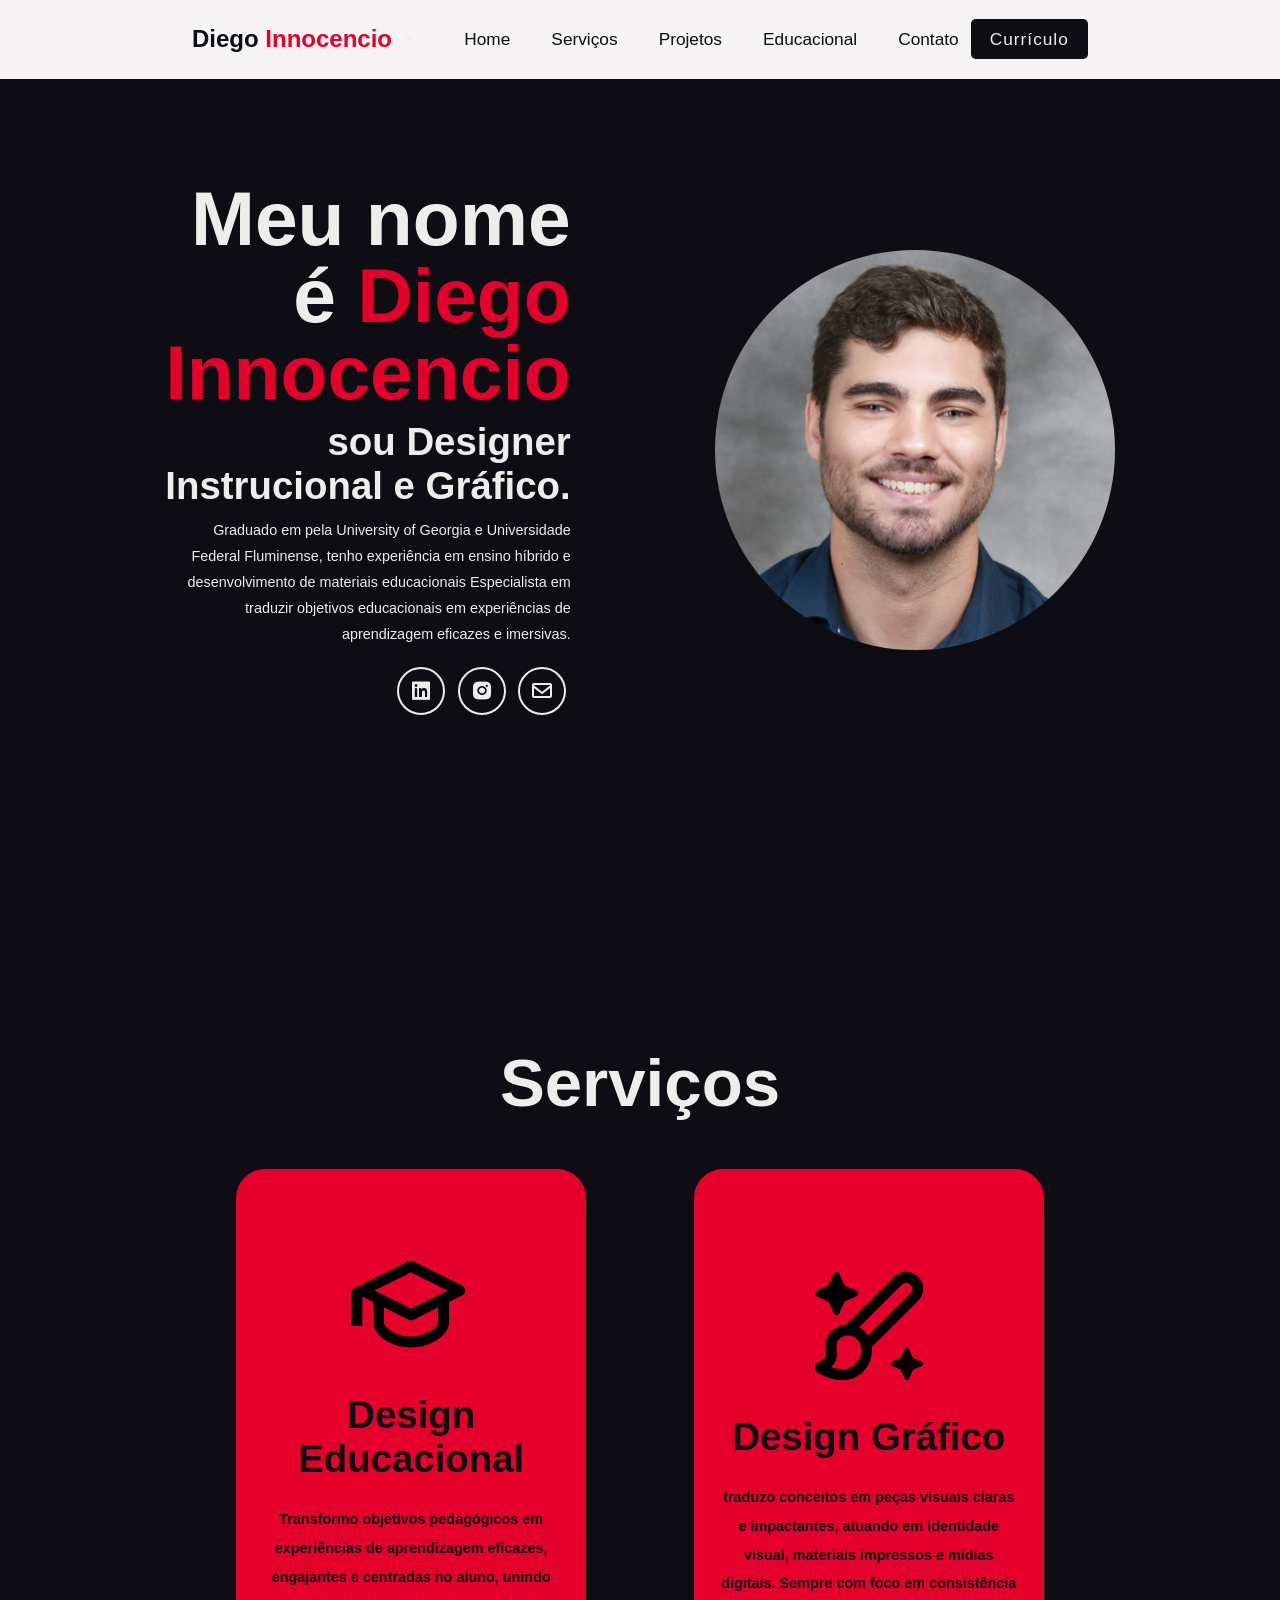
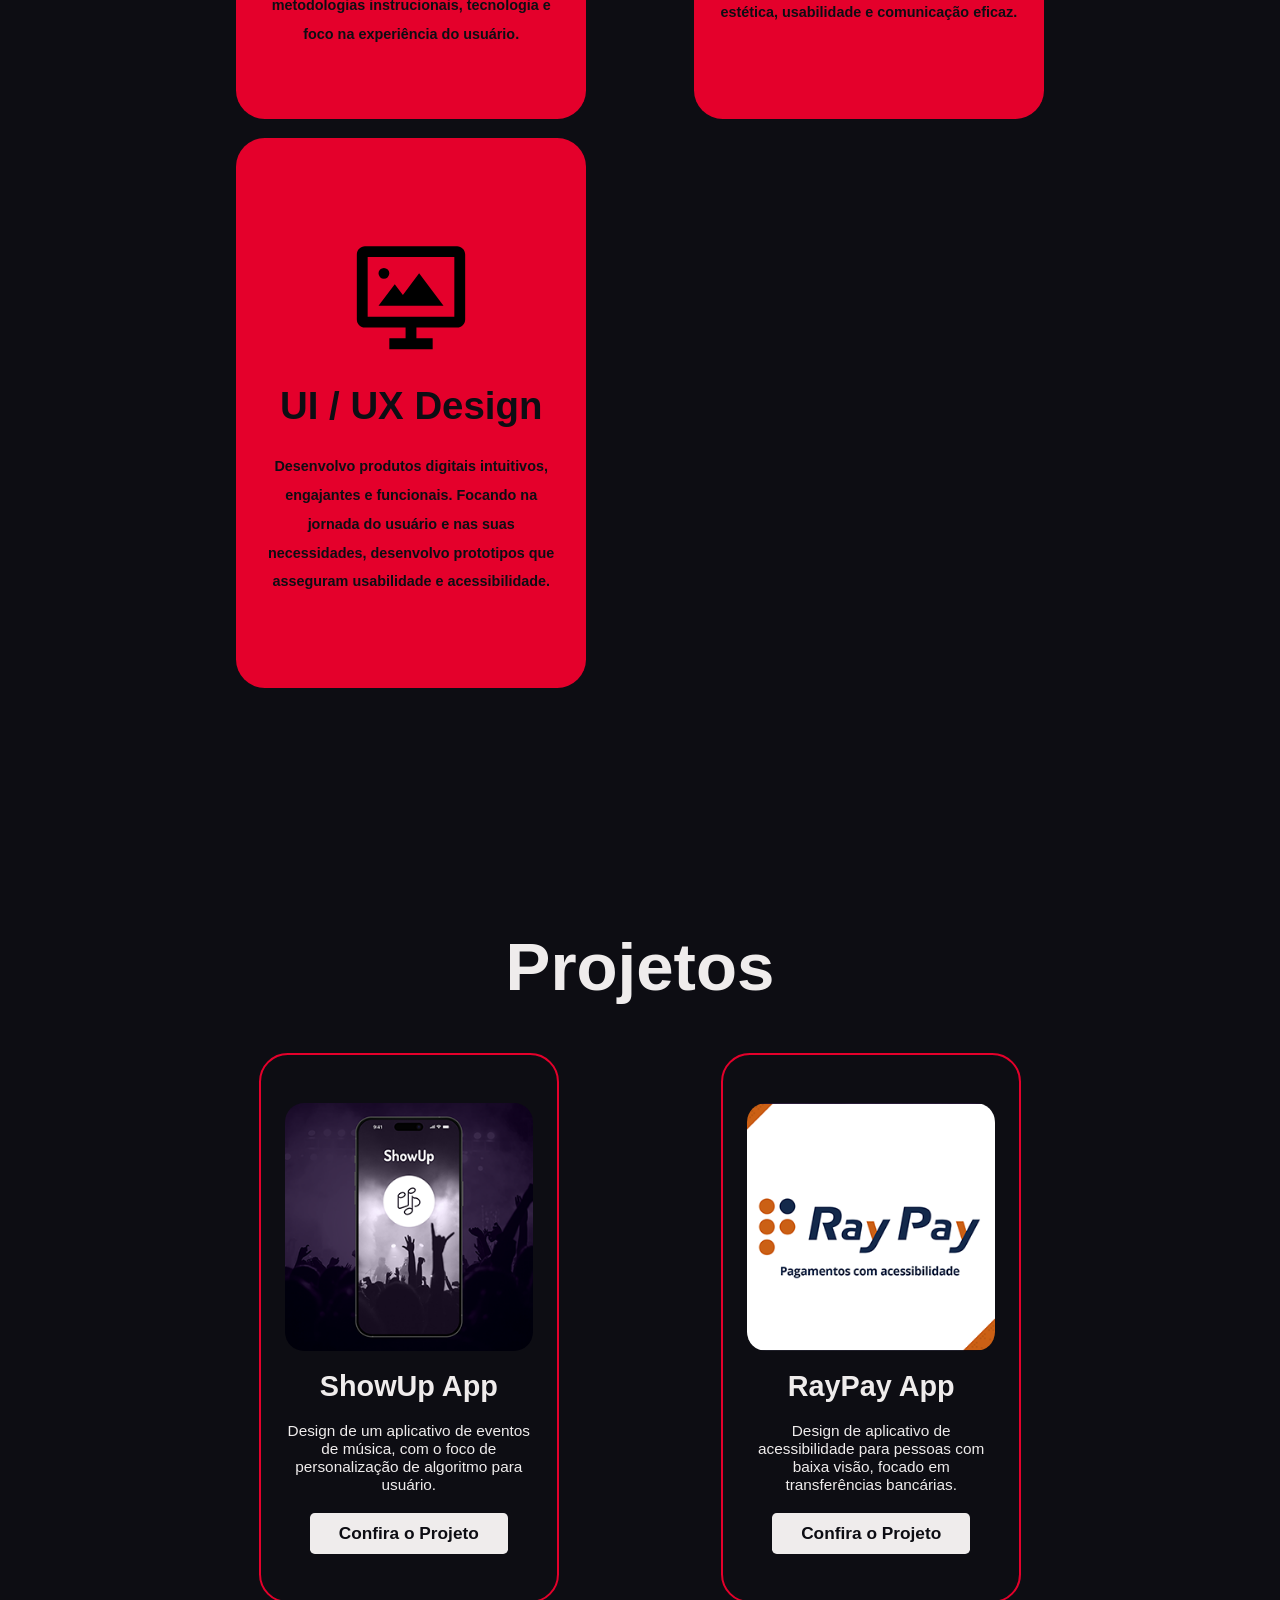
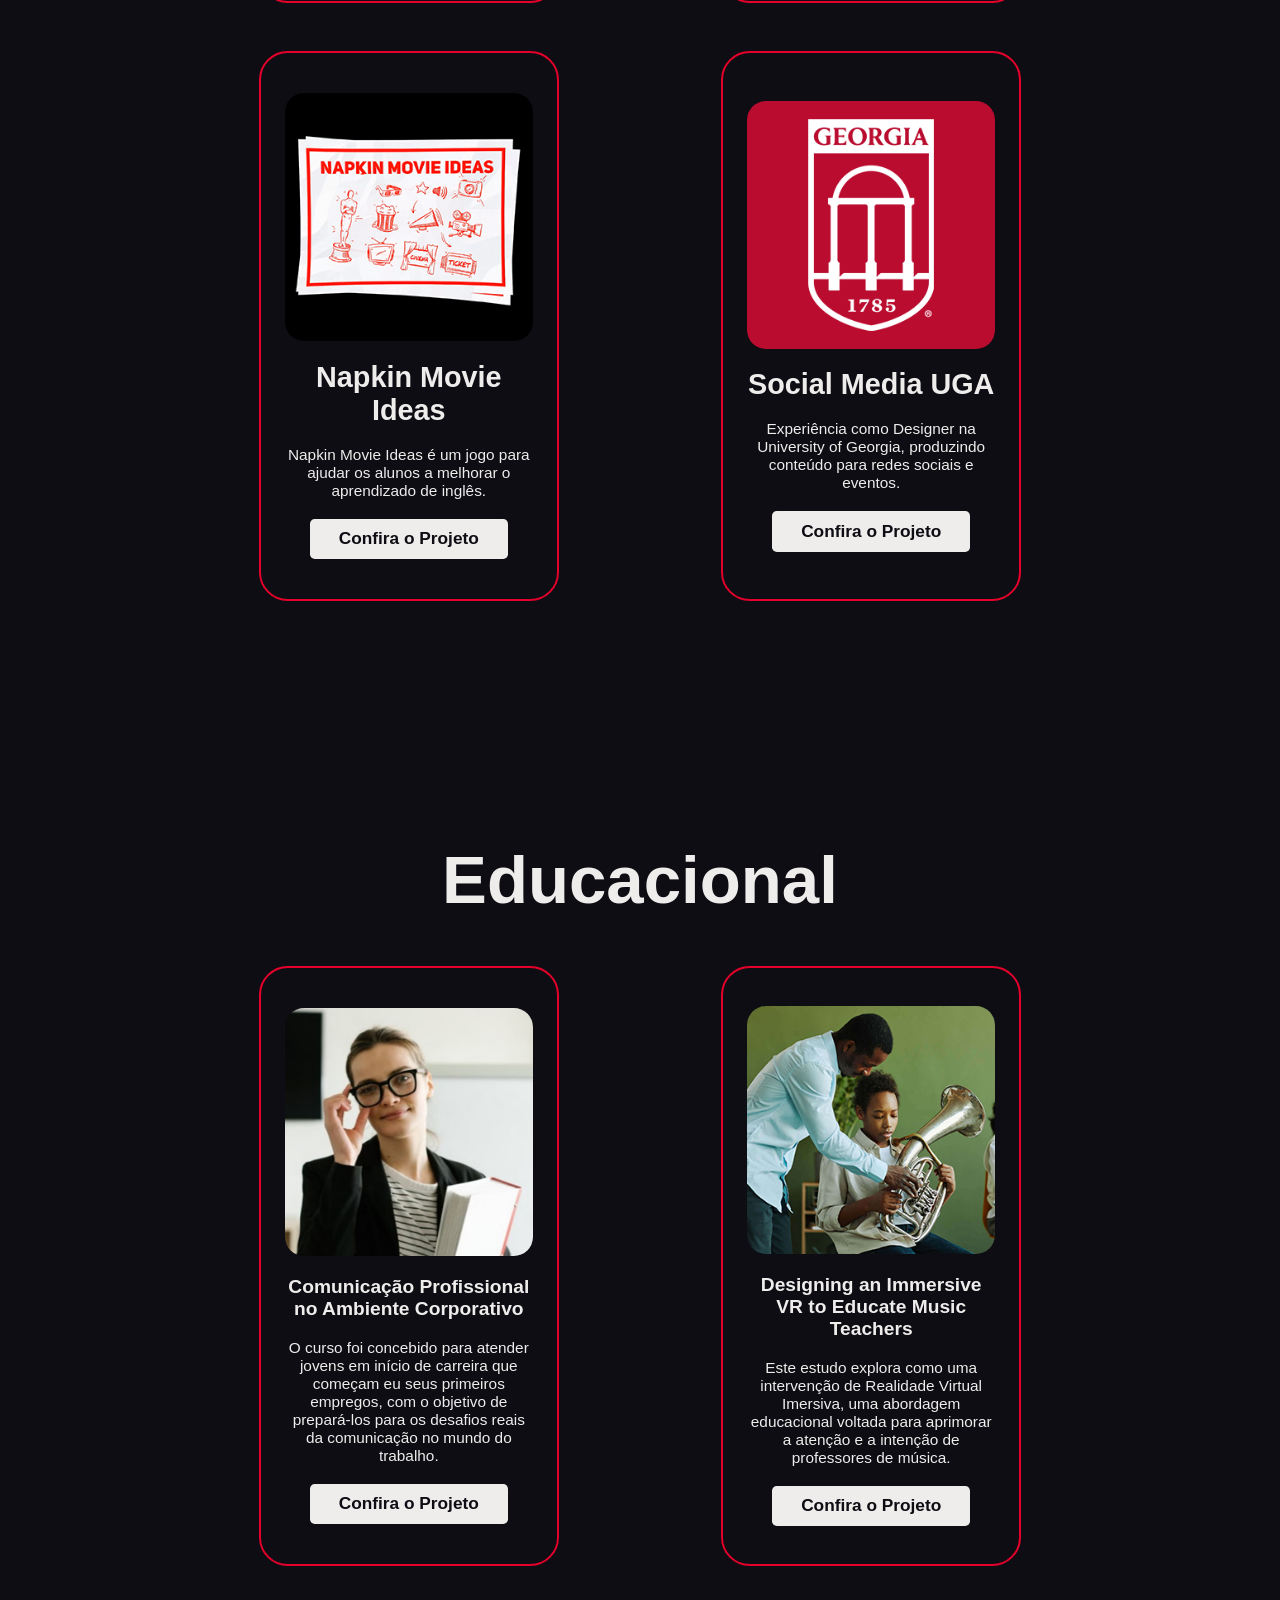
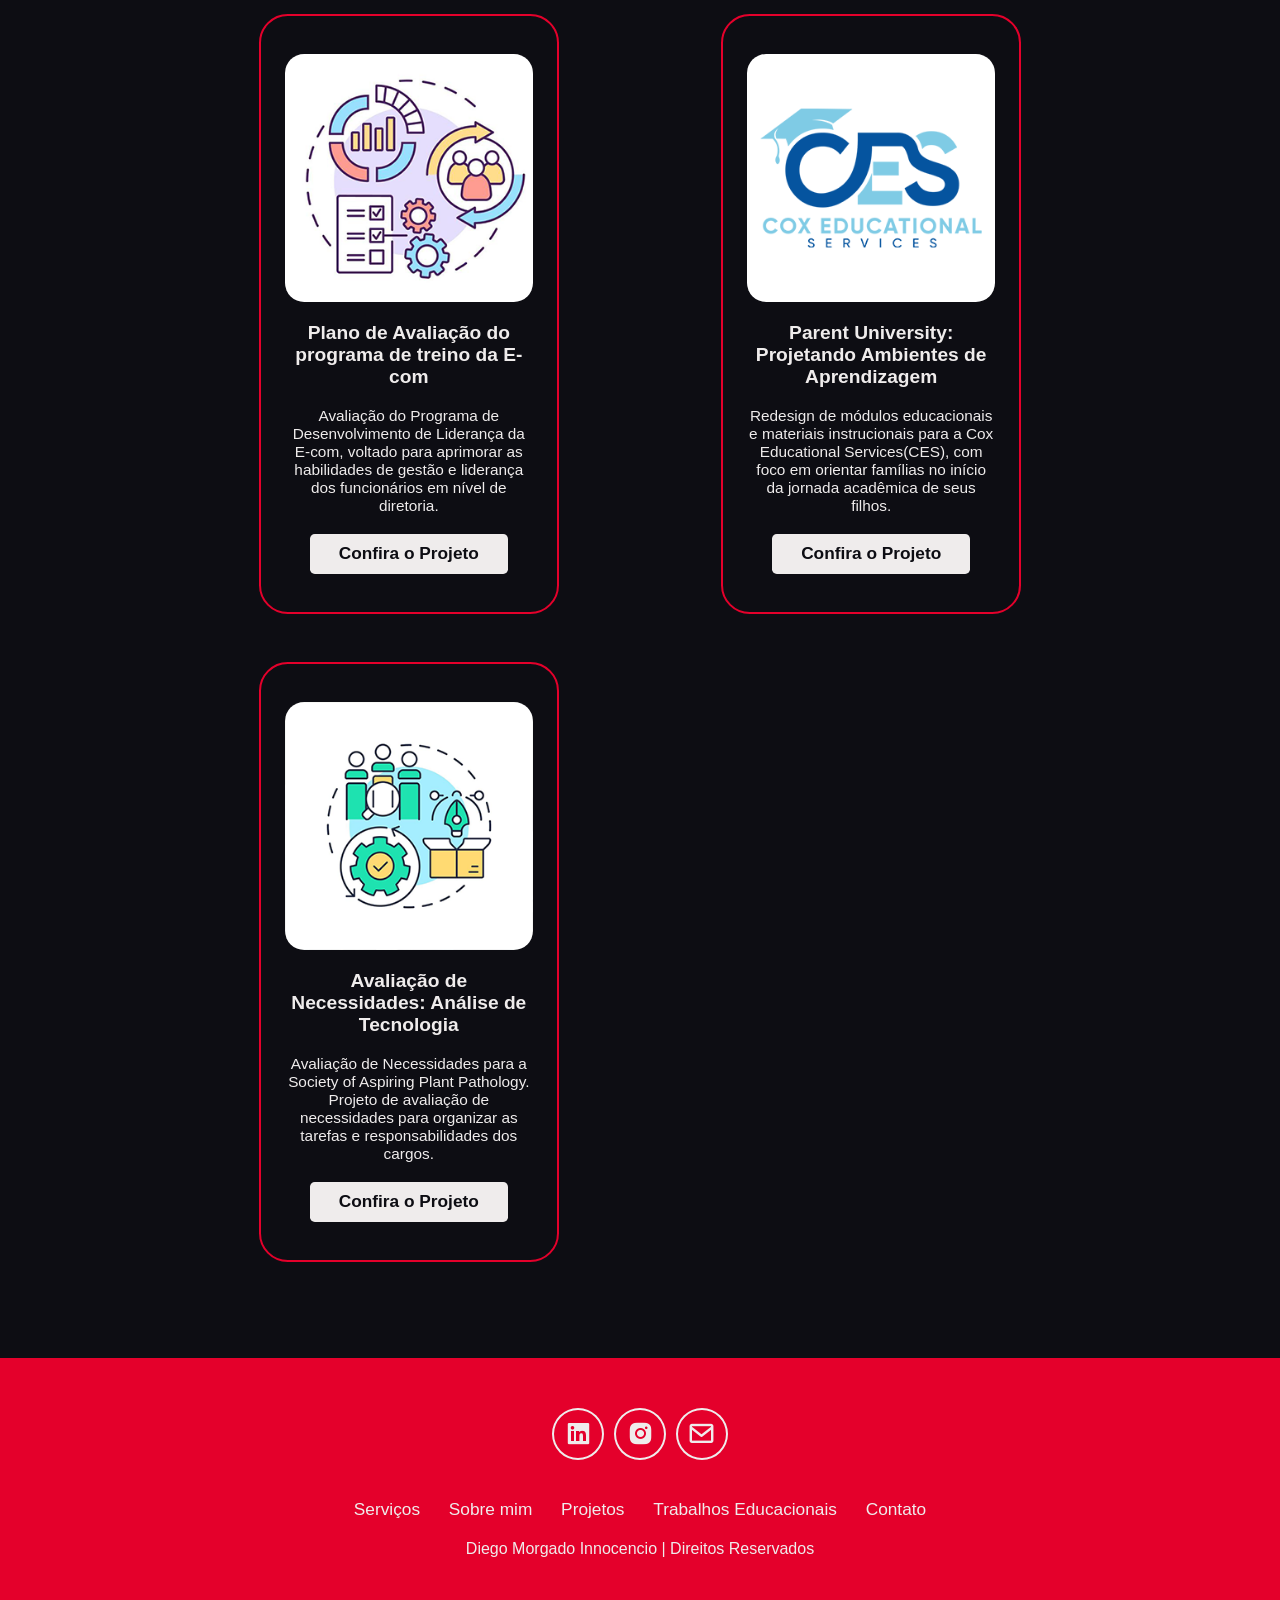
<file: index.html>
<!DOCTYPE html>
<html lang="en">
<head>
    <meta charset="UTF-8">
    <meta name="viewport" content="width=device-width, initial-scale=1.0">
    <title>Website portfolio</title>
    <link rel="stylesheet" href="portfolio stylus.css">
    <link href='https://unpkg.com/boxicons@2.1.4/css/boxicons.min.css' rel='stylesheet'>

</head>

<body>
    <header class="header">
        <a href="index.html" class="Logo">
            Diego <span>Innocencio</span>
        </a>

        <i class="bx bx-menu" id="menu-icon"></i>

        <nav class="navbar">
            <a href="#home">Home</a>
            <a href="#serviços">Serviços</a>
            <a href="#projetos">Projetos</a>
            <a href="#trabalhos-educacionais">Educacional</a>
            <a href="mailto:diinnocencio@gmail.com">Contato</a>
        </nav>

        <a href="Files/Designer educacional Diego Innocencio.pdf"
        class="Gradient-button" target="_blank" rel="noopener noreferrer">Currículo</a>

    </header>
    

    <section class="home" id="home">
        <div class="home-content">
            <div class="home-img"></div>
            <h1>Meu nome é <span>Diego Innocencio</span></h1>
            <h3>sou Designer Instrucional e Gráfico.</h3>
            <p> Graduado em pela University of Georgia e Universidade Federal Fluminense, tenho experiência em ensino híbrido e desenvolvimento de materiais educacionais Especialista em traduzir objetivos educacionais em experiências de aprendizagem eficazes e imersivas.</p>

            <div class="social-icons">

                    <a href="https://www.linkedin.com/in/diegomorgadoinnocencio/"  target="_blank" 
                        rel="noopener noreferrer"
                         aria-label="LinkedIn">
                        <i class="bx bxl-linkedin-square"></i>
                    </a>

                    <a href="https://www.instagram.com/diinnocencio/"  target="_blank" 
                        rel="noopener noreferrer"
                         aria-label="Instagram">
                        <i class="bx bxl-instagram-alt"></i>
                    </a>

                    <a href="mailto:diinnocencio@gmail.com" aria-label="Email">
                        <i class="bx bx-envelope"></i>
                    </a>
                                
            </div>
        </div>

        <div class="home-img">
            <img src="foto portfolio.jpg" alt="Foto Diego Innocencio">
        </div>

    </section>

    <section class="serviços" id="serviços">
        <h2 class="heading">Serviços</h2>
        <div class="serviços-container">

            <div class="serviços-box">
                <div class="serviços-info">
                    <img src="icons/education.svg" alt="">
                    <h4>Design Educacional</h4>
                    <p> Transformo objetivos pedagógicos em experiências de aprendizagem eficazes, engajantes e centradas no aluno, unindo metodologias instrucionais, tecnologia e foco na experiência do usuário.</p>
                </div>
            </div>

            <div class="serviços-box">
                <div class="serviços-info">
                    <img src="icons/brush-sparkles.svg" alt="" class="serviços-info-icon">
                    <h4>Design Gráfico</h4>
                    <p>traduzo conceitos em peças visuais claras e impactantes, atuando em identidade visual, materiais impressos e mídias digitais. Sempre com foco em consistência estética, usabilidade e comunicação eficaz.</p>
                </div>
            </div>

            <div class="serviços-box">
                <div class="serviços-info">
                    <img src="icons/monitor-wallpaper.svg" alt="">
                    <h4>UI / UX Design</h4>
                    <p>Desenvolvo produtos digitais intuitivos, engajantes e funcionais. Focando na jornada do usuário e nas suas necessidades, desenvolvo prototipos que asseguram usabilidade e acessibilidade.</p>
                </div>
            </div>
        </div>
    </section>

    <section class="projetos" id="projetos">
        <h2 class="heading">Projetos</h2>

        <div class="projetos-box">
            <div class="projetos-card">
                <img src="Projeto/projeto_01_showup/icon_Showup.png" alt="">
                <h3>ShowUp App</h3>
                <p> Design de um aplicativo de eventos de música, com o foco de personalização de algoritmo para usuário.</p>
                <a href="Projeto_Showup.html" class="button">Confira o Projeto</a>
            </div>

            <div class="projetos-card">
                <img src="Projeto/projeto_Raypay/icon_Raypay.png" alt="">
                <h3>RayPay App</h3>
                <p> Design de aplicativo de acessibilidade para pessoas com baixa visão, focado em transferências bancárias. </p>
                <a href="Projeto_RayPay.html" class="button">Confira o Projeto</a>
            </div>

            <div class="projetos-card">
                <img src="Projeto/Projeto_NapkinMovieIdeas/icon_Napkin.png" alt="">
                <h3>Napkin Movie Ideas</h3>
                <p>Napkin Movie Ideas é um jogo para ajudar os alunos a melhorar o aprendizado de inglês.</p>
                <a href="Projeto_NapkinMovieIdeas.html" class="button">Confira o Projeto</a>
            </div>

            <div class="projetos-card">
                <img src="Projeto/Projeto_UGA/icon_UGA.png" alt="">
                <h3>Social Media UGA</h3>
                <p> Experiência como Designer na University of Georgia, produzindo conteúdo para redes sociais e eventos.</p>
                <a href="Projeto_UGA.html" class="button">Confira o Projeto</a>
            </div>
            
        </div>
    </section>

    
    <section class="trabalhos-educacionais" id="trabalhos-educacionais">
        <h2 class="heading">Educacional</h2>

        
        <div class="trabalhos-educacionais-box">
            <div class="trabalhos-educacionais-card">
                <img src="trabalhos-educacionais/Trabalho_Moodle/icon_Moodle.png" alt="">
                <h3>Comunicação Profissional no Ambiente Corporativo</h3>
                <p>O curso foi concebido para atender jovens em início de carreira que começam eu seus primeiros empregos, com o objetivo de prepará-los para os desafios reais da comunicação no mundo do trabalho.</p>
                <a href="Trabalho_Moodle.html" class="button">Confira o Projeto</a>
            </div>

            <div class="trabalhos-educacionais-card">
                <img src="trabalhos-educacionais/Trabalho_AERA/icon_AERA.png" alt="">
                <h3>Designing an Immersive VR to Educate Music Teachers</h3>
                <p>Este estudo explora como uma intervenção de Realidade Virtual Imersiva, uma abordagem educacional voltada para aprimorar a atenção e a intenção de professores de música.</p>
                <a href="Trabalho_Aera.html" class="button">Confira o Projeto</a>
            </div>

            <div class="trabalhos-educacionais-card">
                <img src="trabalhos-educacionais/Trabalho_Plano_de_Avaliação/icon_Plano_de_Avaliacao.png" alt="">
                <h3>Plano de Avaliação do programa de treino da E-com</h3>
                <p> Avaliação do Programa de Desenvolvimento de Liderança da E-com, voltado para aprimorar as habilidades de gestão e liderança dos funcionários em nível de diretoria.</p>
                <a href="Trabalho_Plano_de_Avaliacao.html" class="button">Confira o Projeto</a>
            </div>

            <div class="trabalhos-educacionais-card">
                <img src="trabalhos-educacionais/Trabalho_Parent University/icon_Parent_University.png" alt="">
                <h3>Parent University: Projetando Ambientes de Aprendizagem</h3>
                <p> Redesign de módulos educacionais e materiais instrucionais para a Cox Educational Services(CES), com foco em orientar famílias no início da jornada acadêmica de seus filhos.</p>
                <a href="Trabalho_Parent_University.html" class="button">Confira o Projeto</a>
            </div>

            <div class="trabalhos-educacionais-card">
                <img src="trabalhos-educacionais/Trabalho_Avaliação_Necessidades/icon_Avaliacao_Necessidades.png" alt="">
                <h3>Avaliação de Necessidades: Análise de Tecnologia</h3>
                <p> Avaliação de Necessidades para a Society of Aspiring Plant Pathology. Projeto de avaliação de necessidades para organizar as tarefas e responsabilidades dos cargos.</p>
                <a href="Trabalho_Avaliação_Necessidades.html" class="button">Confira o Projeto</a>
            </div>
           
        </div>
    </section>

      
        <footer class="footer">

             <div class="social-icons">

                <div class="social-icons">
                    <a href="https://www.linkedin.com/in/diegomorgadoinnocencio/"  target="_blank" 
                        rel="noopener noreferrer"
                         aria-label="LinkedIn">
                        <i class="bx bxl-linkedin-square"></i>
                    </a>

                    <a href="https://www.instagram.com/diinnocencio/"  target="_blank" 
                        rel="noopener noreferrer"
                         aria-label="Instagram">
                        <i class="bx bxl-instagram-alt"></i>
                    </a>

                    <a href="mailto:diinnocencio@gmail.com" aria-label="Email">
                        <i class="bx bx-envelope"></i>
                    </a>
                 </div> 
            </div> 

            <ul class="list">

                <li>
                    <a href="#serviços">Serviços</a>
                </li>

                <li>
                    <a href="#sobre">Sobre mim</a>
                </li>

                <li>
                    <a href="#projetos">Projetos</a>
                </li>

                <li>
                    <a href="#trabalhos-educacionais">Trabalhos Educacionais</a>
                </li>

                <li>
                    <a href="mailto:diinnocencio@gmail.com">Contato</a>
                </li>
            </ul>

            <p class="copyright">
                Diego Morgado Innocencio | Direitos Reservados
            </p>
            
        </footer>

</body>
</html>
</file>
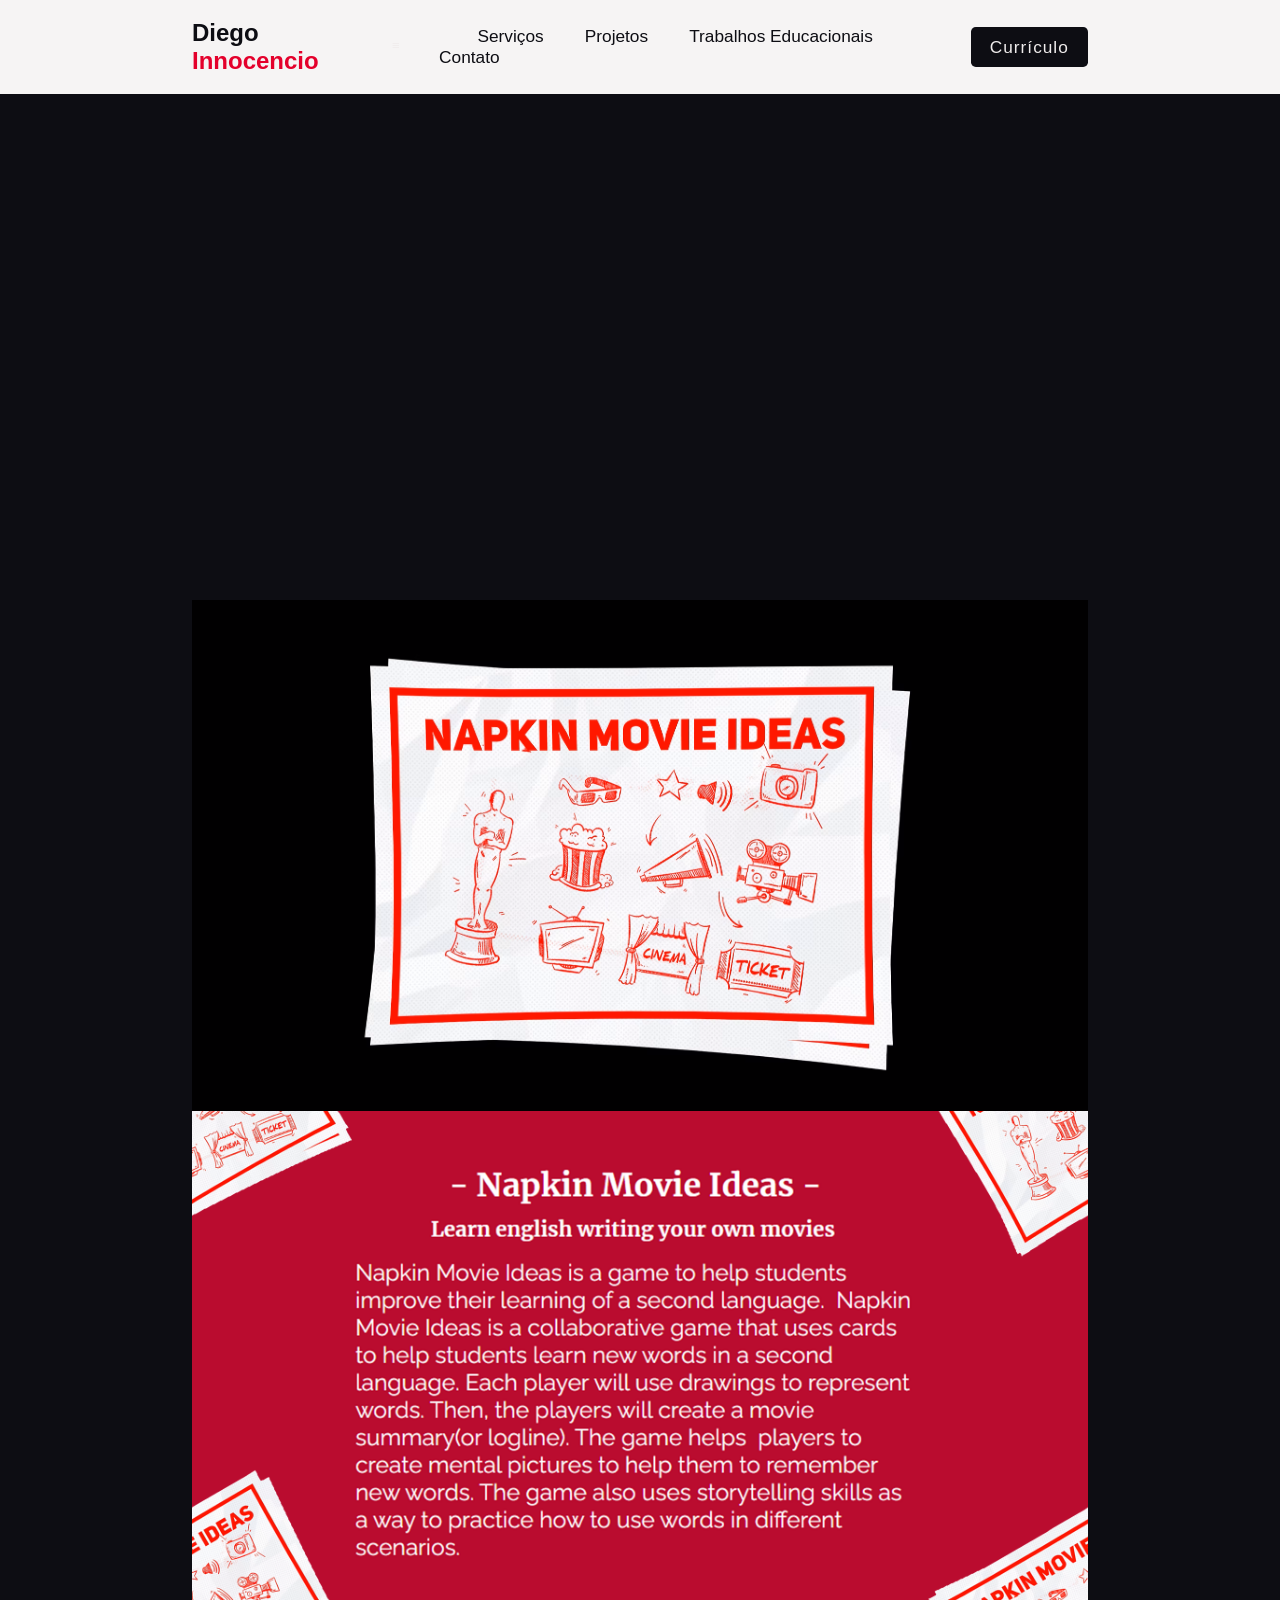
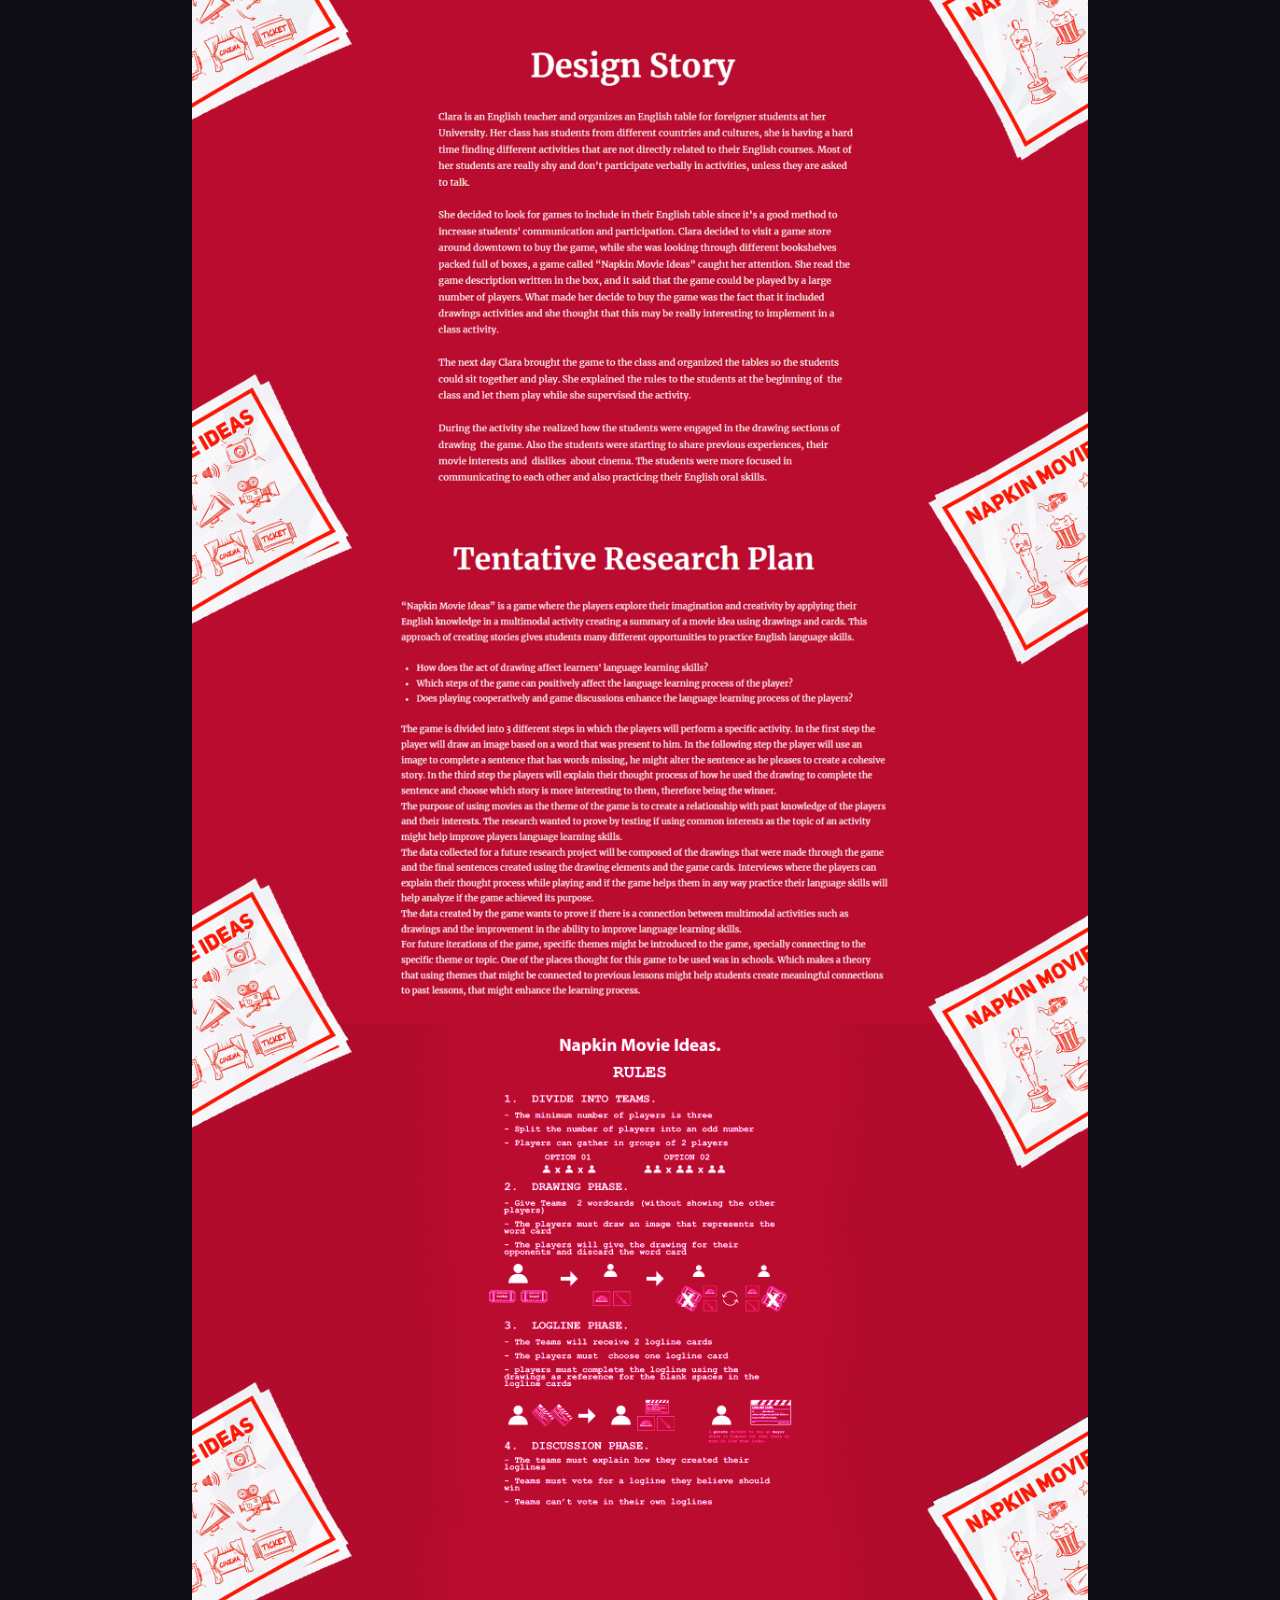
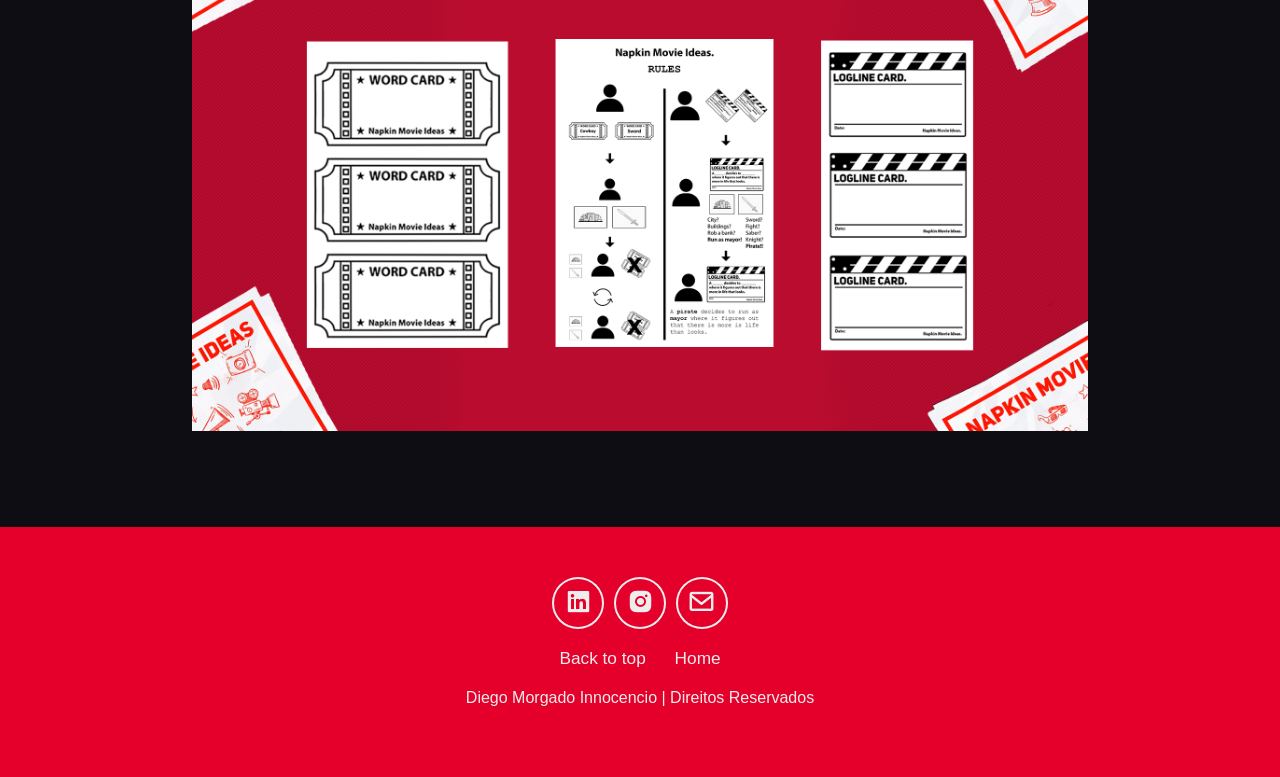
<file: Projeto_NapkinMovieIdeas.html>
<!DOCTYPE html>
<html lang="en">
<head>
    <meta charset="UTF-8">
    <meta name="viewport" content="width=device-width, initial-scale=1.0">
    <title>Projeto_NapkinMovieIdeas</title>
    <link rel="stylesheet" href="portfolio stylus.css">
    <link href='https://unpkg.com/boxicons@2.1.4/css/boxicons.min.css' rel='stylesheet'>

</head>


<body>
        <header class="header">
                <a href="index.html" class="Logo">
                    Diego <span>Innocencio</span> 
                </a>

                <i class="bx bx-menu" id="menu-icon"></i>  

                <Nav class="navbar">
                    <a href="index.html"</a>
                    <a href="index.html#serviços">Serviços</a>
                    <a href="index.html#projetos">Projetos</a>
                    <a href="index.html#trabalhos-educacionais">Trabalhos Educacionais</a>
                    <a href="index.html#contato">Contato</a>
                </Nav>

                <a href="Files/Designer educacional Diego Innocencio.pdf"
                class="Gradient-button" target="_blank"    rel="noopener noreferrer">Currículo</a>
        </header>
        


        <section class="projeto-pagina" id="projeto-pagina">
            <div class="projeto-pagina-content"> 

                <div class="projeto-pagina-video-youtube">
                    <iframe src="https://www.youtube.com/embed/rOT16axRgBo?si=NulOsCW_kMMIWjmb" title="YouTube video player" frameborder="0" allow="accelerometer; autoplay; clipboard-write; encrypted-media; gyroscope; picture-in-picture; web-share" referrerpolicy="strict-origin-when-cross-origin" allowfullscreen></iframe>
                </div>

                <div class="projeto-pagina-img">
                    <img src="Projeto/Projeto_NapkinMovieIdeas/01.png" alt="Foto Diego Innocencio">
                </div>

                <div class="projeto-pagina-img">
                    <img src="Projeto/Projeto_NapkinMovieIdeas/02.png" alt="Foto Diego Innocencio">
                </div>

                <div class="projeto-pagina-img">
                    <img src="Projeto/Projeto_NapkinMovieIdeas/03.png" alt="Foto Diego Innocencio">
                </div>

                <div class="projeto-pagina-img">
                    <img src="Projeto/Projeto_NapkinMovieIdeas/04.png" alt="Foto Diego Innocencio">
                </div>

                <div class="projeto-pagina-img">
                    <img src="Projeto/Projeto_NapkinMovieIdeas/05.png" alt="Foto Diego Innocencio">
                </div>

                <div class="projeto-pagina-img">
                    <img src="Projeto/Projeto_NapkinMovieIdeas/06.png" alt="Foto Diego Innocencio">
                </div>

            </div>
        </section>


            <footer class="footer">

                <div class="social-icons">

                    <a href="http://#">
                        <i class="bx bxl-linkedin-square"></i>
                    </a>

                    <a href="http://#">
                        <i class="bx bxl-instagram-alt"></i>
                    </a>

                    <a href="mailto:diinnocencio@gmail.com" aria-label="Email">
                        <i class="bx bx-envelope"></i>
                    </a>
                </div> 

                <ul class="list">

                    <li>
                        <a href="#projeto-pagina">Back to top</a>
                    </li>

                    <li>
                        <a href="index.html">Home</a>
                    </li>
                </ul>

                <p class="copyright">
                    Diego Morgado Innocencio | Direitos Reservados
                </p> 
            </footer>

    
</body>
</html>
</file>
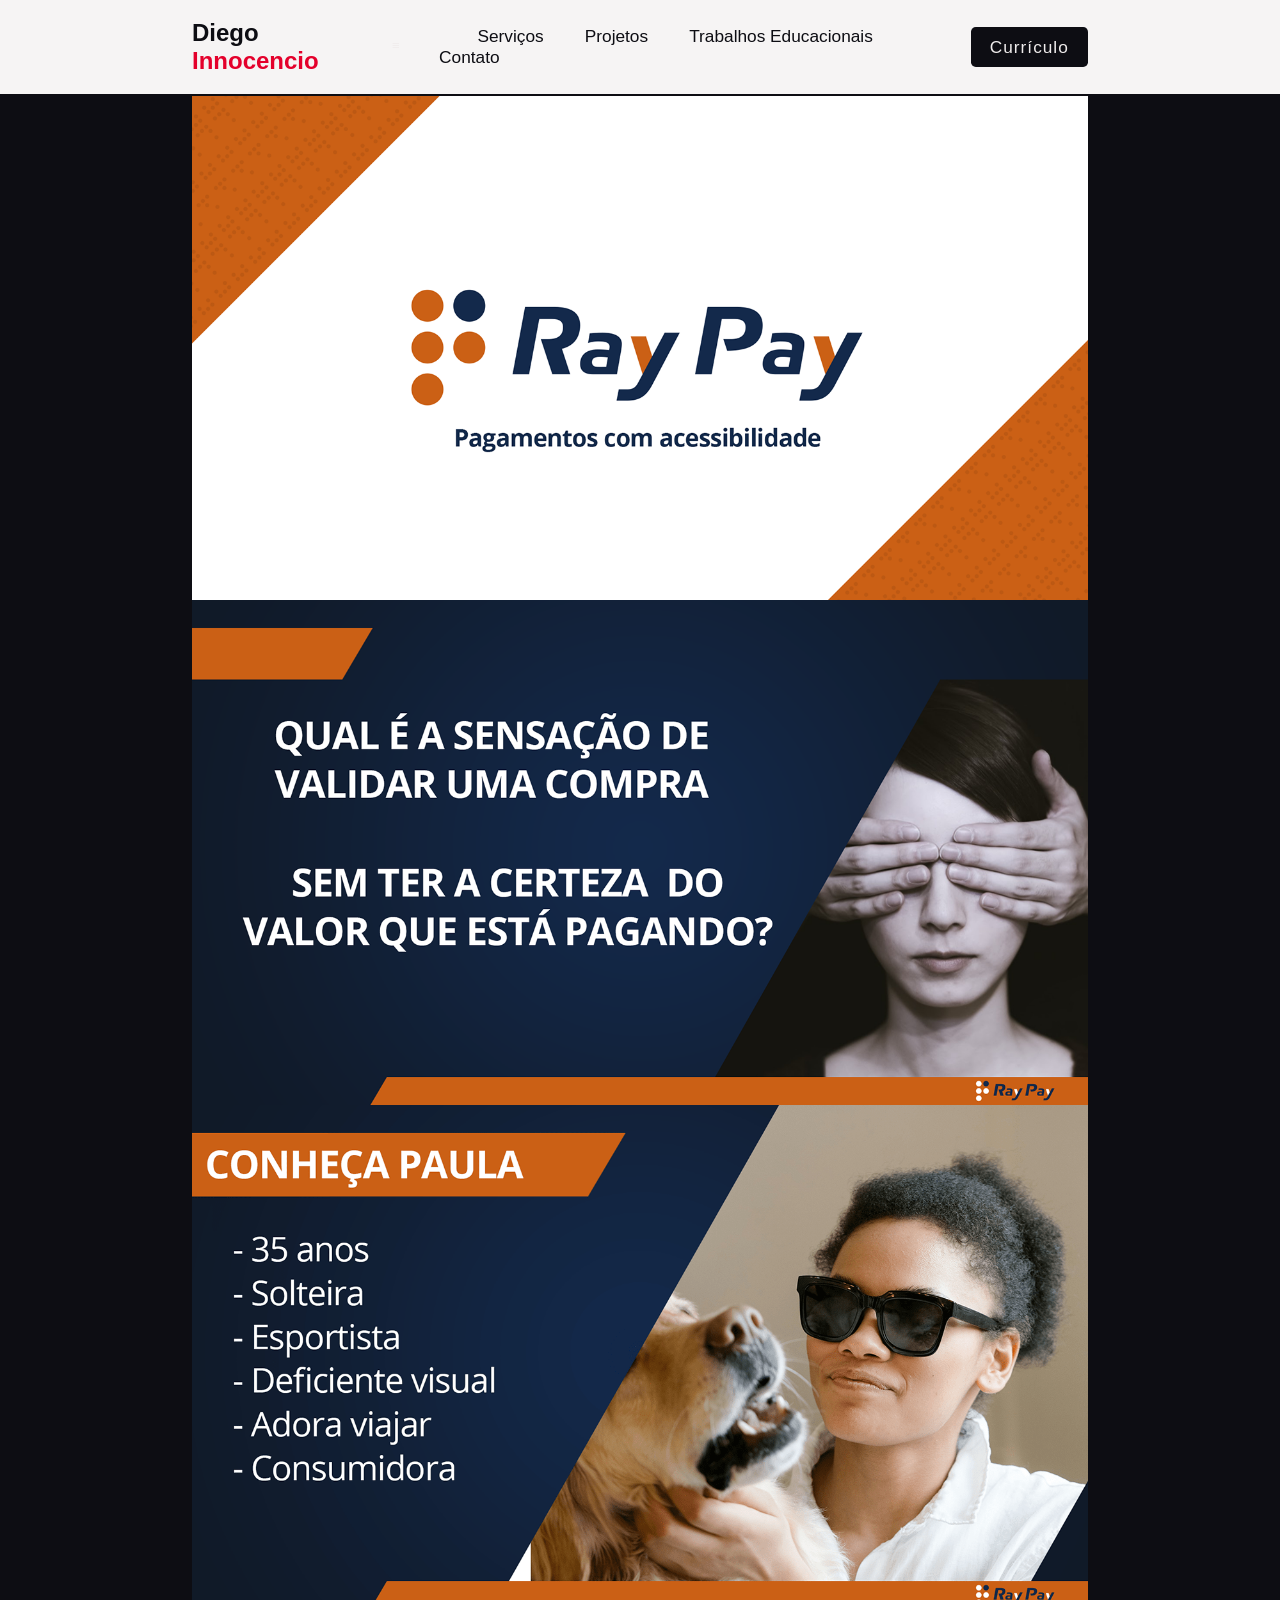
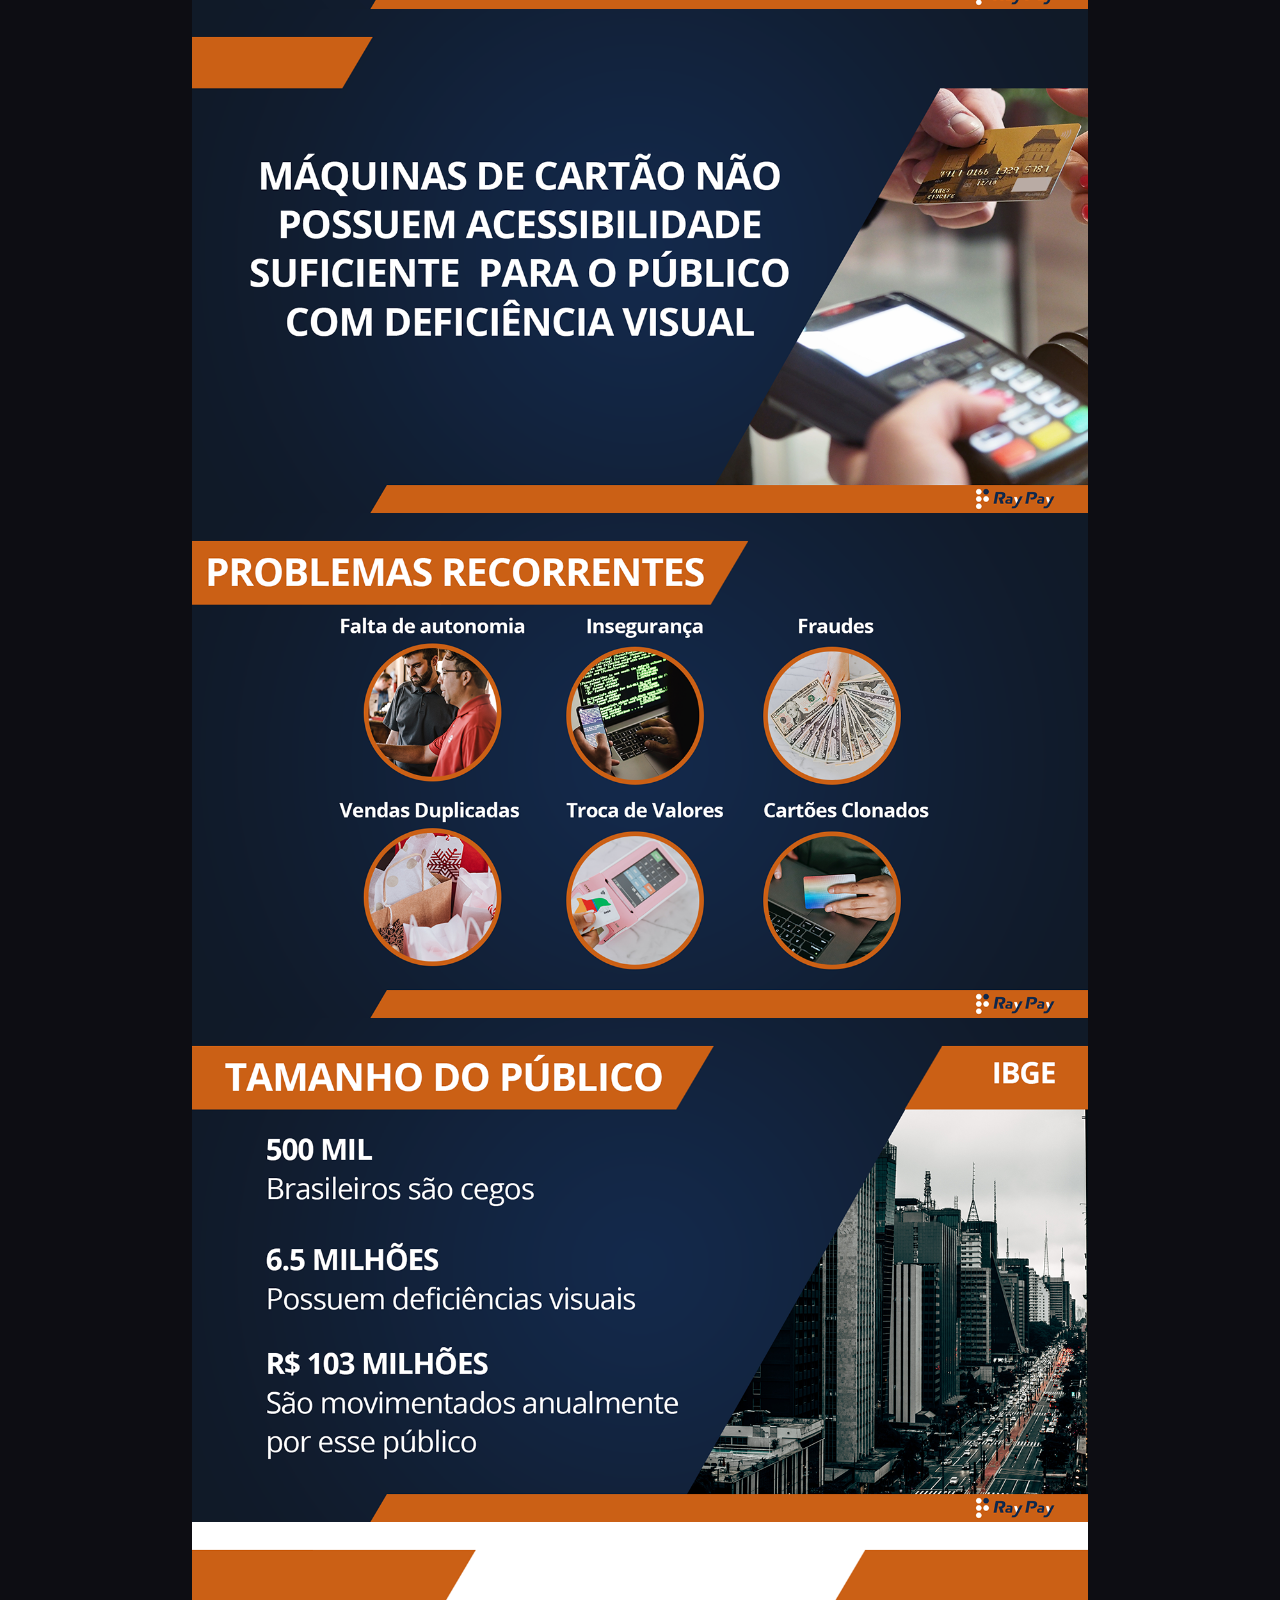
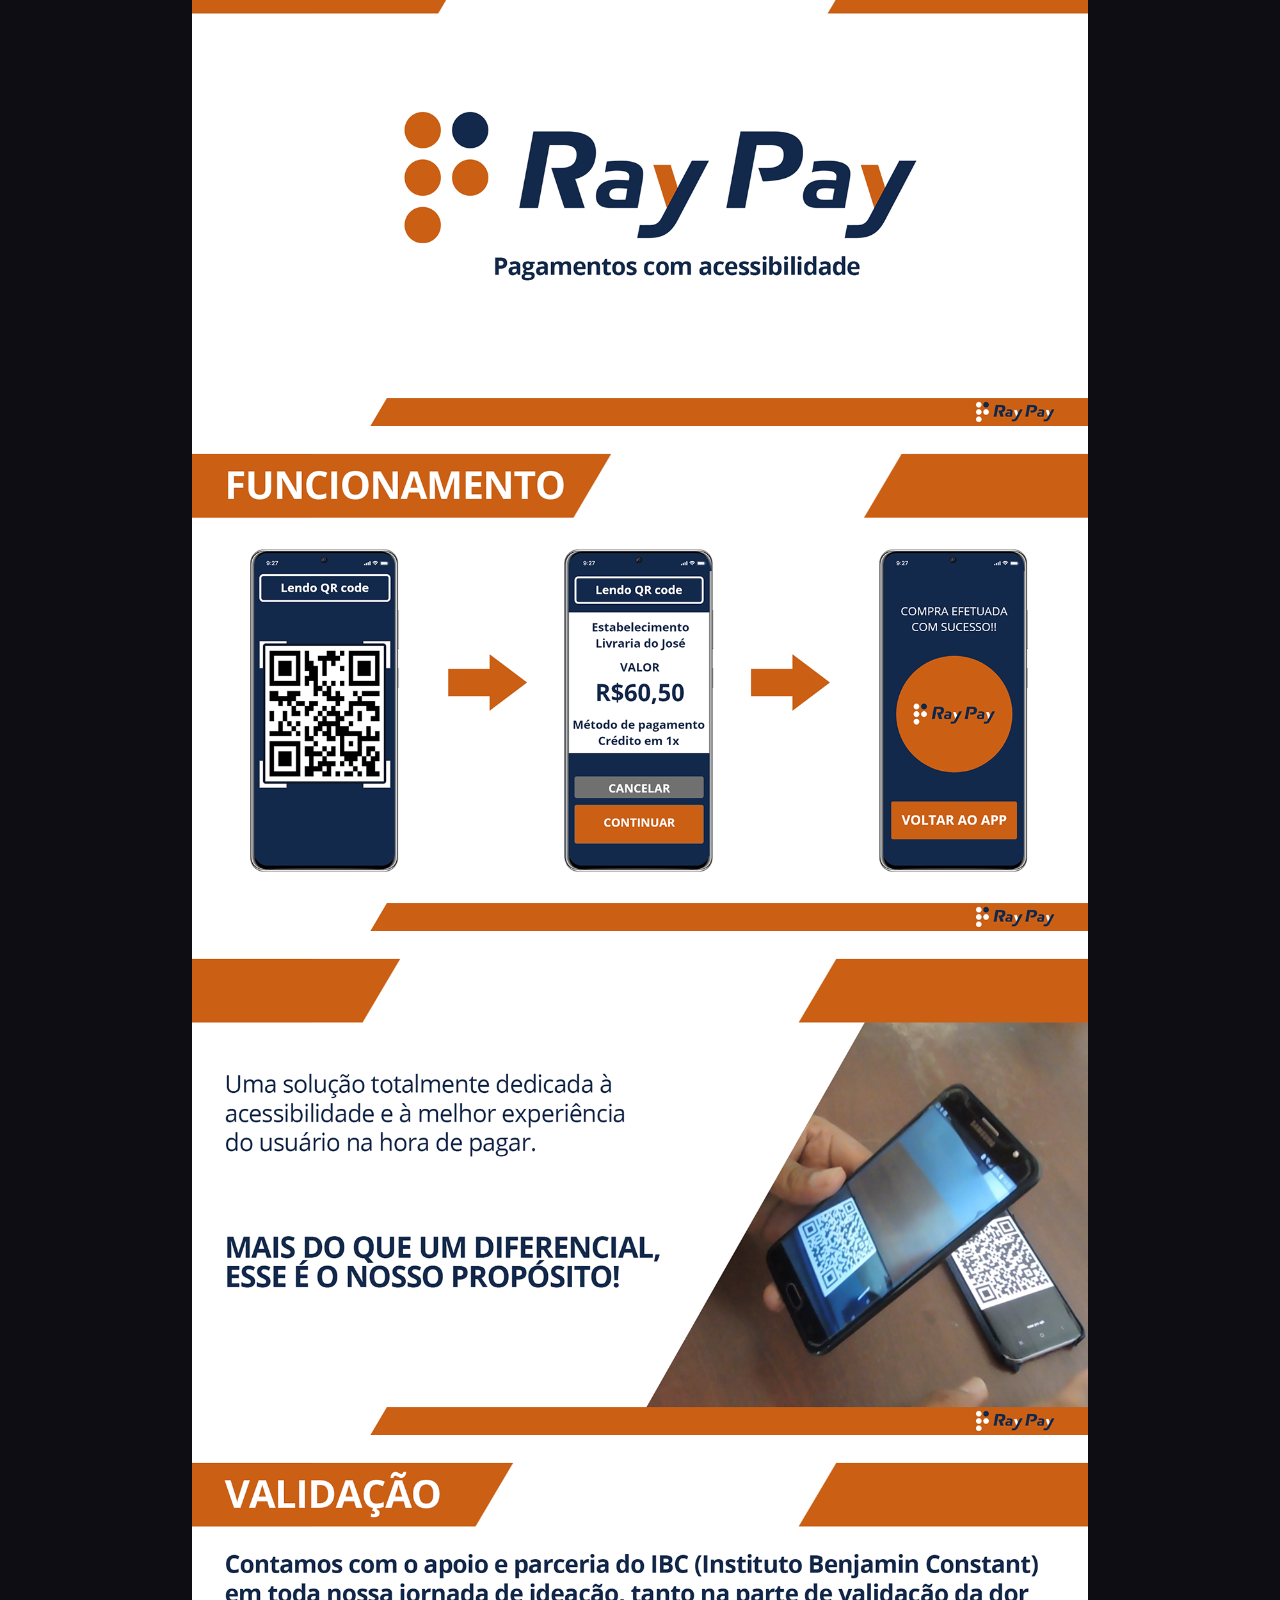
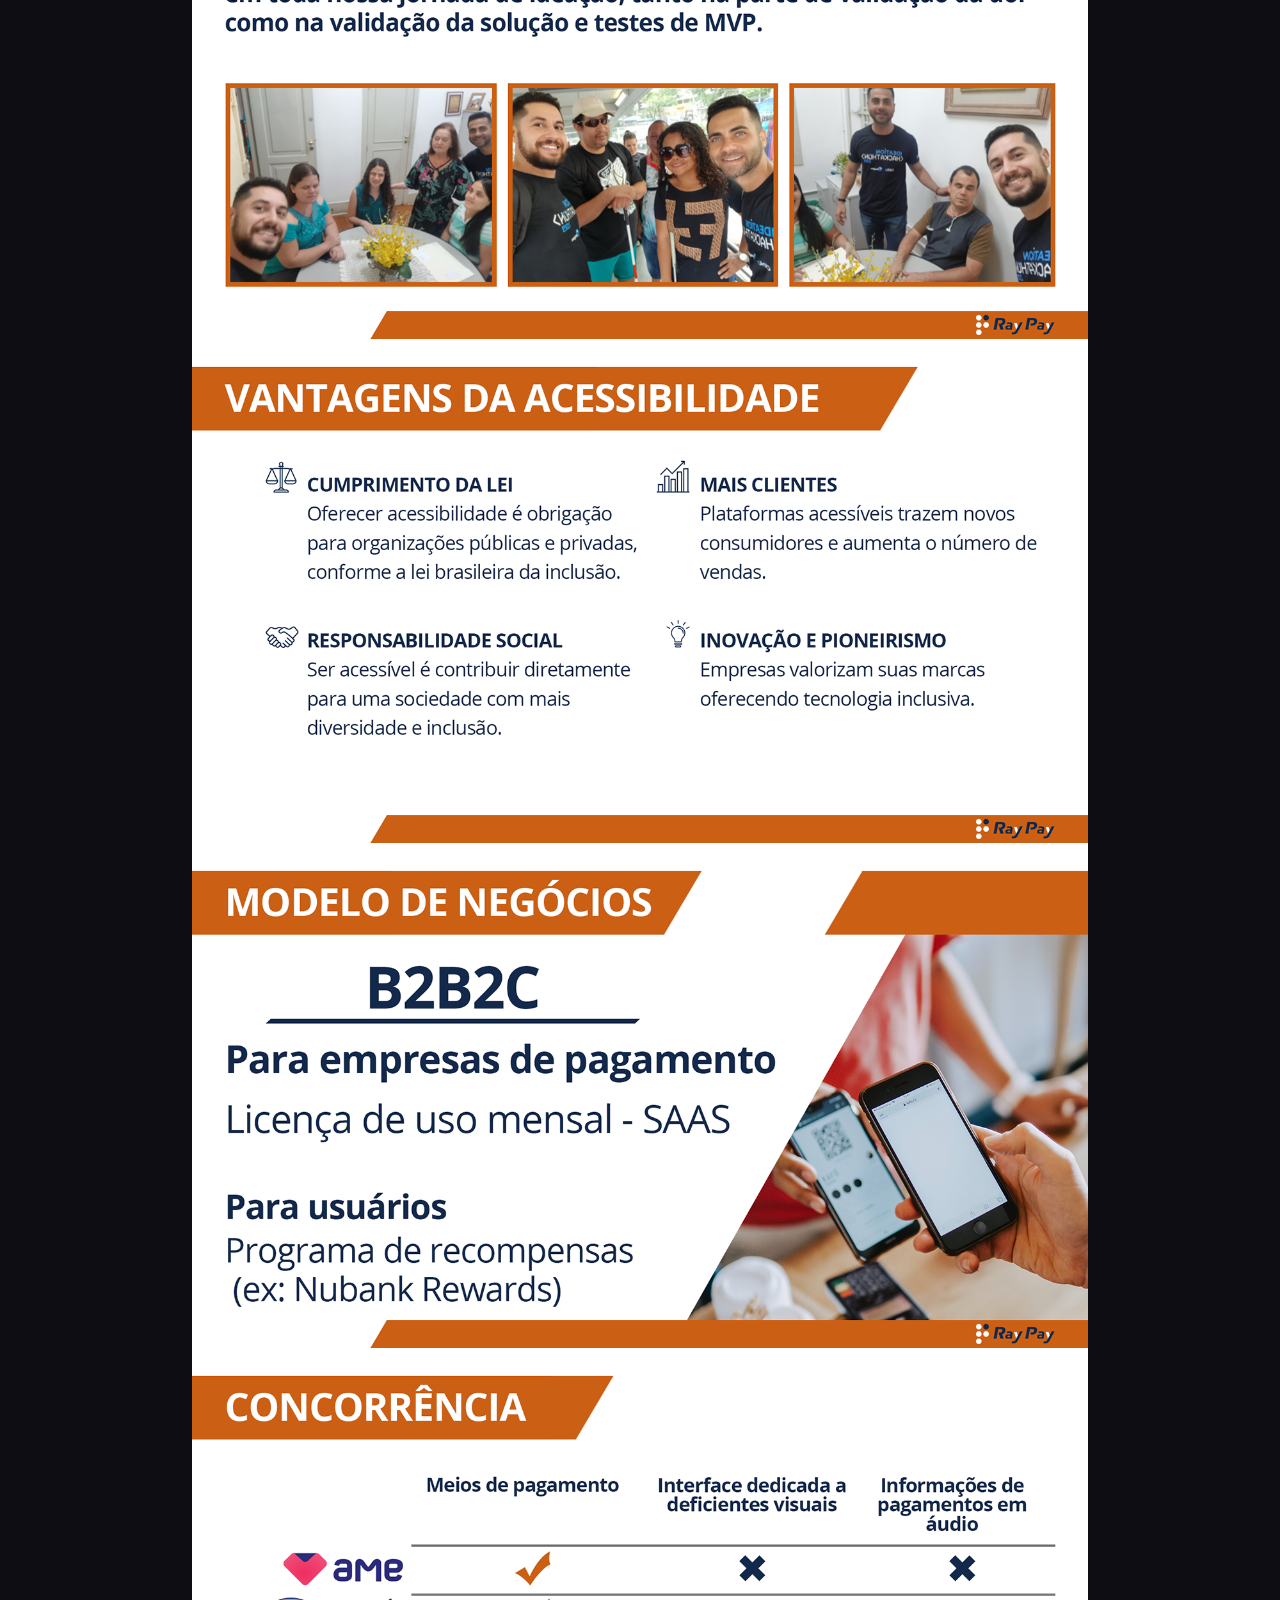
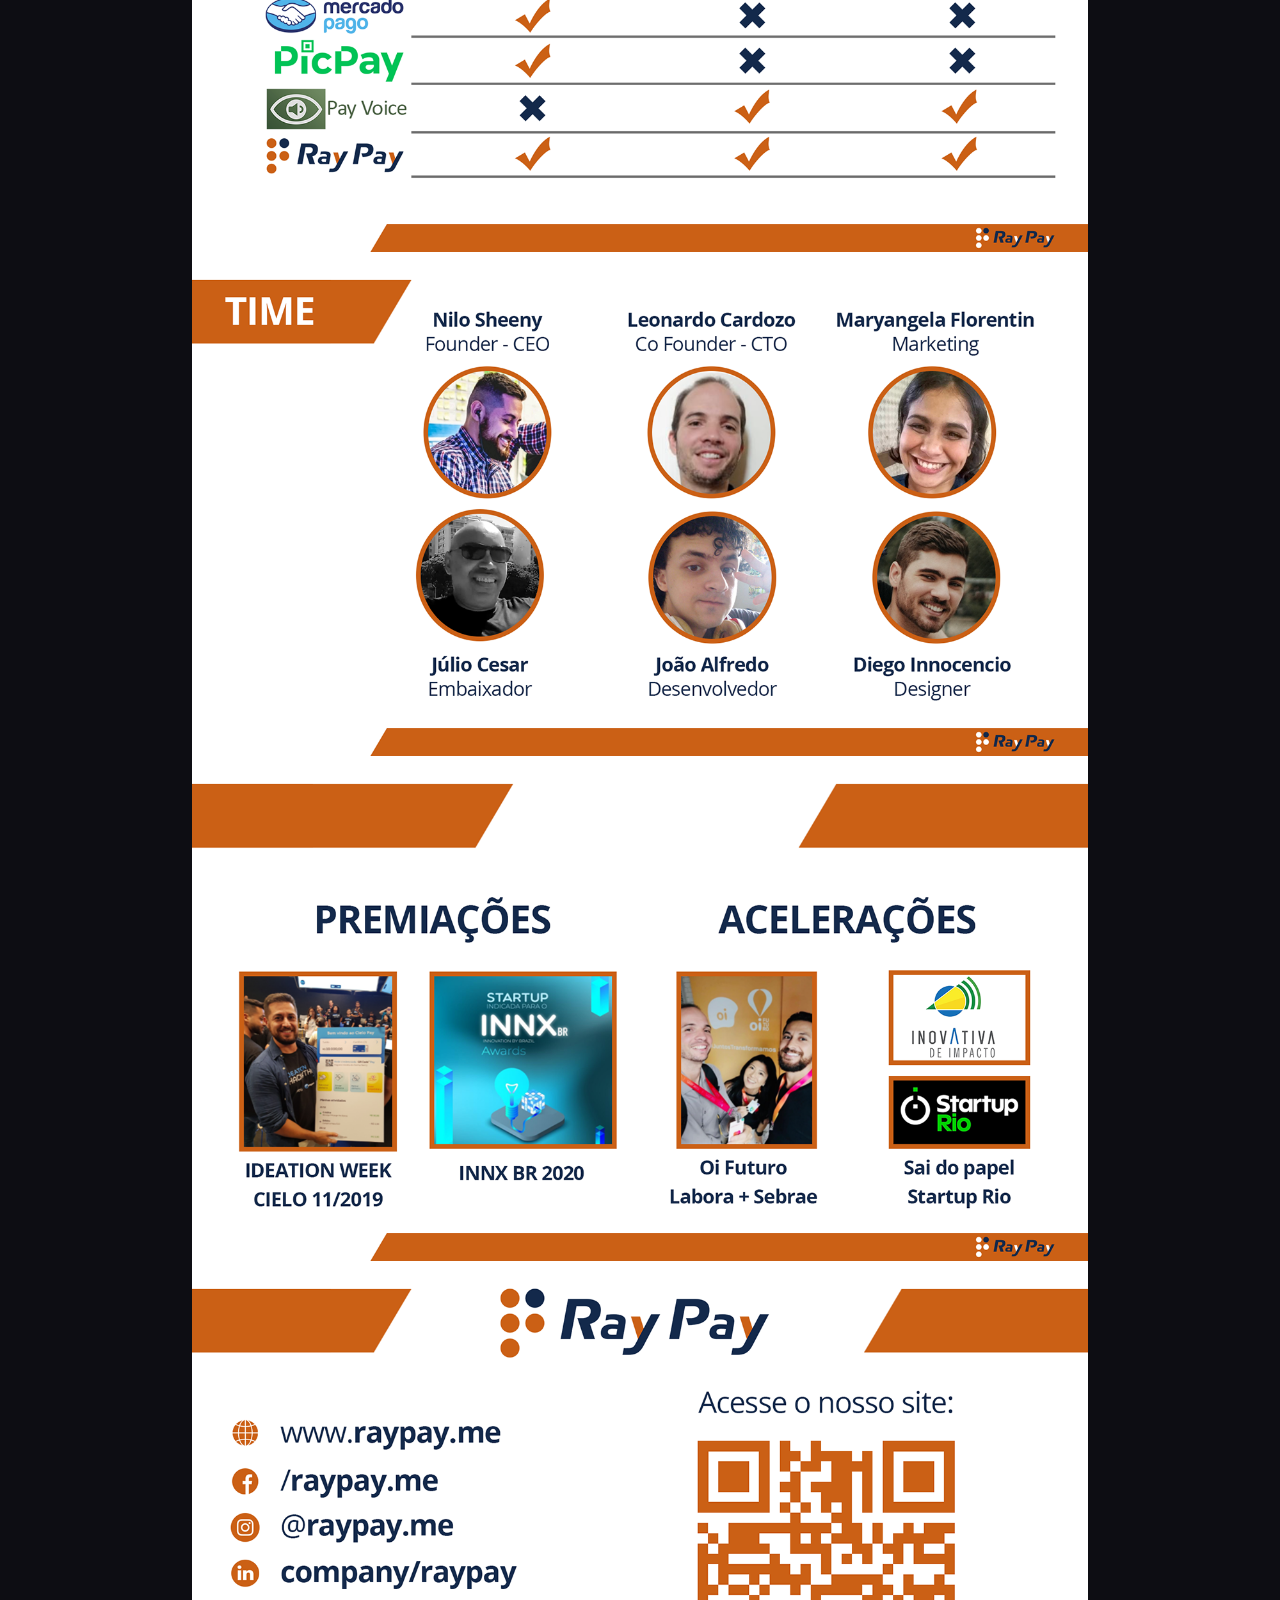
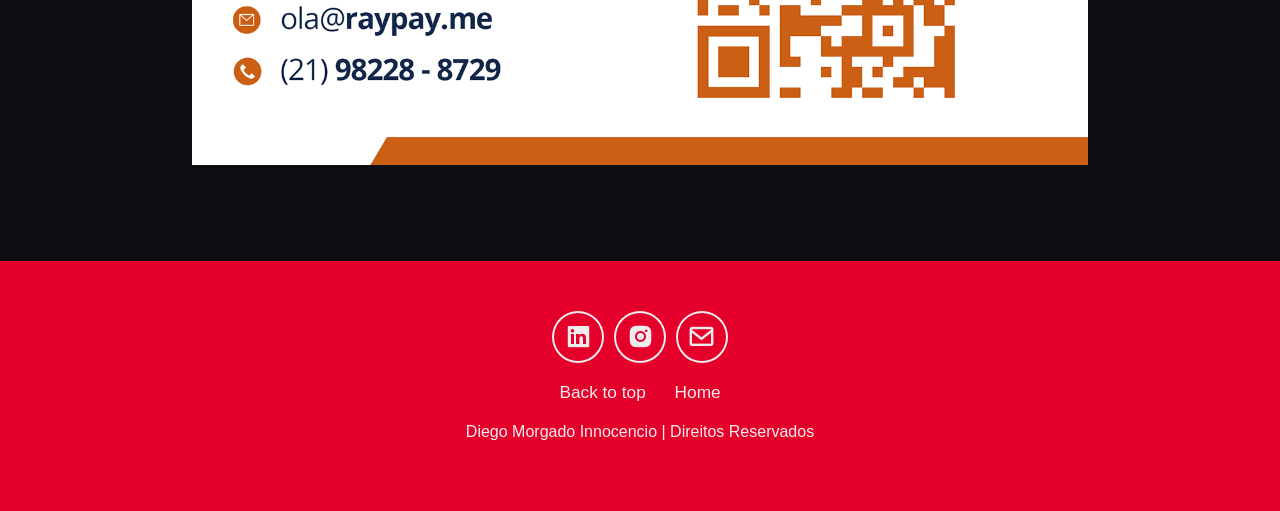
<file: Projeto_RayPay.html>
<!DOCTYPE html>
<html lang="en">
<head>
    <meta charset="UTF-8">
    <meta name="viewport" content="width=device-width, initial-scale=1.0">
    <title>Projeto_Raypay</title>
    <link rel="stylesheet" href="portfolio stylus.css">
    <link href='https://unpkg.com/boxicons@2.1.4/css/boxicons.min.css' rel='stylesheet'>

</head>


<body>
        <header class="header">
                <a href="index.html" class="Logo">
                    Diego <span>Innocencio</span> 
                </a>

                <i class="bx bx-menu" id="menu-icon"></i>    

                <Nav class="navbar">
                    <a href="index.html"</a>
                    <a href="index.html#serviços">Serviços</a>
                    <a href="index.html#projetos">Projetos</a>
                    <a href="index.html#trabalhos-educacionais">Trabalhos Educacionais</a>
                    <a href="index.html#contato">Contato</a>
                </Nav>

                <a href="Files/Designer educacional Diego Innocencio.pdf"
                class="Gradient-button" target="_blank"    rel="noopener noreferrer">Currículo</a>
        </header>
        


        <section class="projeto-pagina" id="projeto-pagina">
            <div class="projeto-pagina-content"> 

                <div class="projeto-pagina-img">
                    <img src="Projeto/projeto_Raypay/01.png" alt="Foto Diego Innocencio">
                </div>

                <div class="projeto-pagina-img">
                    <img src="Projeto/projeto_Raypay/02.png" alt="Foto Diego Innocencio">
                </div>    
                
                <div class="projeto-pagina-img">
                    <img src="Projeto/projeto_Raypay/03.png" alt="Foto Diego Innocencio">
                </div>   

                <div class="projeto-pagina-img">
                    <img src="Projeto/projeto_Raypay/04.png" alt="Foto Diego Innocencio">
                </div>   

                <div class="projeto-pagina-img">
                    <img src="Projeto/projeto_Raypay/05.png" alt="Foto Diego Innocencio">
                </div>   

                <div class="projeto-pagina-img">
                    <img src="Projeto/projeto_Raypay/06.png" alt="Foto Diego Innocencio">
                </div>   

                <div class="projeto-pagina-img">
                    <img src="Projeto/projeto_Raypay/07.png" alt="Foto Diego Innocencio">
                </div>   

                <div class="projeto-pagina-img">
                    <img src="Projeto/projeto_Raypay/08.png" alt="Foto Diego Innocencio">
                </div>   

                <div class="projeto-pagina-img">
                    <img src="Projeto/projeto_Raypay/09.png" alt="Foto Diego Innocencio">
                </div>   

                <div class="projeto-pagina-img">
                    <img src="Projeto/projeto_Raypay/10.png" alt="Foto Diego Innocencio">
                </div>   

                <div class="projeto-pagina-img">
                    <img src="Projeto/projeto_Raypay/11.png" alt="Foto Diego Innocencio">
                </div>   

                <div class="projeto-pagina-img">
                    <img src="Projeto/projeto_Raypay/12.png" alt="Foto Diego Innocencio">
                </div>   

                <div class="projeto-pagina-img">
                    <img src="Projeto/projeto_Raypay/13.png" alt="Foto Diego Innocencio">
                </div>   

                <div class="projeto-pagina-img">
                    <img src="Projeto/projeto_Raypay/14.png" alt="Foto Diego Innocencio">
                </div>   

                <div class="projeto-pagina-img">
                    <img src="Projeto/projeto_Raypay/15.png" alt="Foto Diego Innocencio">
                </div>   

                <div class="projeto-pagina-img">
                    <img src="Projeto/projeto_Raypay/16.png" alt="Foto Diego Innocencio">
                </div>           

            </div>
        </section>


            <footer class="footer">

                <div class="social-icons">

                    <a href="http://#">
                        <i class="bx bxl-linkedin-square"></i>
                    </a>

                    <a href="http://#">
                        <i class="bx bxl-instagram-alt"></i>
                    </a>

                    <a href="mailto:diinnocencio@gmail.com" aria-label="Email">
                        <i class="bx bx-envelope"></i>
                    </a>
                </div> 

                <ul class="list">

                    <li>
                        <a href="#projeto-pagina">Back to top</a>
                    </li>

                    <li>
                        <a href="index.html">Home</a>
                    </li>
                </ul>

                <p class="copyright">
                    Diego Morgado Innocencio | Direitos Reservados
                </p> 
            </footer>

</body>
</html>
</file>
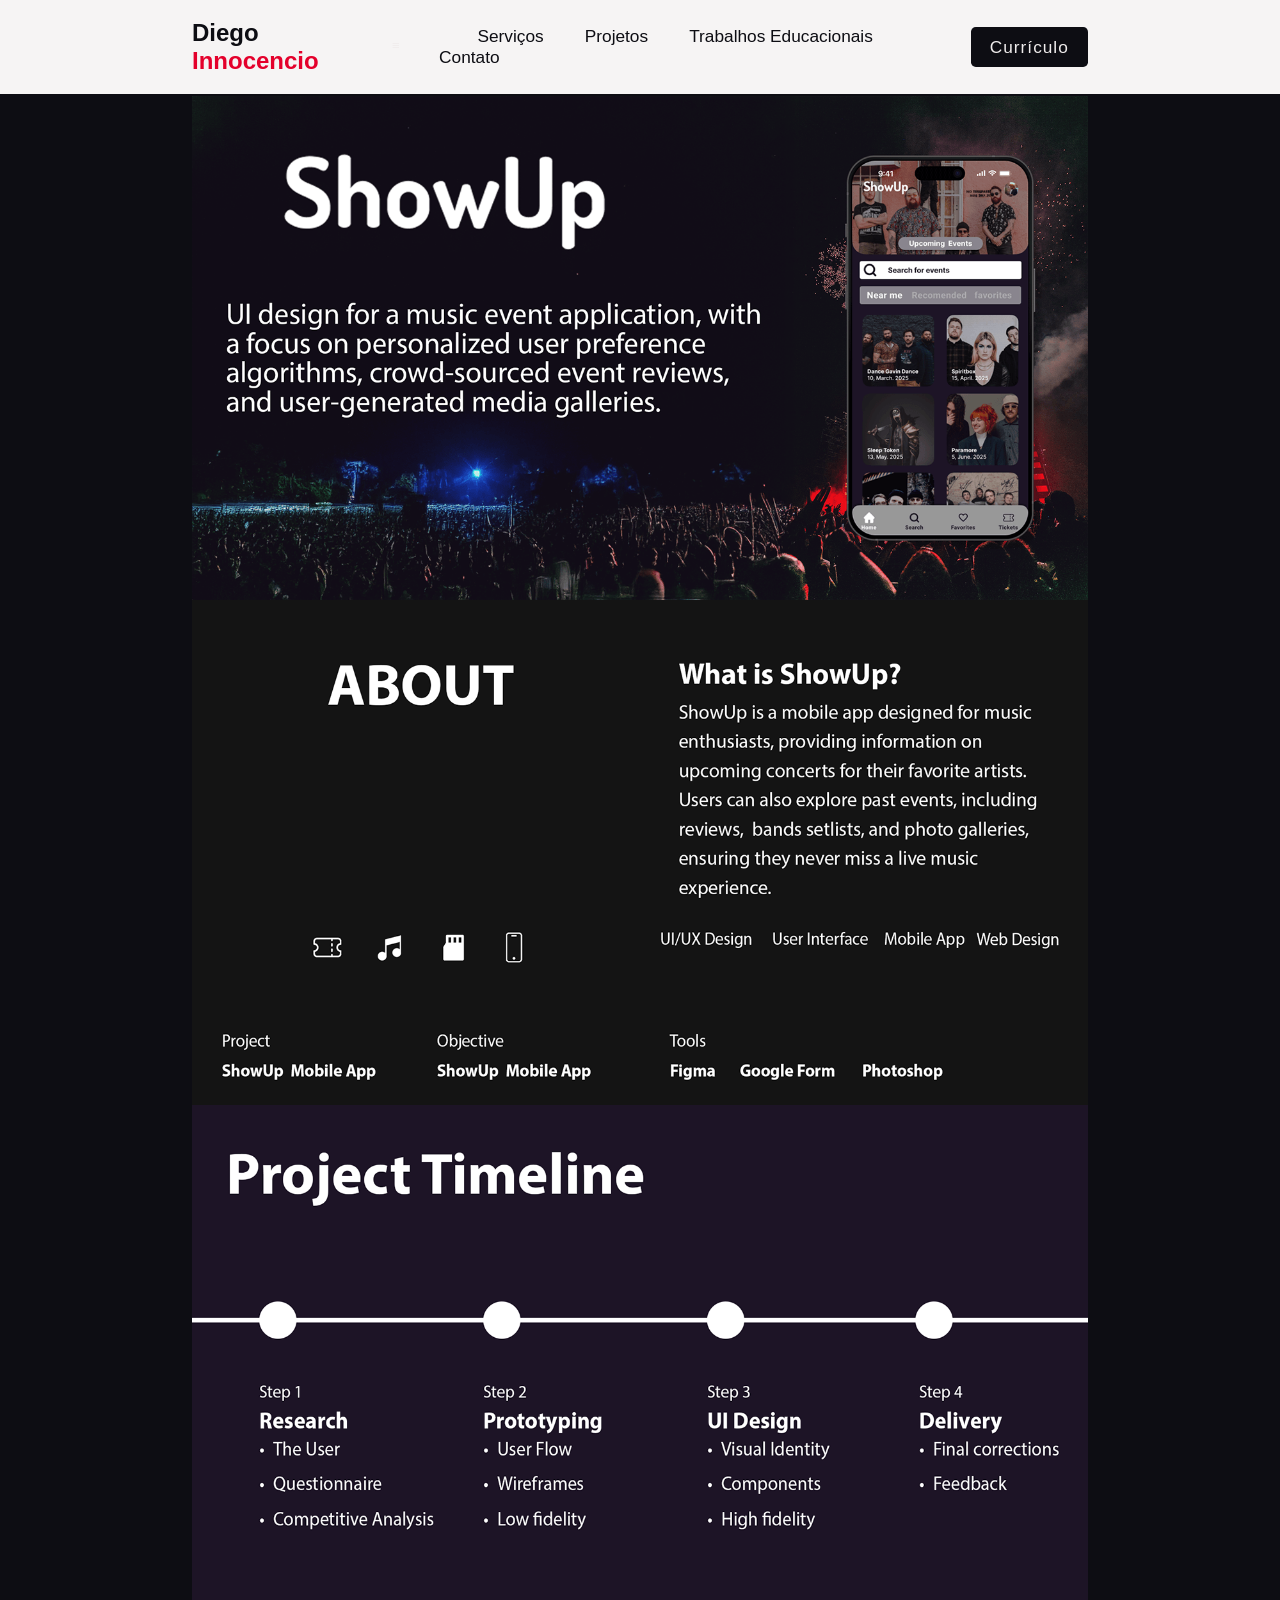
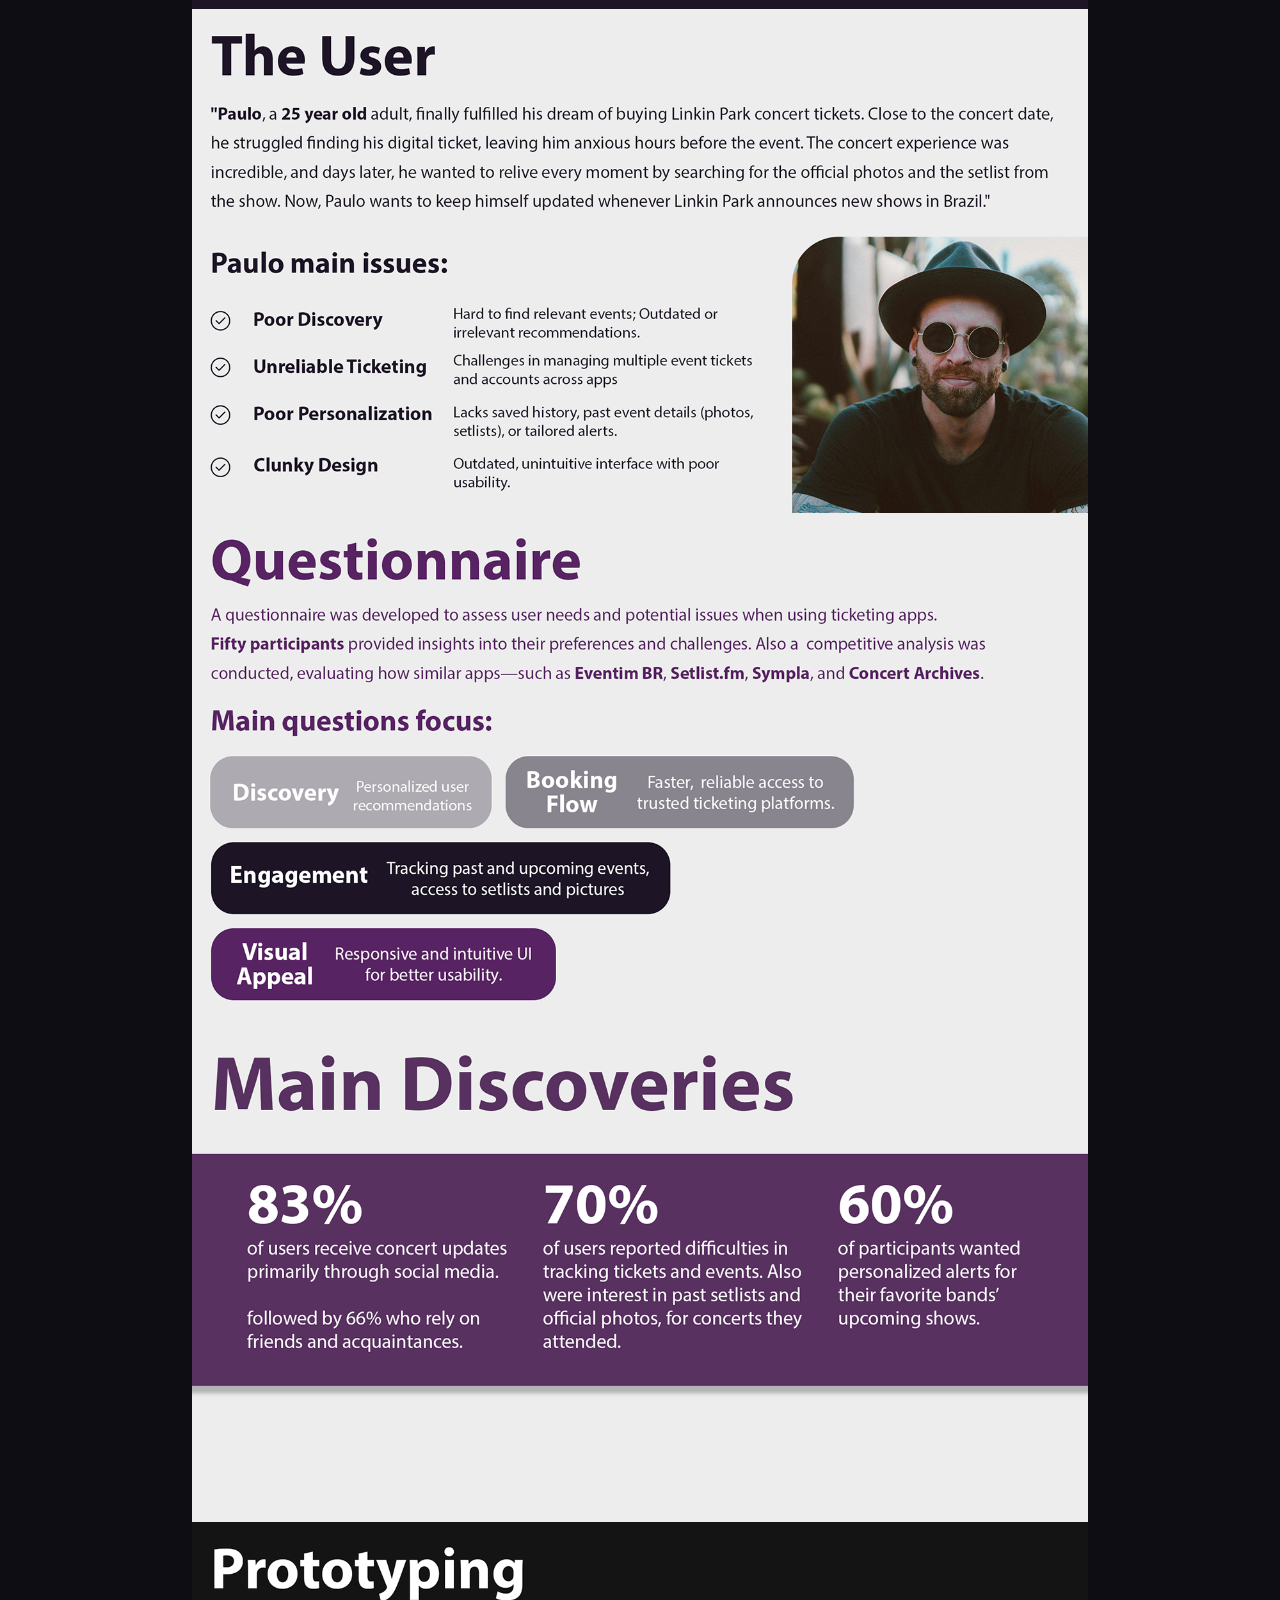
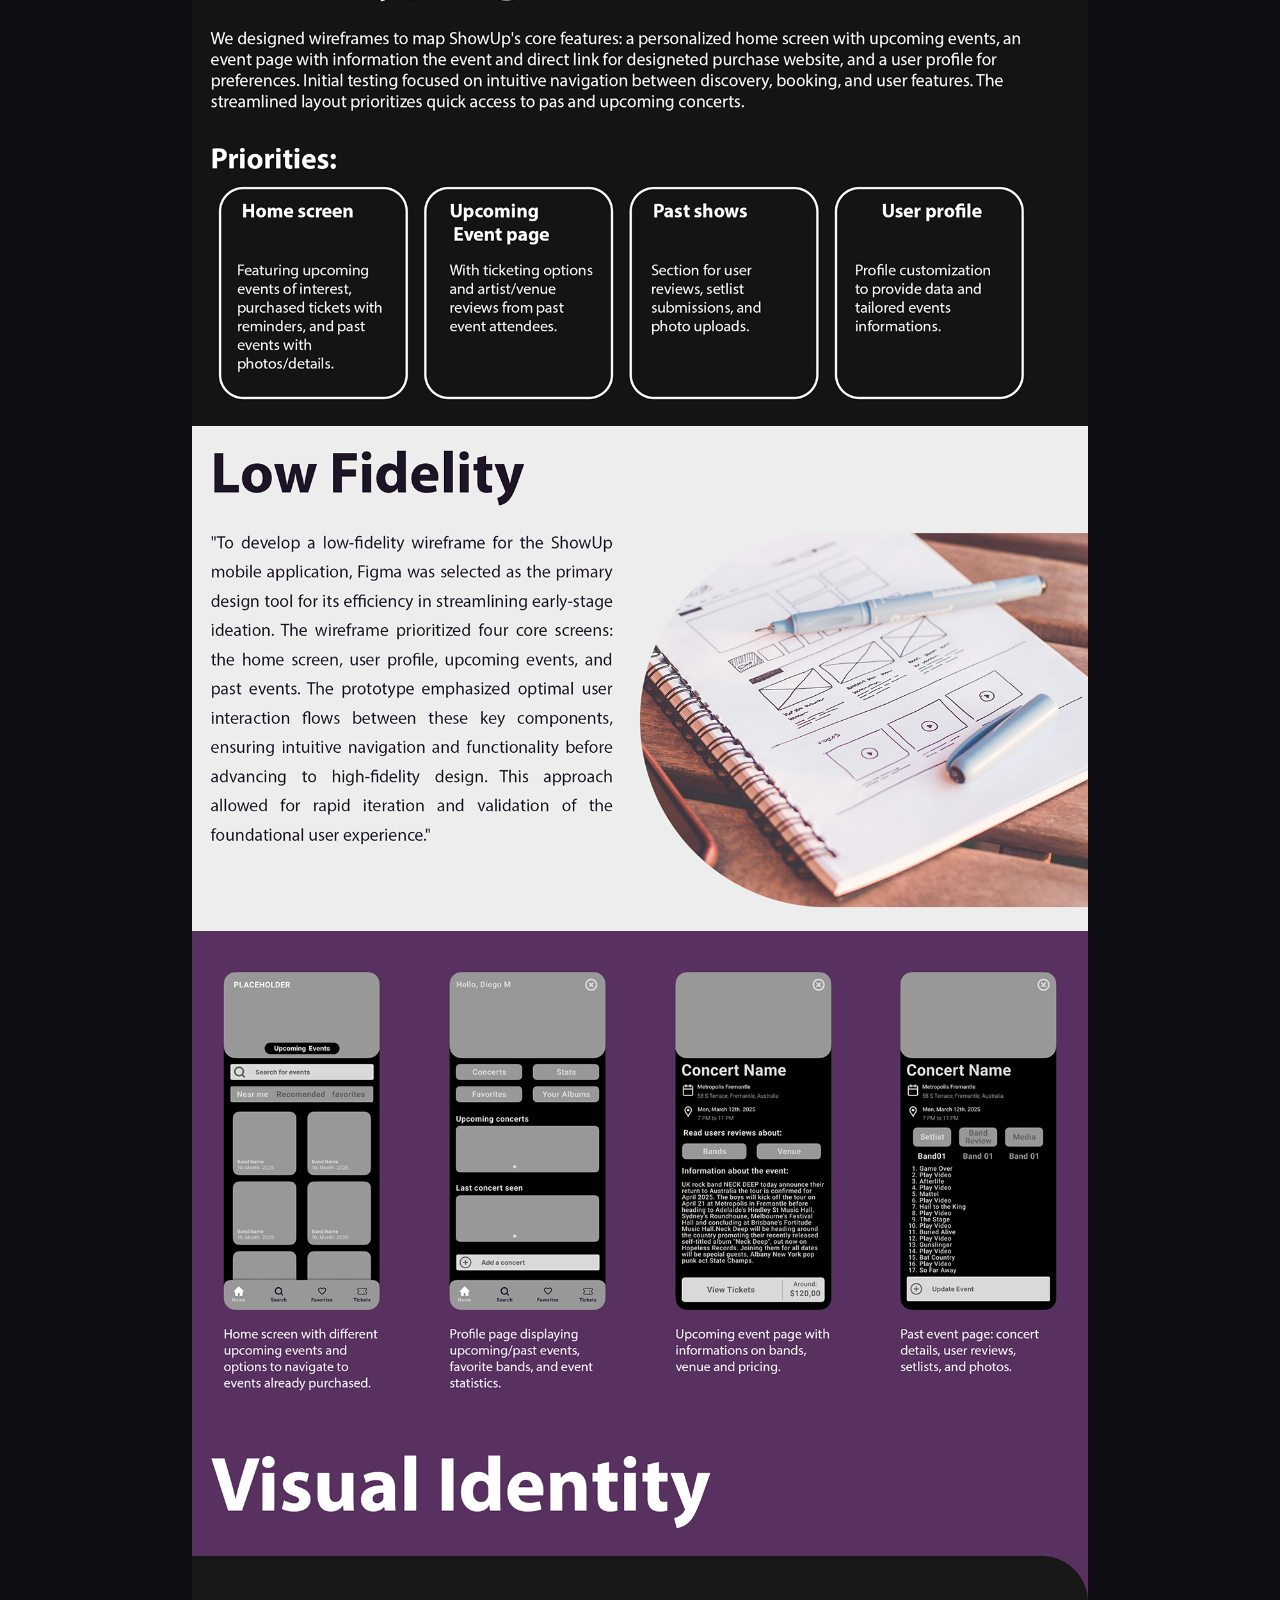
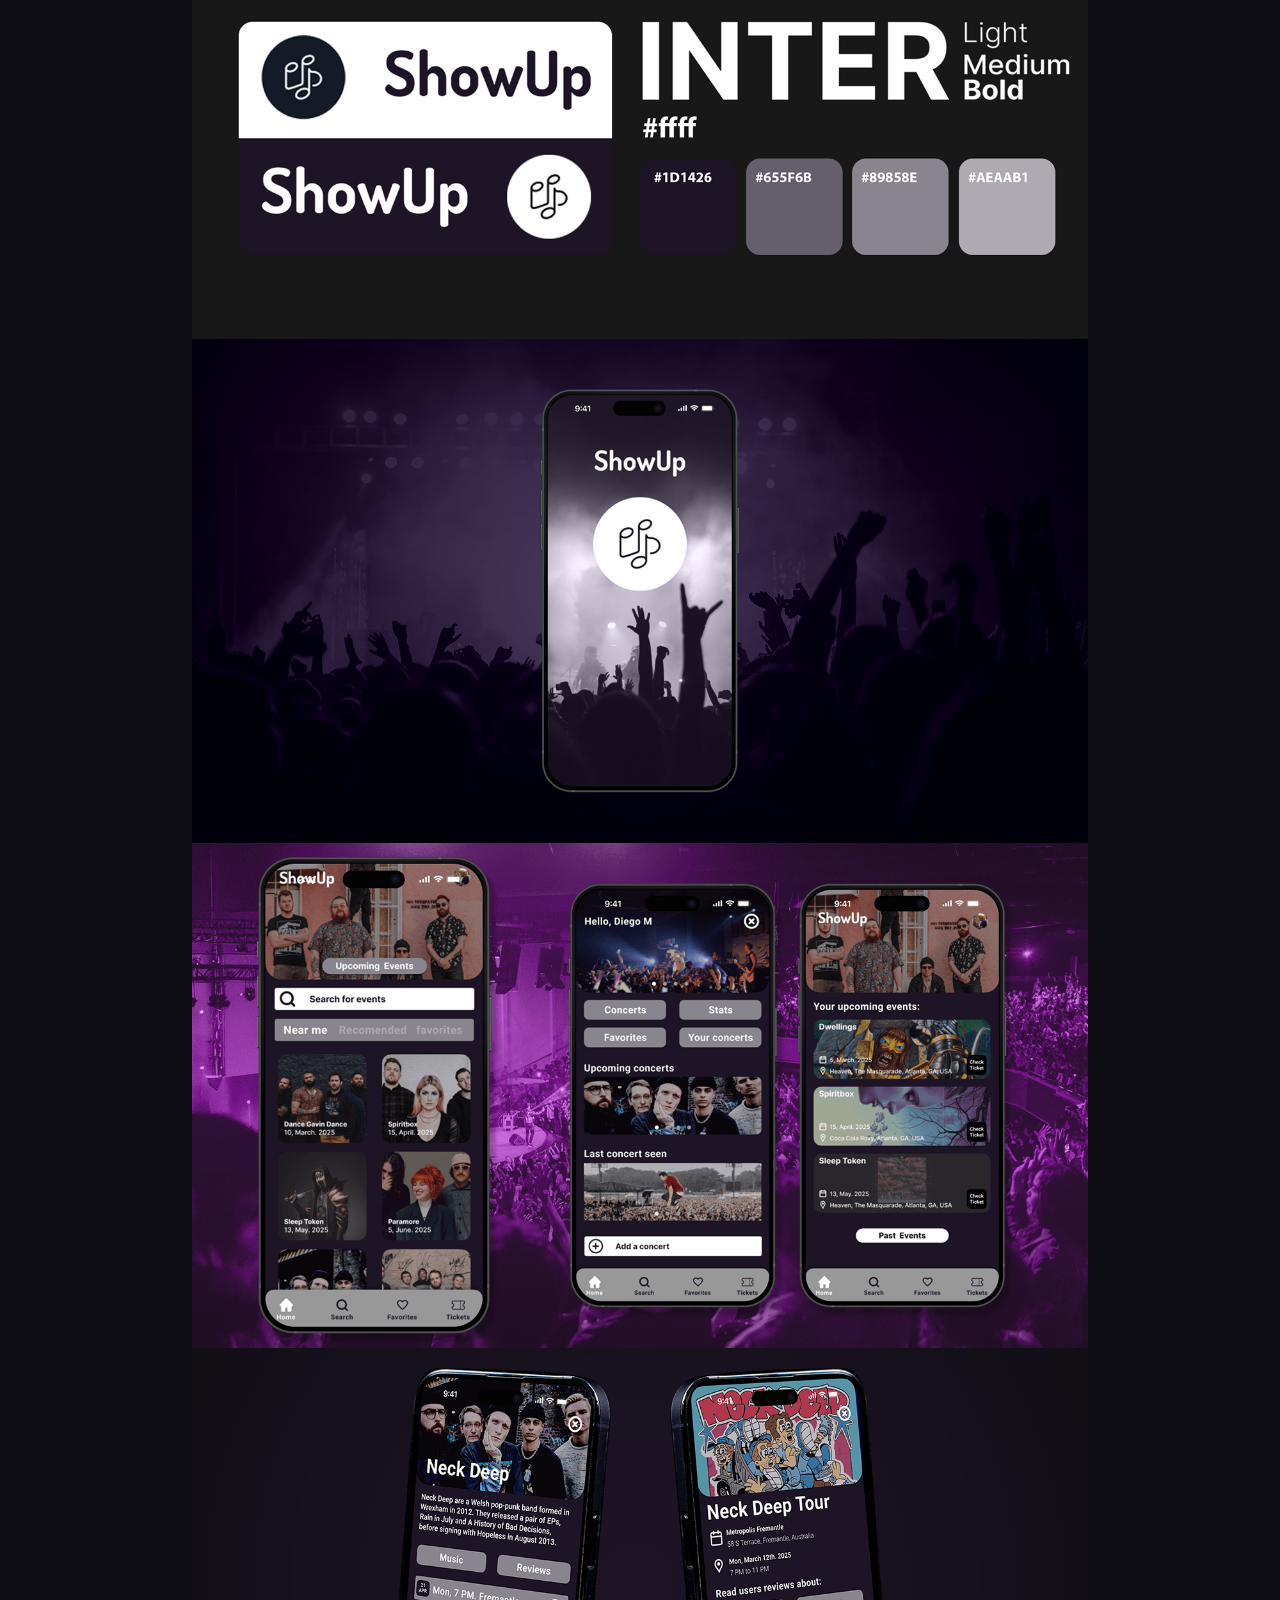
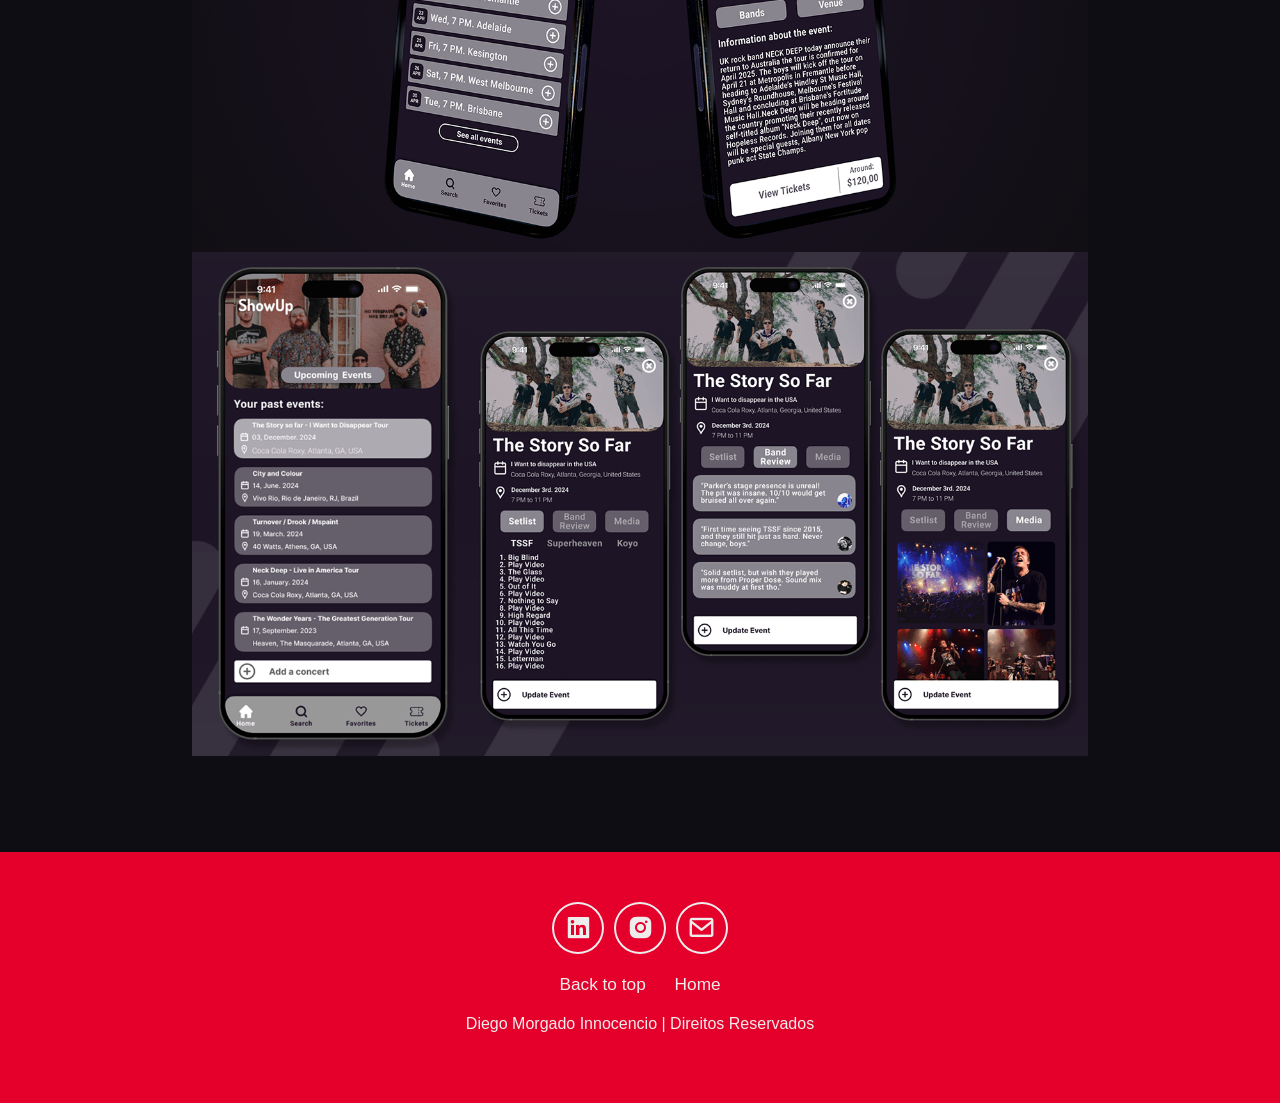
<file: Projeto_Showup.html>
<!DOCTYPE html>
<html lang="en">
<head>
    <meta charset="UTF-8">
    <meta name="viewport" content="width=device-width, initial-scale=1.0">
    <title>Projeto_Showup</title>
    <link rel="stylesheet" href="portfolio stylus.css">
    <link href='https://unpkg.com/boxicons@2.1.4/css/boxicons.min.css' rel='stylesheet'>

</head>


<body>
        <header class="header">
                <a href="index.html" class="Logo">
                    Diego <span>Innocencio</span> 
                </a>

                <i class="bx bx-menu" id="menu-icon"></i>    

                <Nav class="navbar">
                    <a href="index.html"</a>
                    <a href="index.html#serviços">Serviços</a>
                    <a href="index.html#projetos">Projetos</a>
                    <a href="index.html#trabalhos-educacionais">Trabalhos Educacionais</a>
                    <a href="index.html#contato">Contato</a>
                </Nav>

                <a href="Files/Designer educacional Diego Innocencio.pdf"
                class="Gradient-button" target="_blank"    rel="noopener noreferrer">Currículo</a>
        </header>
        


        <section class="projeto-pagina" id="projeto-pagina">
            <div class="projeto-pagina-content"> 

                <div class="projeto-pagina-img">
                    <img src="Projeto/projeto_01_showup/01.png" alt="Foto Diego Innocencio">
                </div>

                <div class="projeto-pagina-img">
                    <img src="Projeto/projeto_01_showup/02.png" alt="Foto Diego Innocencio">
                </div>

                <div class="projeto-pagina-img">
                    <img src="Projeto/projeto_01_showup/03.png" alt="Foto Diego Innocencio">
                </div>

                <div class="projeto-pagina-img">
                    <img src="Projeto/projeto_01_showup/04.png" alt="Foto Diego Innocencio">
                </div>

                <div class="projeto-pagina-img">
                    <img src="Projeto/projeto_01_showup/05.png" alt="Foto Diego Innocencio">
                </div>

                <div class="projeto-pagina-img">
                    <img src="Projeto/projeto_01_showup/06.png" alt="Foto Diego Innocencio">
                </div>

                <div class="projeto-pagina-img">
                    <img src="Projeto/projeto_01_showup/07.png" alt="Foto Diego Innocencio">
                </div>

                <div class="projeto-pagina-img">
                    <img src="Projeto/projeto_01_showup/08.png" alt="Foto Diego Innocencio">
                </div>

                <div class="projeto-pagina-img">
                    <img src="Projeto/projeto_01_showup/09.png" alt="Foto Diego Innocencio">
                </div>

                <div class="projeto-pagina-img">
                    <img src="Projeto/projeto_01_showup/10.png" alt="Foto Diego Innocencio">
                </div>

                <div class="projeto-pagina-img">
                    <img src="Projeto/projeto_01_showup/11.png" alt="Foto Diego Innocencio">
                </div>

                <div class="projeto-pagina-img">
                    <img src="Projeto/projeto_01_showup/12.png" alt="Foto Diego Innocencio">
                </div>

                <div class="projeto-pagina-img">
                    <img src="Projeto/projeto_01_showup/13.png" alt="Foto Diego Innocencio">
                </div>

                <div class="projeto-pagina-img">
                    <img src="Projeto/projeto_01_showup/14.png" alt="Foto Diego Innocencio">
                </div>
            </div>
        </section>

            <footer class="footer">

                <div class="social-icons">

                    <a href="http://#">
                        <i class="bx bxl-linkedin-square"></i>
                    </a>

                    <a href="http://#">
                        <i class="bx bxl-instagram-alt"></i>
                    </a>

                    <a href="mailto:diinnocencio@gmail.com" aria-label="Email">
                        <i class="bx bx-envelope"></i>
                    </a>
                </div> 

                <ul class="list">

                    <li>
                        <a href="#projeto-pagina">Back to top</a>
                    </li>

                    <li>
                        <a href="index.html">Home</a>
                    </li>
                </ul>

                <p class="copyright">
                    Diego Morgado Innocencio | Direitos Reservados
                </p> 
            </footer>

</body>
</html>
</file>
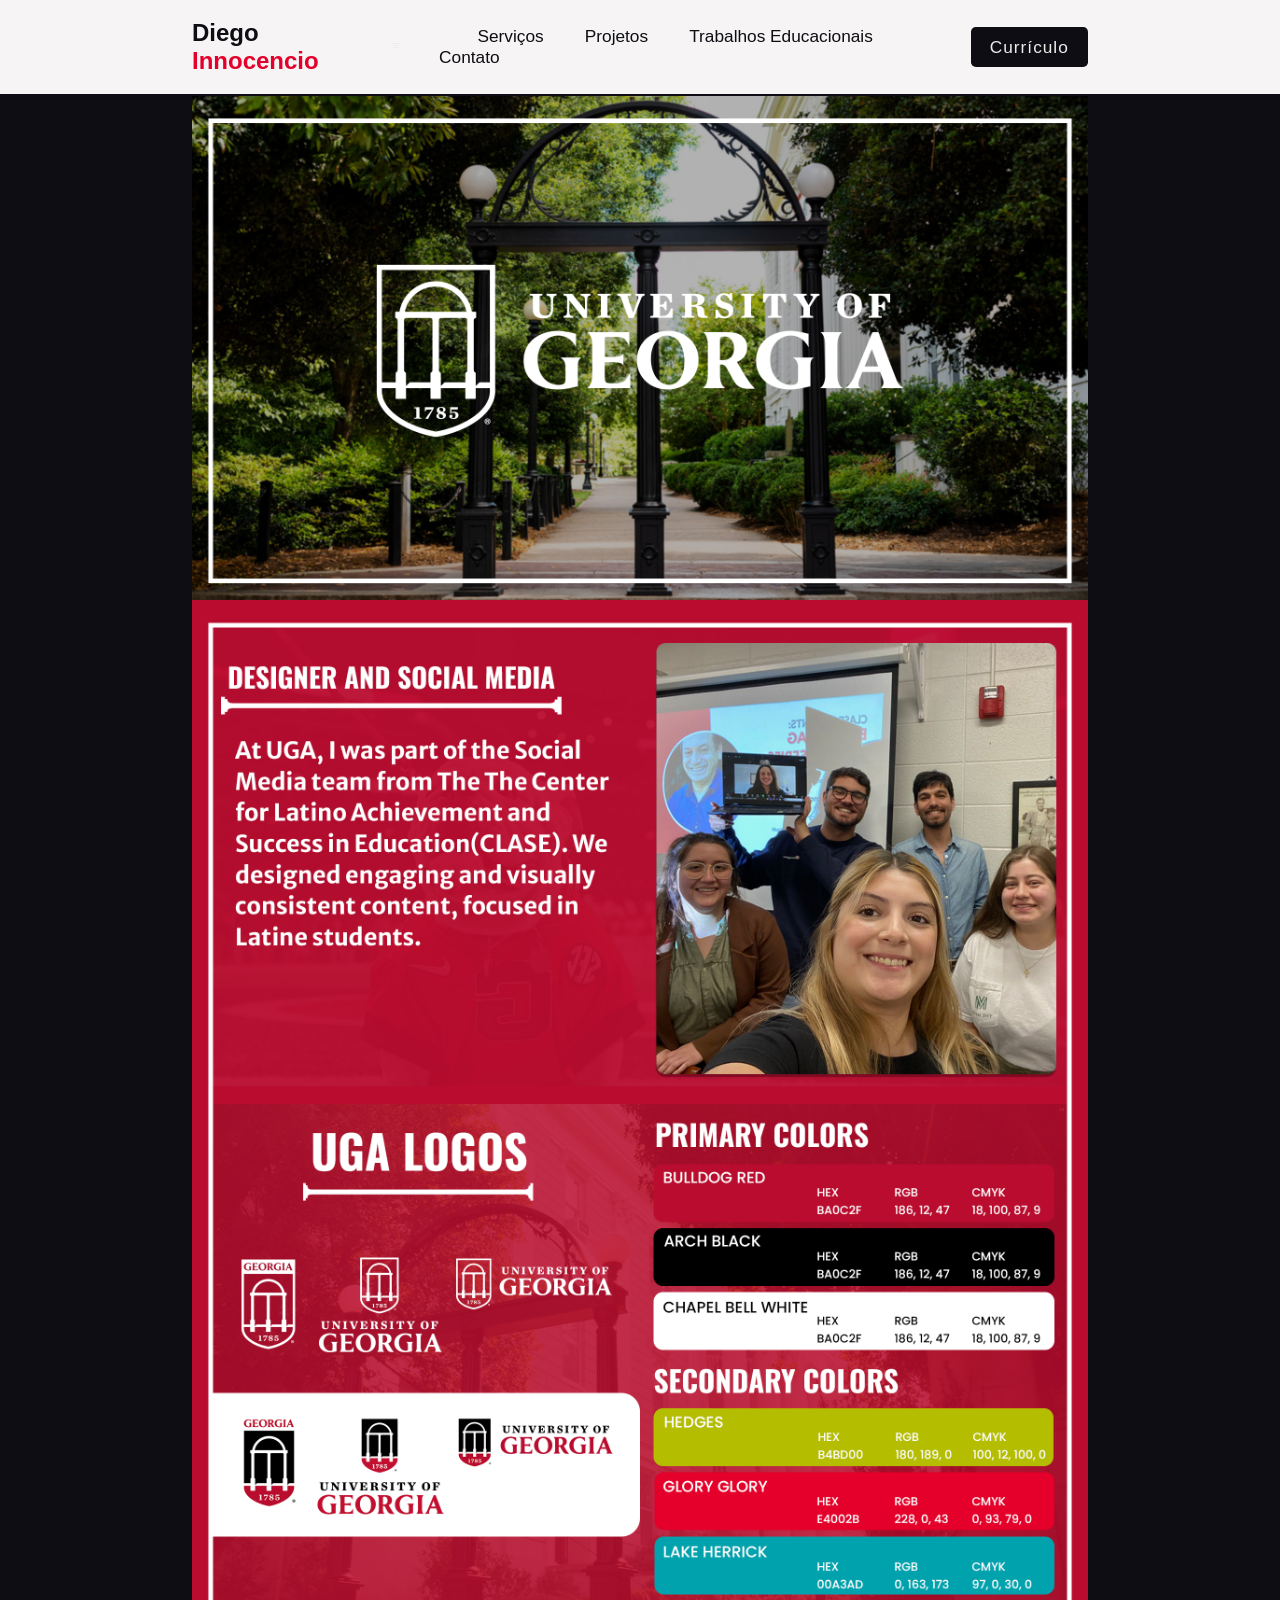
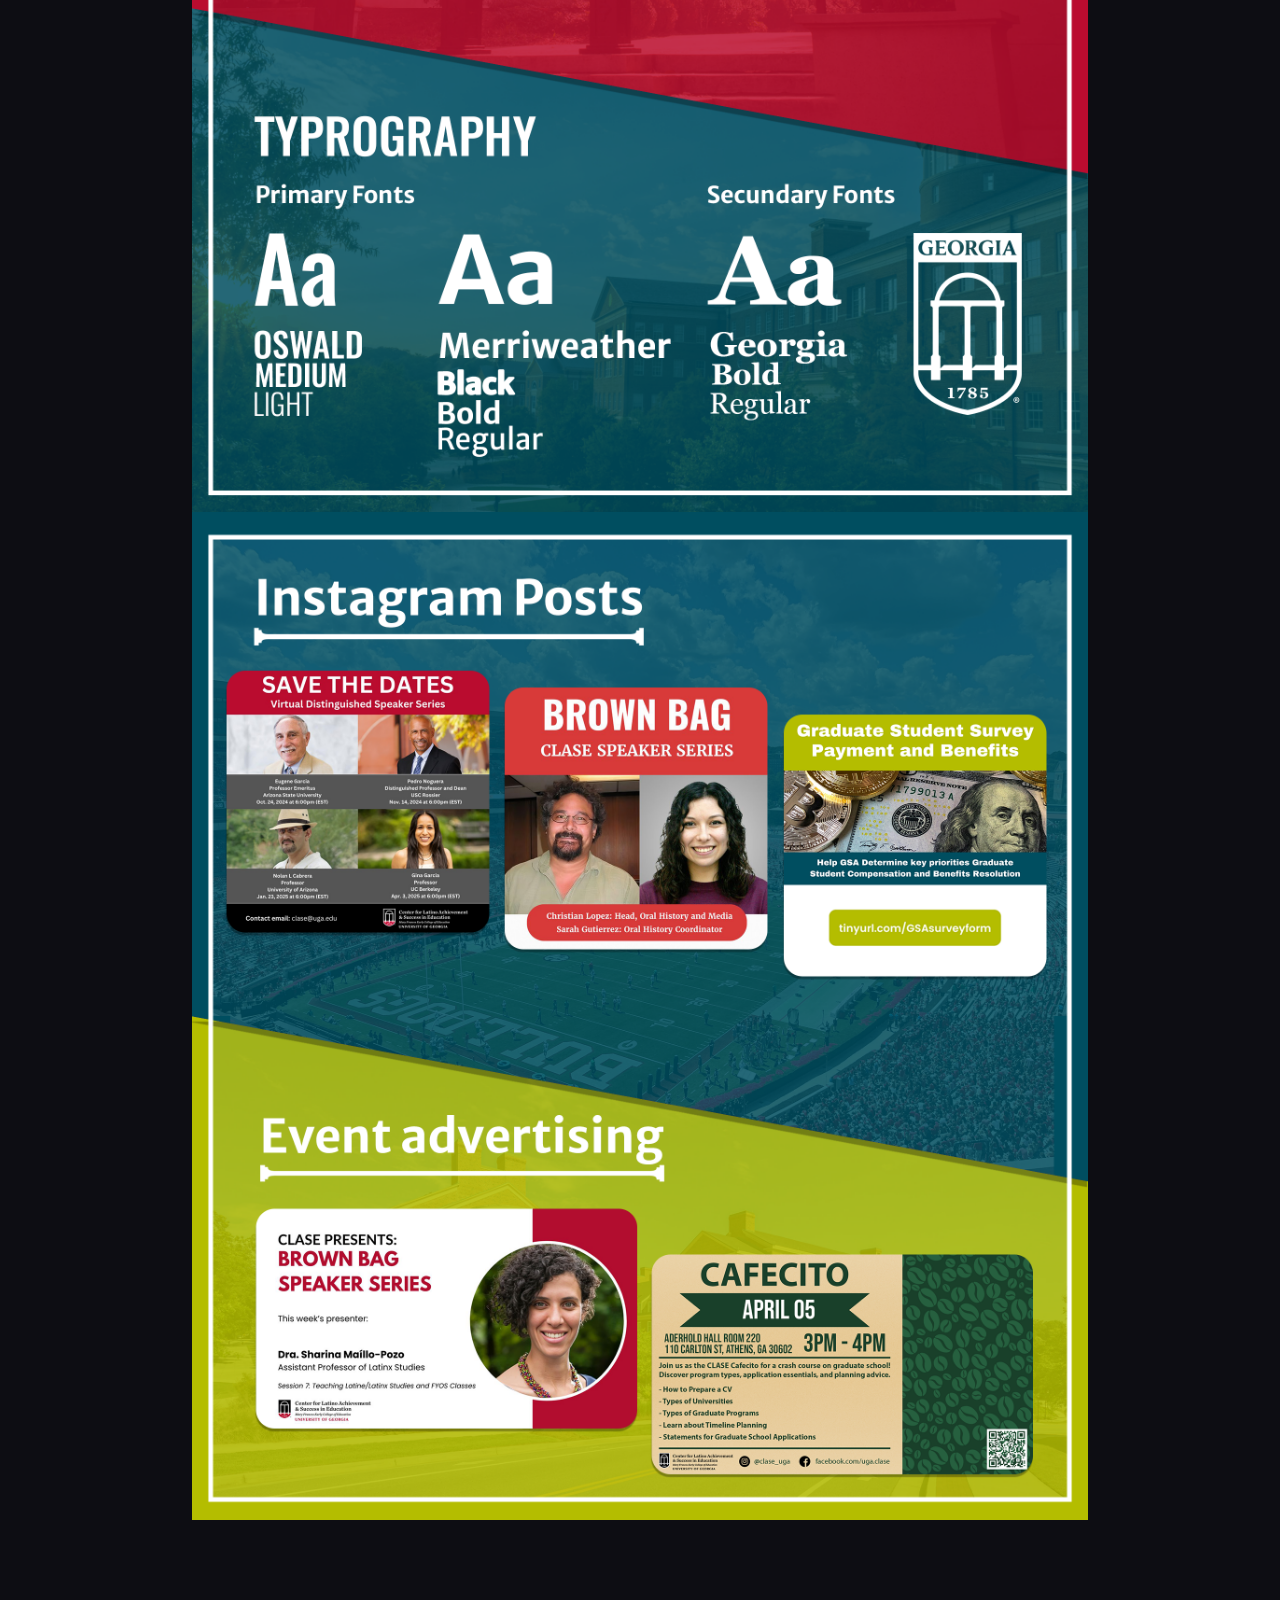
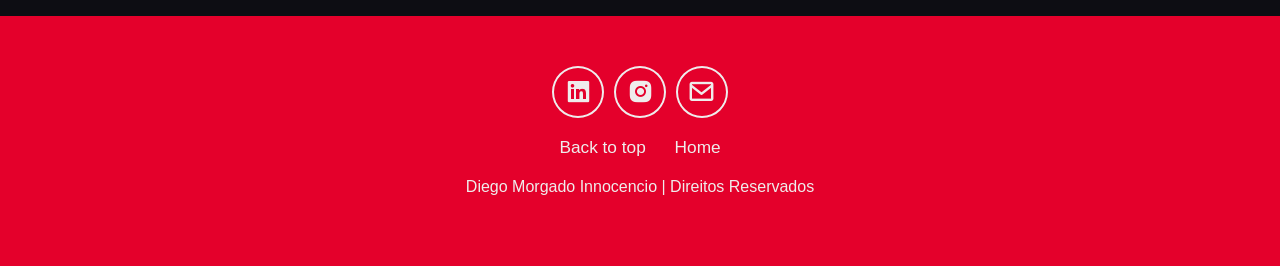
<file: Projeto_UGA.html>
<!DOCTYPE html>
<html lang="en">
<head>
    <meta charset="UTF-8">
    <meta name="viewport" content="width=device-width, initial-scale=1.0">
    <title>Projeto_UGA</title>
    <link rel="stylesheet" href="portfolio stylus.css">
    <link href='https://unpkg.com/boxicons@2.1.4/css/boxicons.min.css' rel='stylesheet'>

</head>


<body>
        <header class="header">
                <a href="index.html" class="Logo">
                    Diego <span>Innocencio</span> 
                </a>

                <i class="bx bx-menu" id="menu-icon"></i>    

                <Nav class="navbar">
                    <a href="index.html"</a>
                    <a href="index.html#serviços">Serviços</a>
                    <a href="index.html#projetos">Projetos</a>
                    <a href="index.html#trabalhos-educacionais">Trabalhos Educacionais</a>
                    <a href="index.html#contato">Contato</a>
                </Nav>

                <a href="Files/Designer educacional Diego Innocencio.pdf"
                class="Gradient-button" target="_blank"    rel="noopener noreferrer">Currículo</a>
        </header>
        


        <section class="projeto-pagina" id="projeto-pagina">
            <div class="projeto-pagina-content"> 

                <div class="projeto-pagina-img">
                    <img src="Projeto/Projeto_UGA/01.png" alt="Foto Diego Innocencio">
                </div>

                <div class="projeto-pagina-img">
                    <img src="Projeto/Projeto_UGA/02.png" alt="Foto Diego Innocencio">
                </div>

                <div class="projeto-pagina-img">
                    <img src="Projeto/Projeto_UGA/03.png" alt="Foto Diego Innocencio">
                </div>

                <div class="projeto-pagina-img">
                    <img src="Projeto/Projeto_UGA/04.png" alt="Foto Diego Innocencio">
                </div>

                <div class="projeto-pagina-img">
                    <img src="Projeto/Projeto_UGA/05.png" alt="Foto Diego Innocencio">
                </div>

                <div class="projeto-pagina-img">
                    <img src="Projeto/Projeto_UGA/06.png" alt="Foto Diego Innocencio">
                </div>

            </div>
        </section>


            <footer class="footer">

                <div class="social-icons">

                    <a href="http://#">
                        <i class="bx bxl-linkedin-square"></i>
                    </a>

                    <a href="http://#">
                        <i class="bx bxl-instagram-alt"></i>
                    </a>

                    <a href="mailto:diinnocencio@gmail.com" aria-label="Email">
                        <i class="bx bx-envelope"></i>
                    </a>
                </div> 

                <ul class="list">

                    <li>
                        <a href="#projeto-pagina">Back to top</a>
                    </li>

                    <li>
                        <a href="index.html">Home</a>
                    </li>
                </ul>

                <p class="copyright">
                    Diego Morgado Innocencio | Direitos Reservados
                </p> 
            </footer>

</body>
</html>
</file>
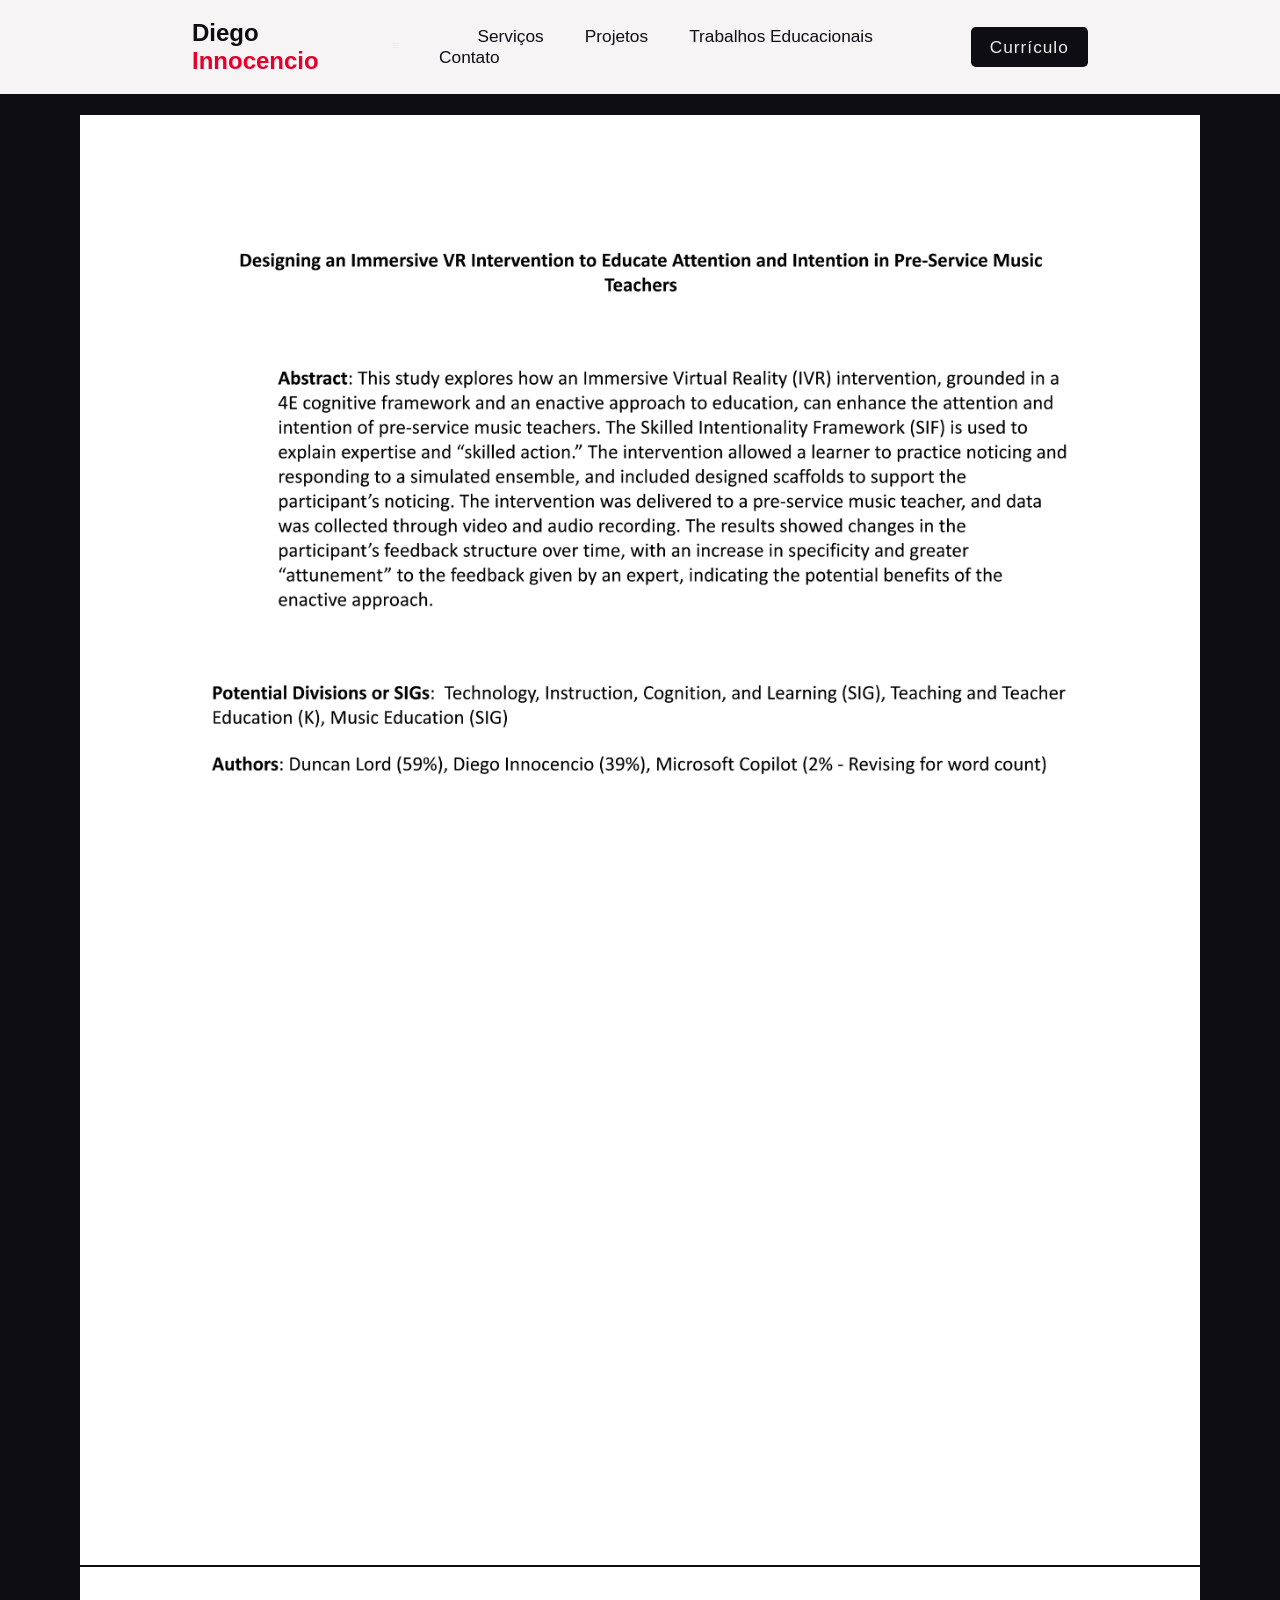
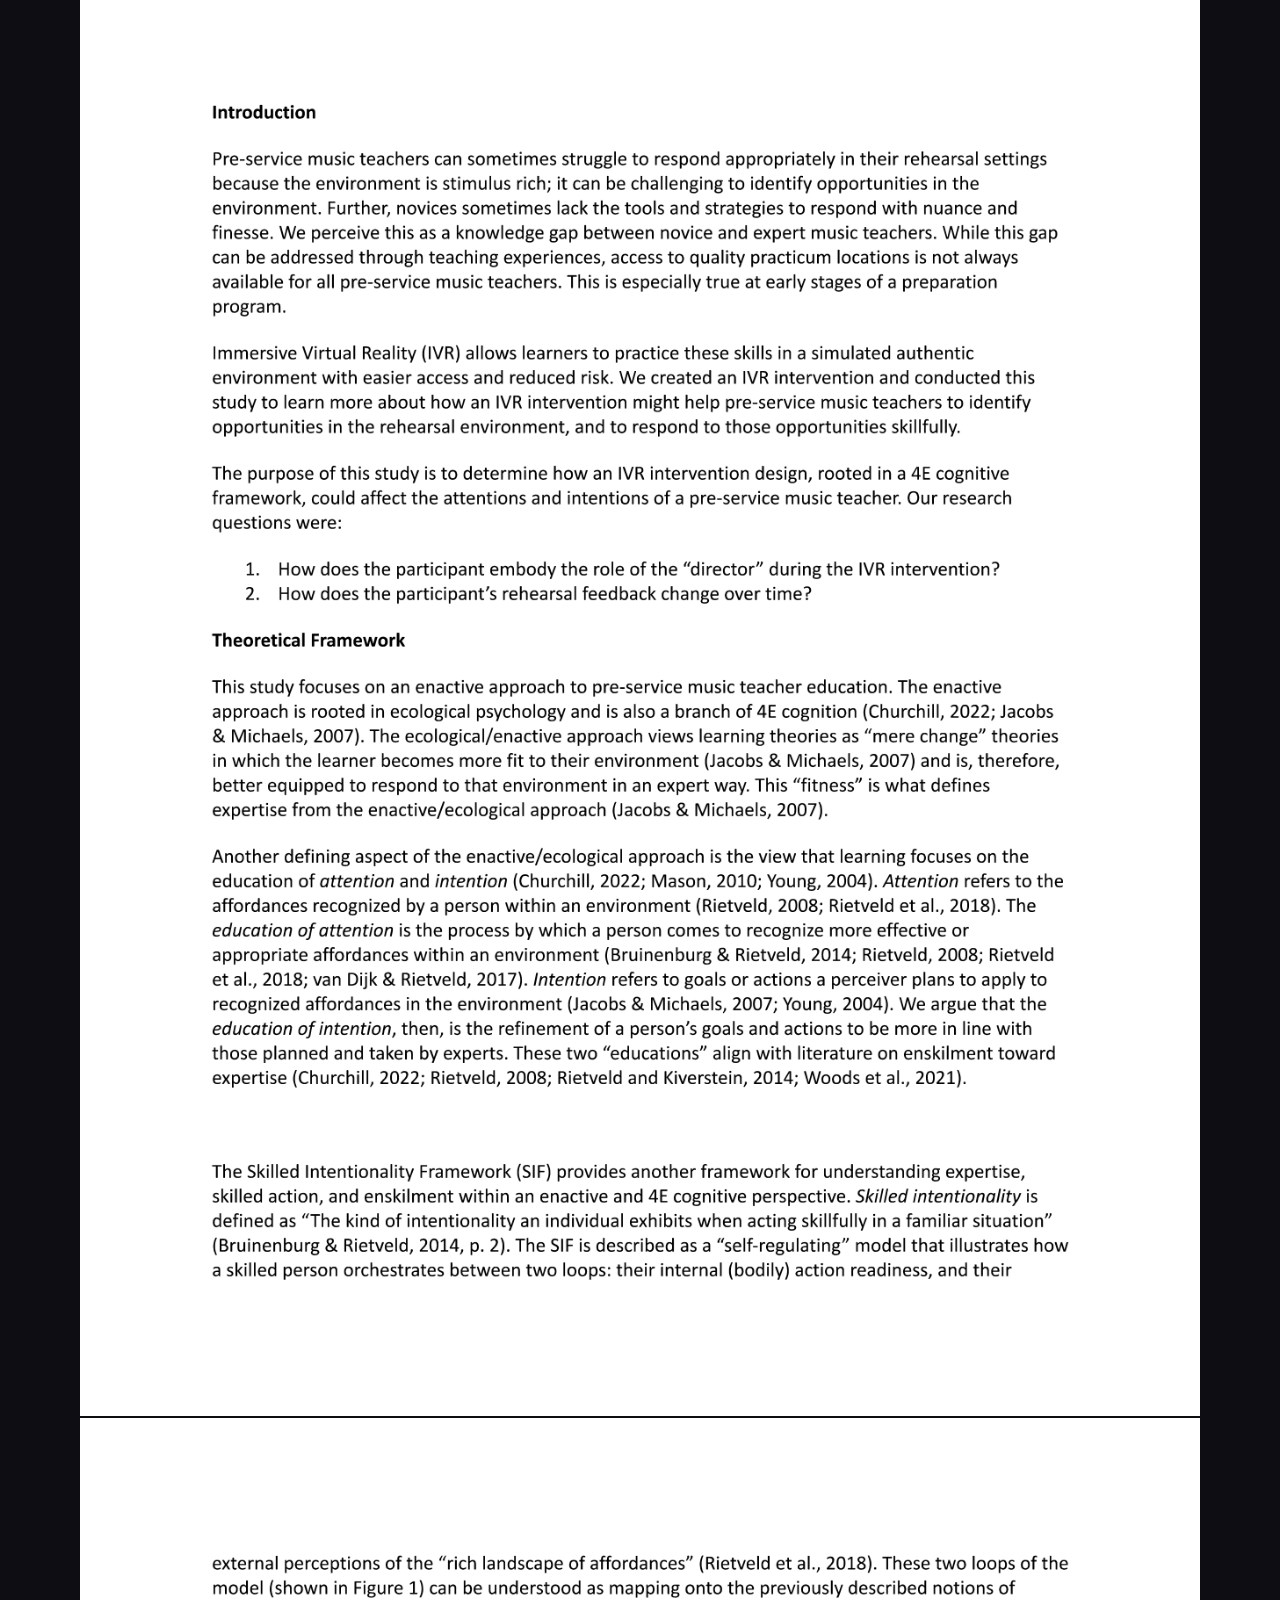
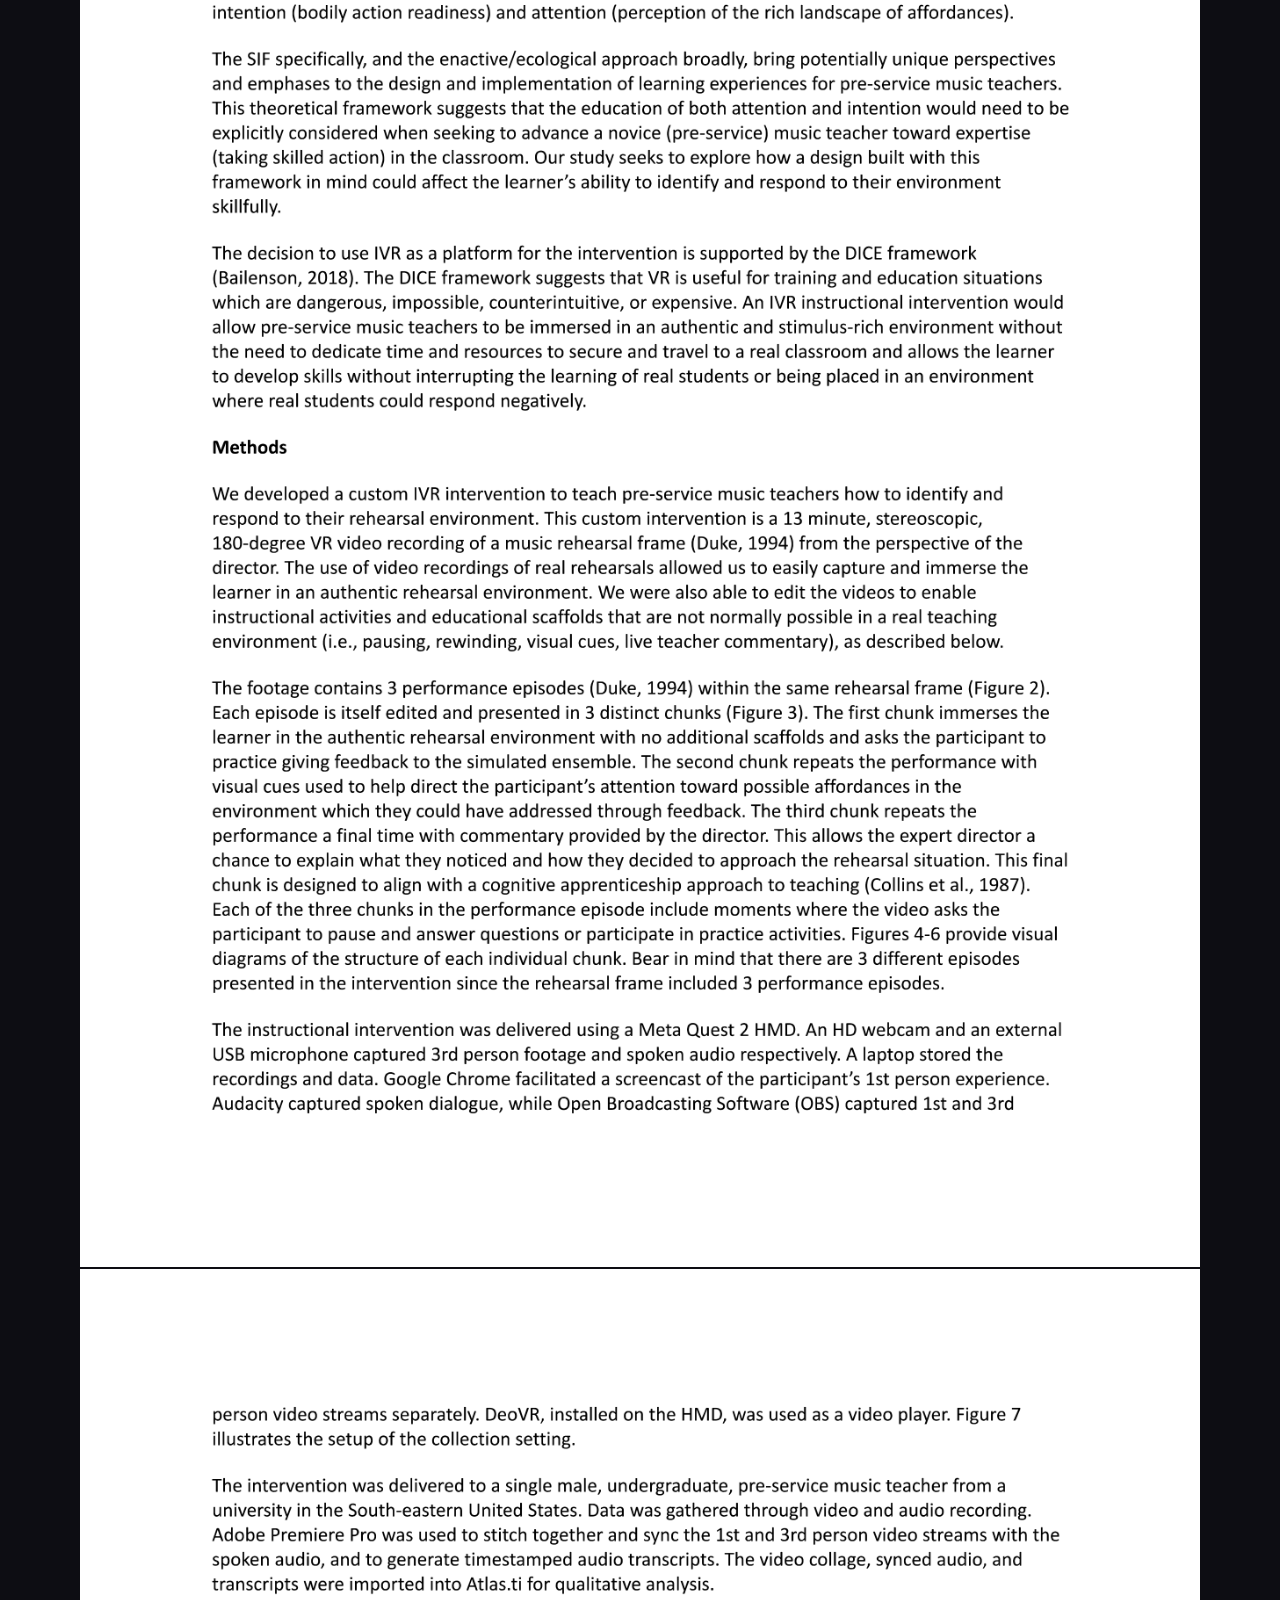
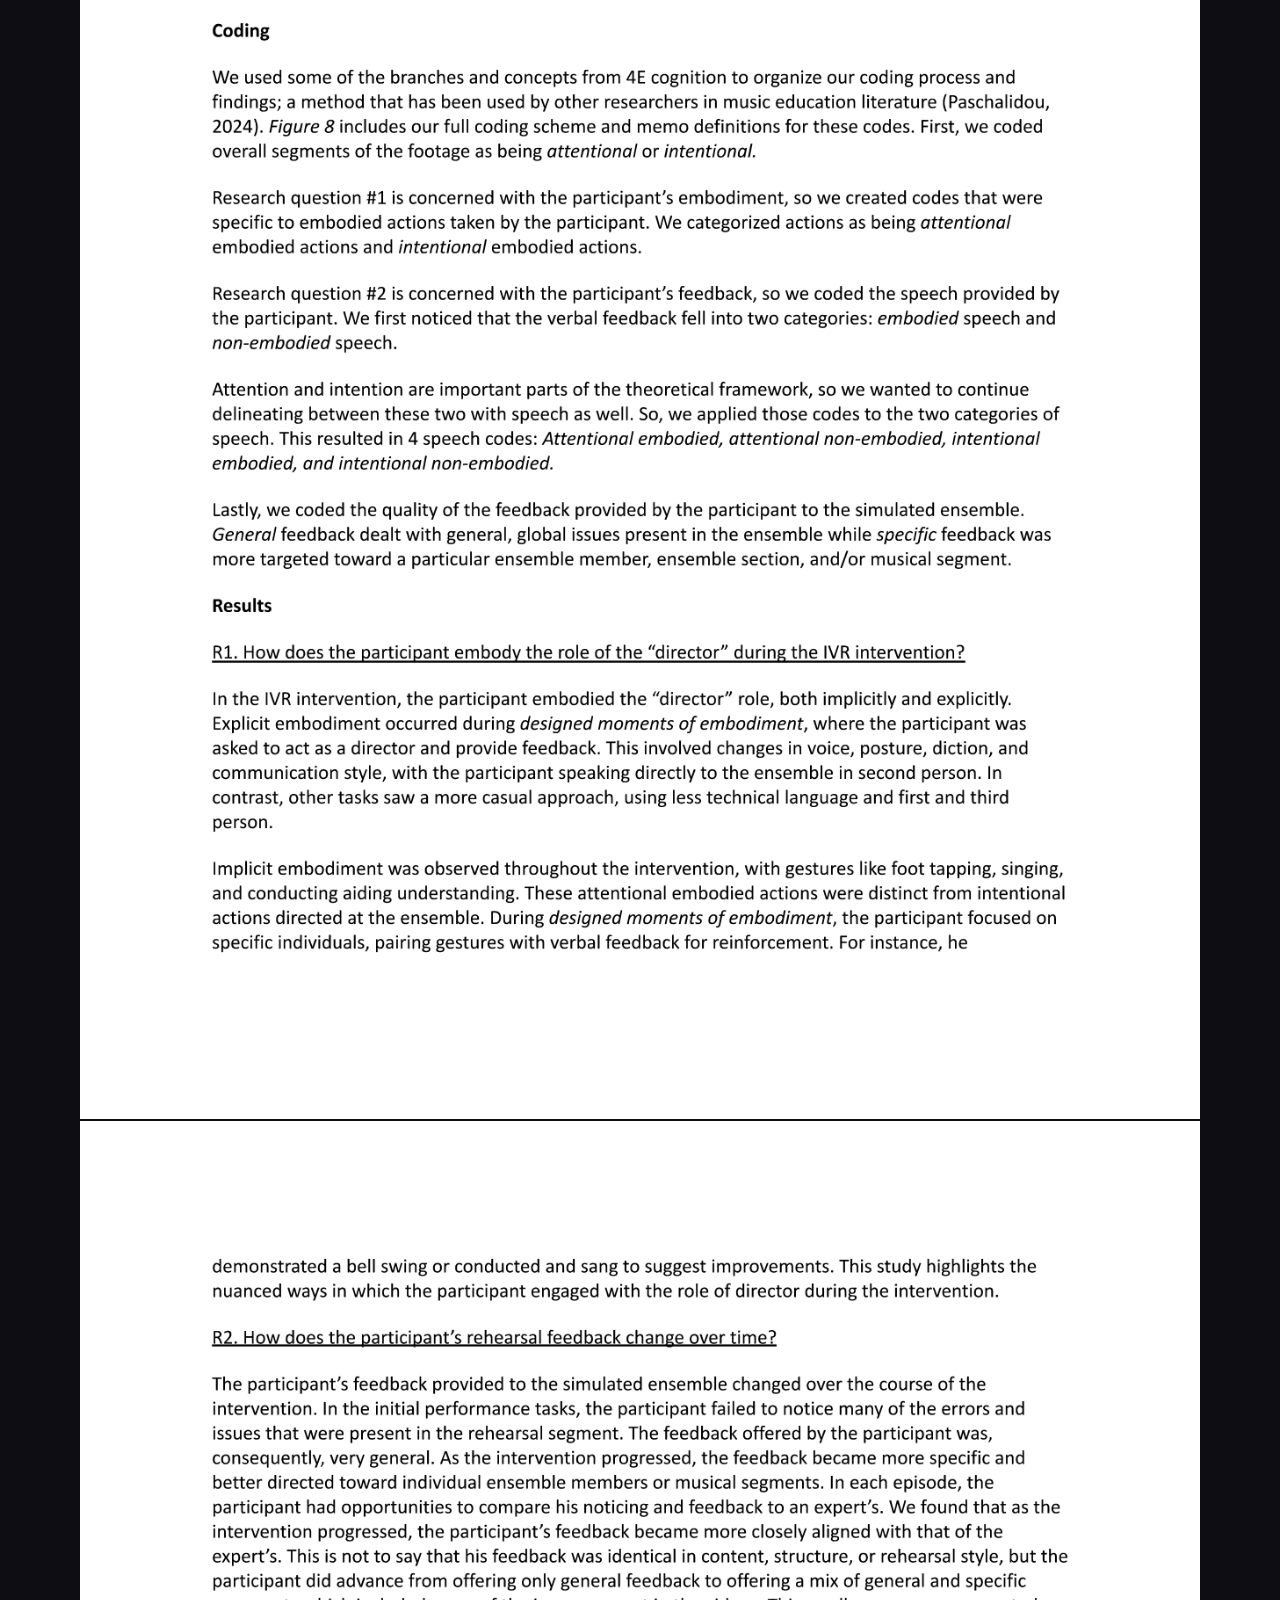
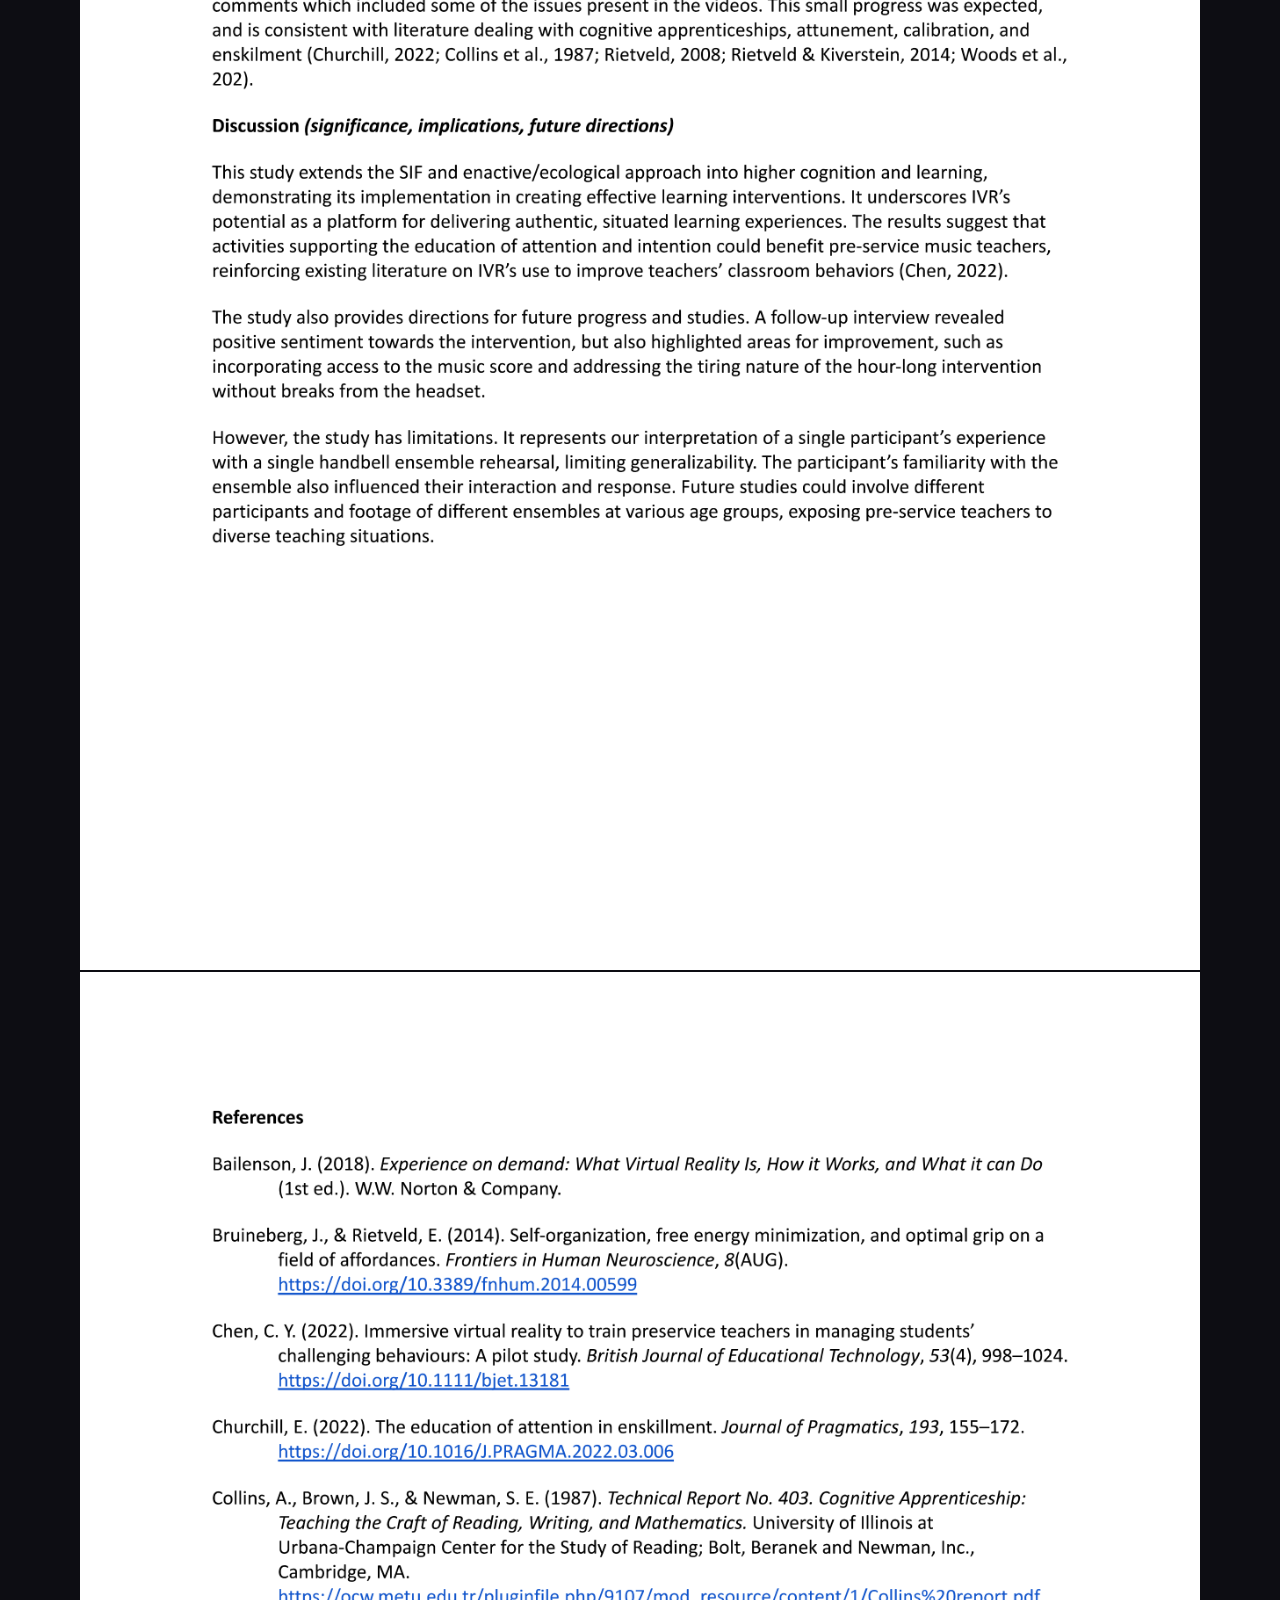
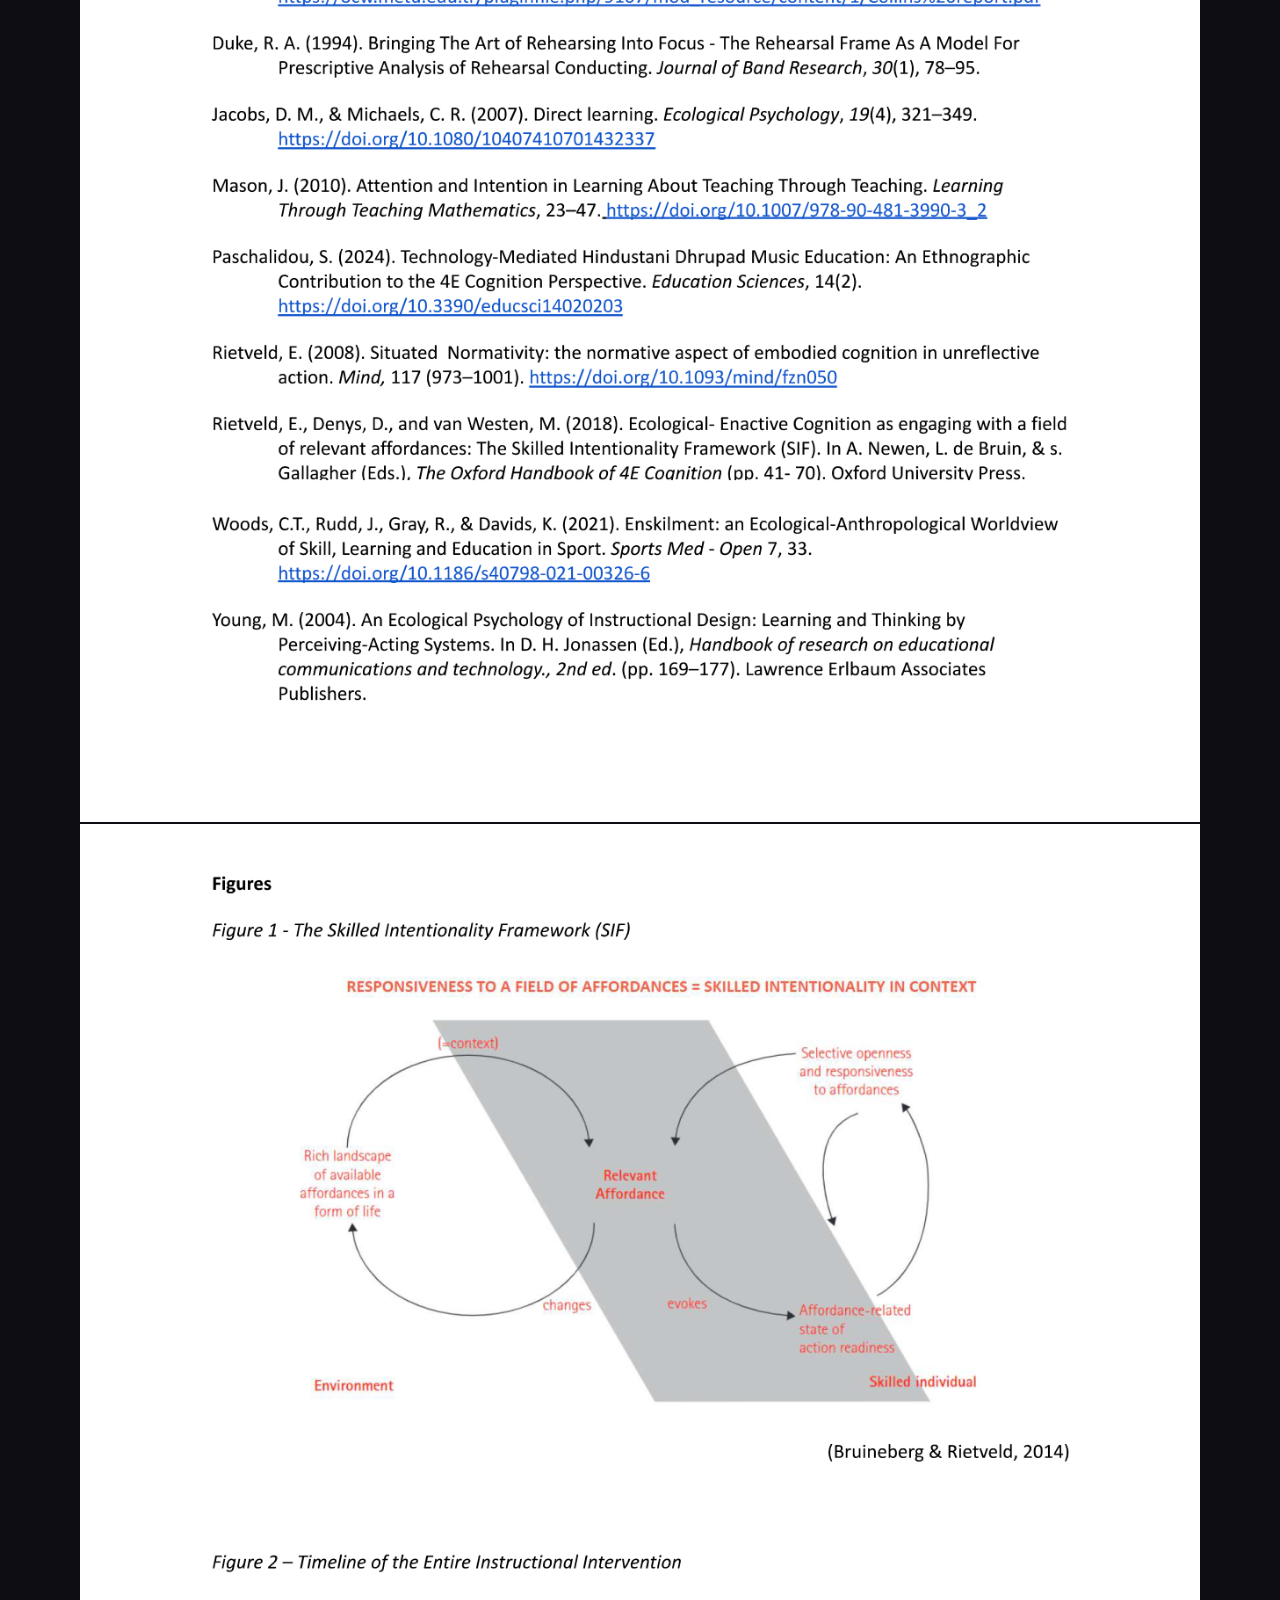
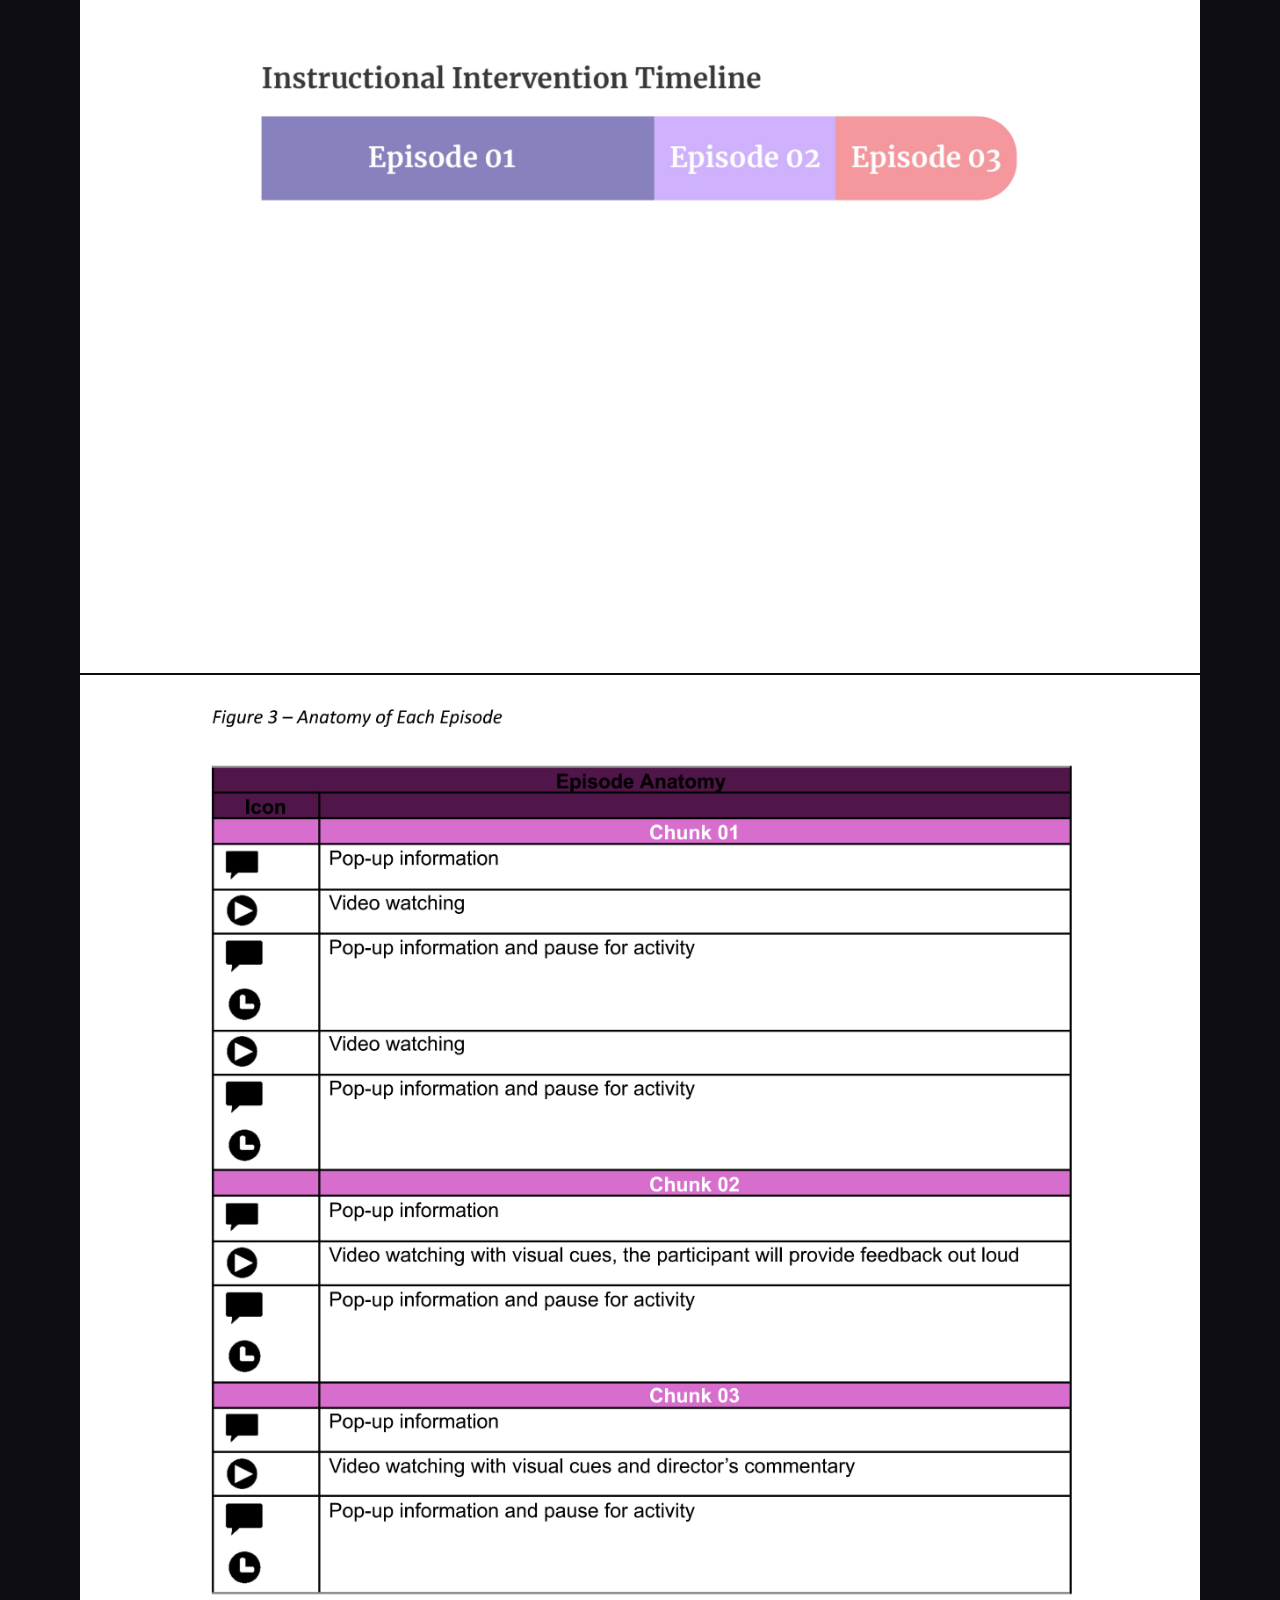
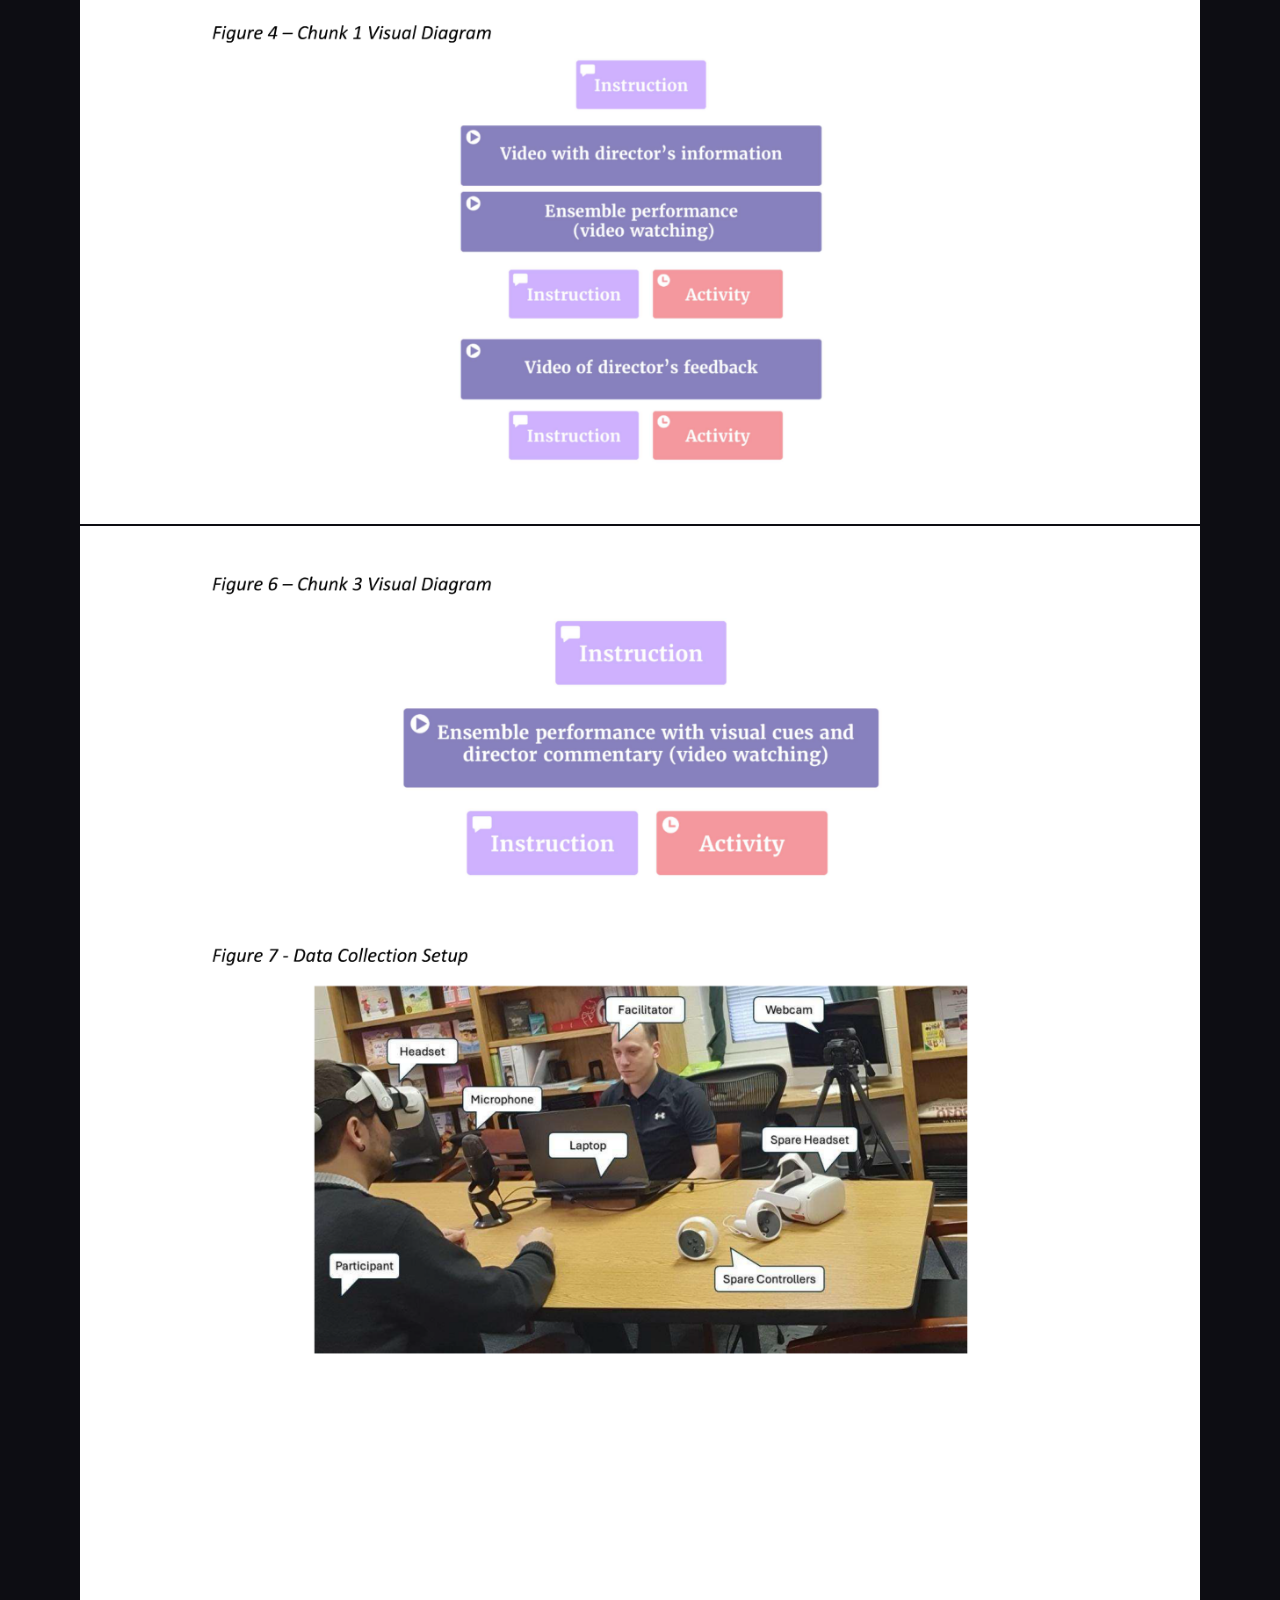
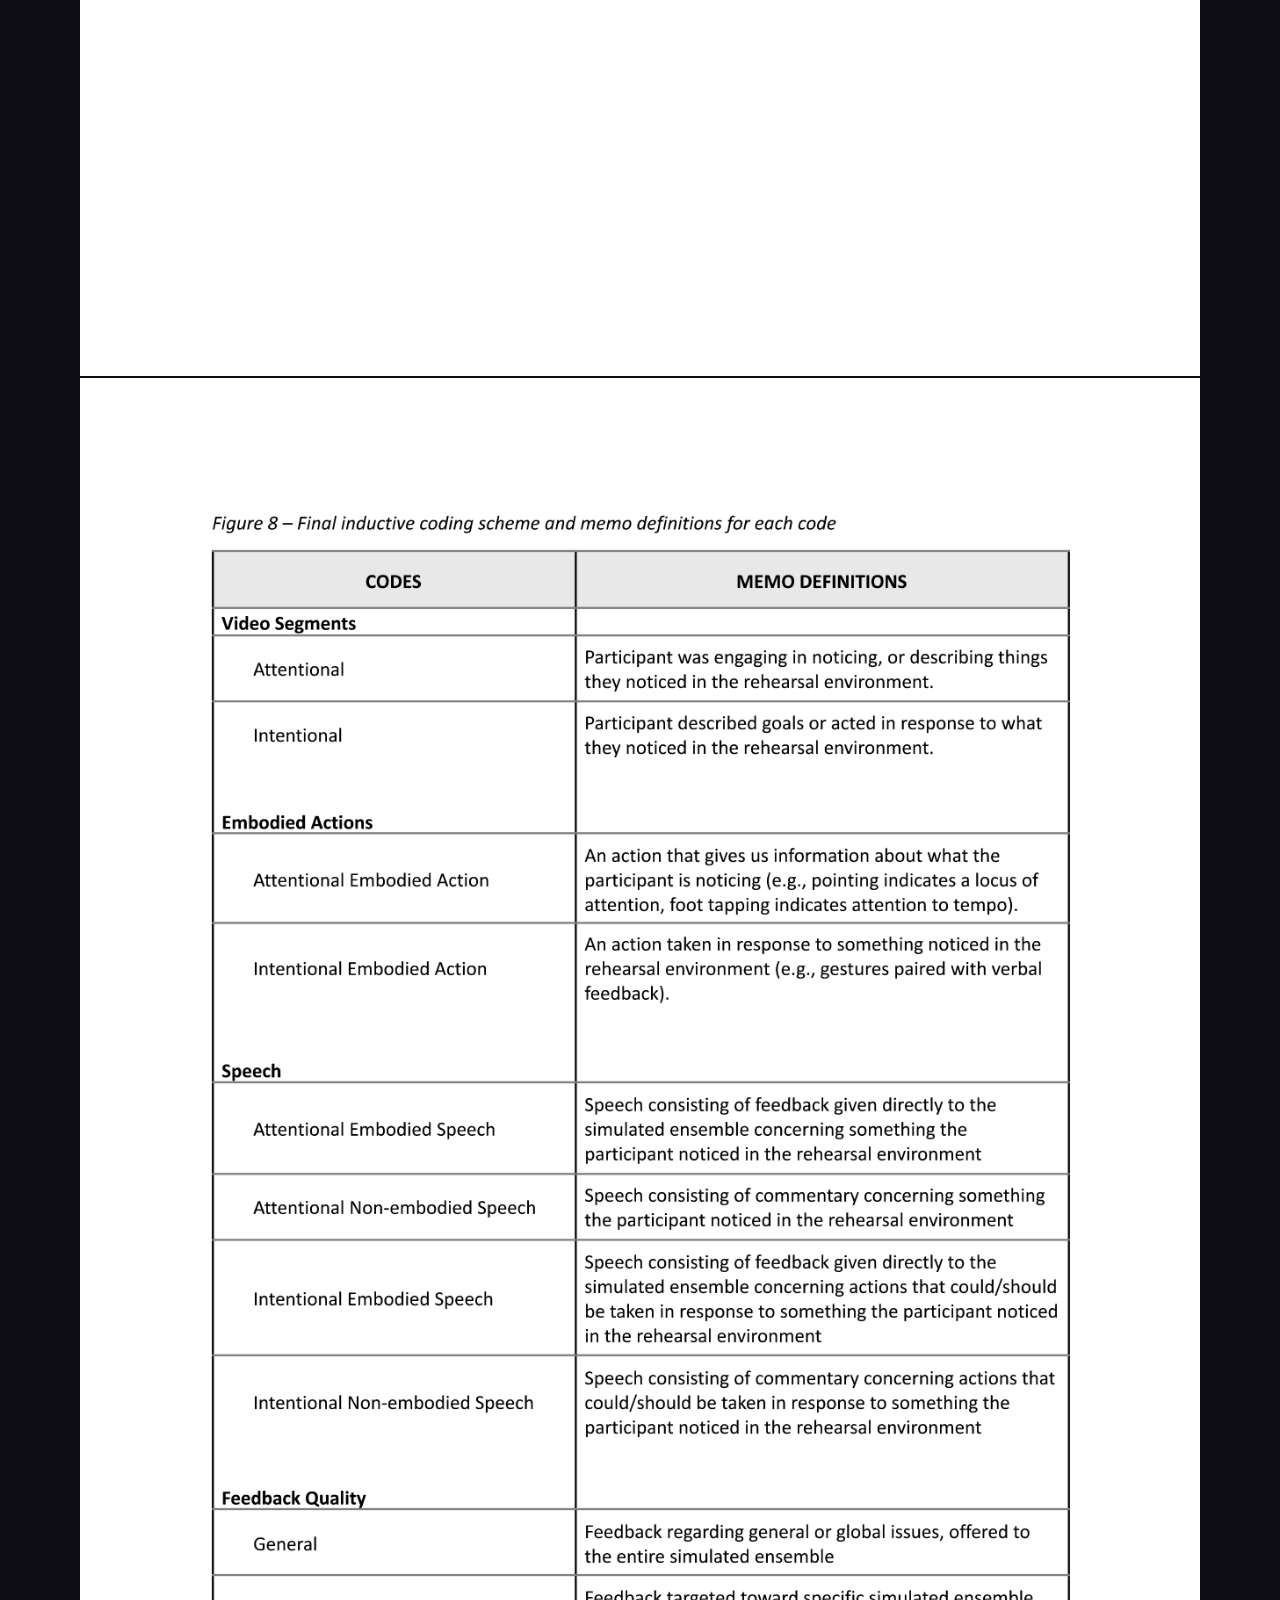
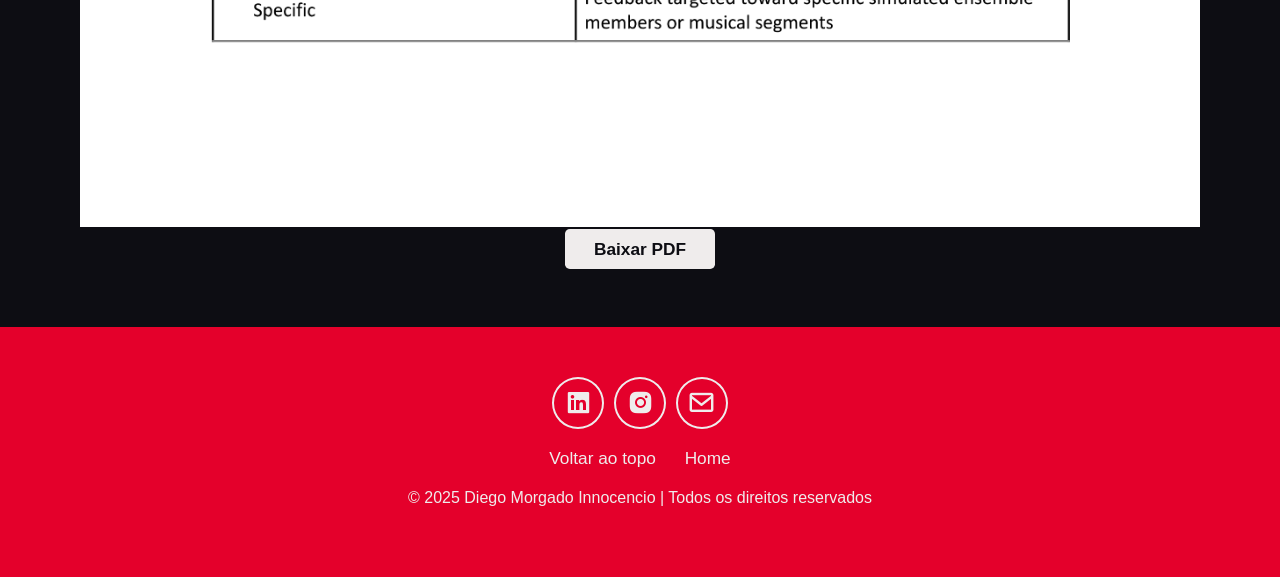
<file: Trabalho_Aera.html>
<!DOCTYPE html>
<html lang="en">
<head>
    <meta charset="UTF-8">
    <meta name="viewport" content="width=device-width, initial-scale=1.0">
    <title>Projeto_UGA</title>
    <link rel="stylesheet" href="portfolio stylus.css">
    <link href='https://unpkg.com/boxicons@2.1.4/css/boxicons.min.css' rel='stylesheet'>

</head>


<body>
        <header class="header">
                <a href="index.html" class="Logo">
                    Diego <span>Innocencio</span> 
                </a>

                <i class="bx bx-menu" id="menu-icon"></i>    

                <Nav class="navbar">
                    <a href="index.html"</a>
                    <a href="index.html#serviços">Serviços</a>
                    <a href="index.html#projetos">Projetos</a>
                    <a href="index.html#trabalhos-educacionais">Trabalhos Educacionais</a>
                    <a href="index.html#contato">Contato</a>
                </Nav>

                <a href="Files/Designer educacional Diego Innocencio.pdf"
                class="Gradient-button" target="_blank"    rel="noopener noreferrer">Currículo</a>
        </header>
        


        <section class="trabalhos-educacionais-pagina" id="trabalhos-educacionais-pagina">
            <div class="trabalhos-educacionais-pagina-content"> 

                <div class="trabalho-pagina-img">
                    <img src="trabalhos-educacionais/Trabalho_AERA/01.png" alt="Foto Diego Innocencio">
                </div>

                <div class="trabalho-pagina-img">
                    <img src="trabalhos-educacionais/Trabalho_AERA/02.png" alt="Foto Diego Innocencio">
                </div>

                <div class="trabalho-pagina-img">
                    <img src="trabalhos-educacionais/Trabalho_AERA/03.png" alt="Foto Diego Innocencio">
                </div>

                <div class="trabalho-pagina-img">
                    <img src="trabalhos-educacionais/Trabalho_AERA/04.png" alt="Foto Diego Innocencio">
                </div>

                <div class="trabalho-pagina-img">
                    <img src="trabalhos-educacionais/Trabalho_AERA/05.png" alt="Foto Diego Innocencio">
                </div>

                <div class="trabalho-pagina-img">
                    <img src="trabalhos-educacionais/Trabalho_AERA/06.png" alt="Foto Diego Innocencio">
                </div>

                <div class="trabalho-pagina-img">
                    <img src="trabalhos-educacionais/Trabalho_AERA/07.png" alt="Foto Diego Innocencio">
                </div>

                <div class="trabalho-pagina-img">
                    <img src="trabalhos-educacionais/Trabalho_AERA/08.png" alt="Foto Diego Innocencio">
                </div>

                <div class="trabalho-pagina-img">
                    <img src="trabalhos-educacionais/Trabalho_AERA/09.png" alt="Foto Diego Innocencio">
                </div>

                <div class="trabalho-pagina-img">
                    <img src="trabalhos-educacionais/Trabalho_AERA/10.png" alt="Foto Diego Innocencio">
                </div>

                <div class="trabalhos-educacionais-pdf-download">
                    <a href="trabalhos-educacionais/Trabalho_AERA/AERA_Proposal.pdf" 
                    class="button" 
                    download="AERA_Proposal">
                        Baixar PDF</a>
                </div>
            </div>
        </section>

        <footer class="footer">

            <div class="social-icons">
                <a href="https://www.linkedin.com/in/diegomorgadoinnocencio/" 
                target="_blank" 
                rel="noopener noreferrer" 
                aria-label="LinkedIn">
                    <i class="bx bxl-linkedin-square"></i>
                </a>

                <a href="https://www.instagram.com/diinnocencio/" 
                target="_blank" 
                rel="noopener noreferrer" 
                aria-label="Instagram">
                    <i class="bx bxl-instagram-alt"></i>
                </a>

                <a href="mailto:diinnocencio@gmail.com" aria-label="Email">
                        <i class="bx bx-envelope"></i>
                    </a>
            </div>

            <ul class="list">
                <li>
                    <a href="#top">Voltar ao topo</a>
                </li>
                <li>
                    <a href="index.html">Home</a>
                </li>
            </ul>

            <p class="copyright">
                © 2025 Diego Morgado Innocencio | Todos os direitos reservados
            </p>

        </footer>
</body>
</html>
</file>
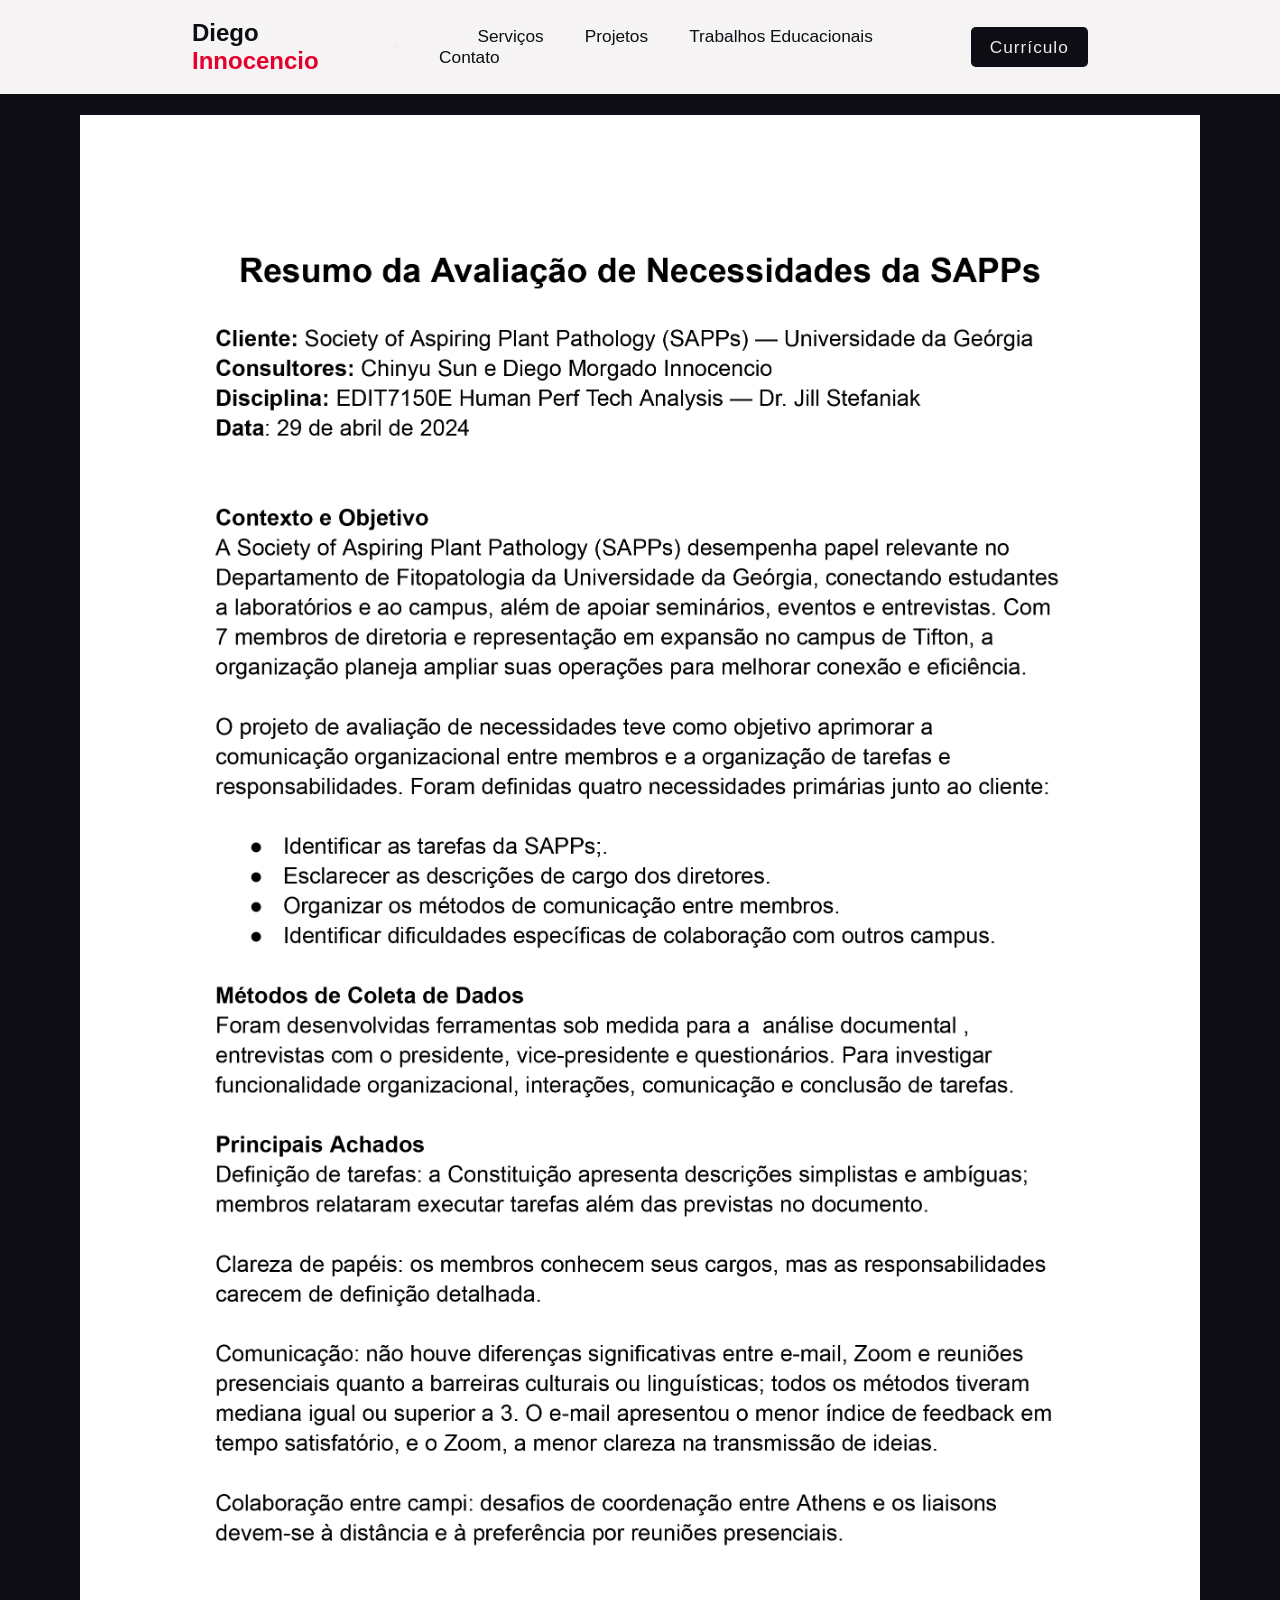
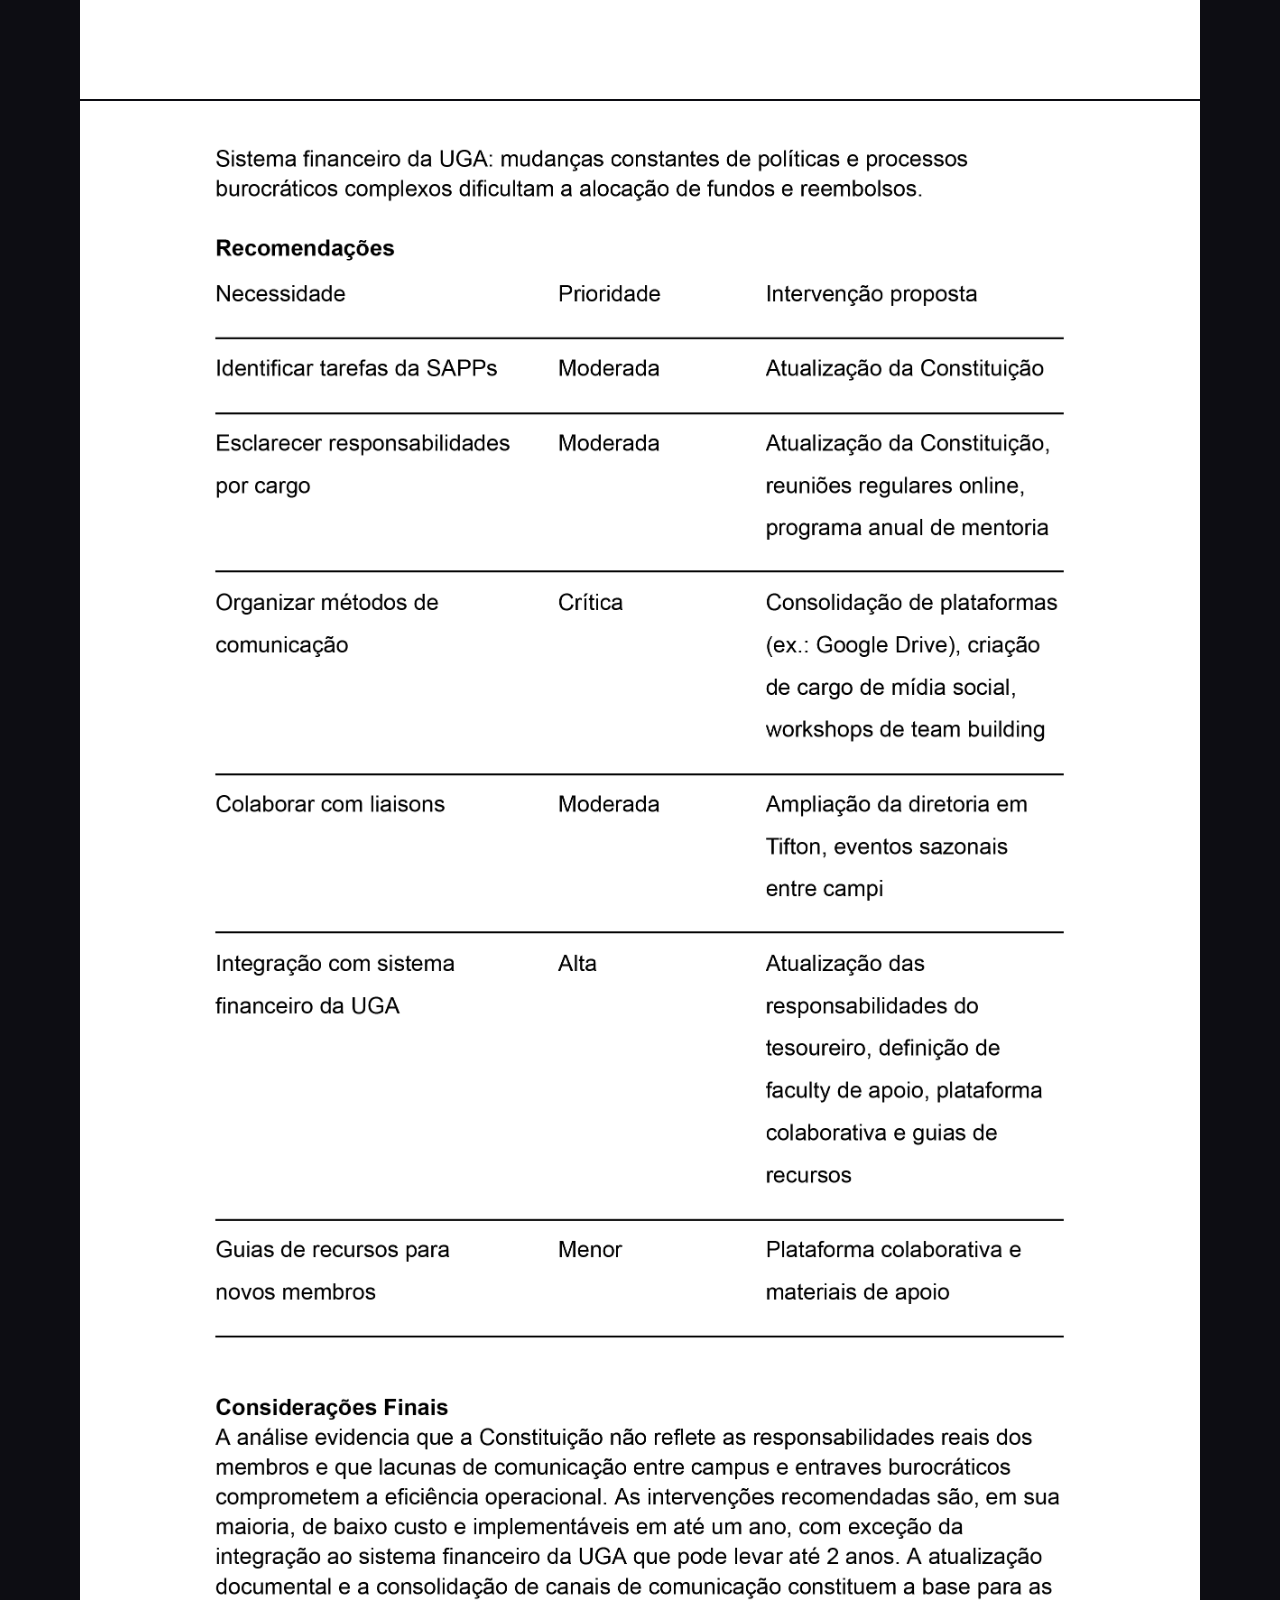
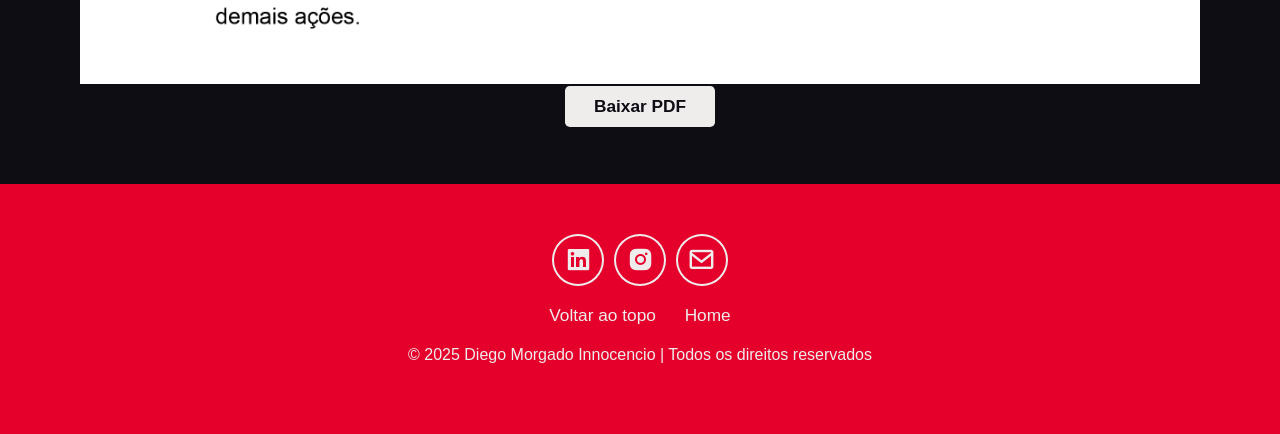
<file: Trabalho_Avaliação_Necessidades.html>
<!DOCTYPE html>
<html lang="en">
<head>
    <meta charset="UTF-8">
    <meta name="viewport" content="width=device-width, initial-scale=1.0">
    <title>Projeto_UGA</title>
    <link rel="stylesheet" href="portfolio stylus.css">
    <link href='https://unpkg.com/boxicons@2.1.4/css/boxicons.min.css' rel='stylesheet'>

</head>


<body>
        <header class="header">
                <a href="index.html" class="Logo">
                    Diego <span>Innocencio</span> 
                </a>

                <i class="bx bx-menu" id="menu-icon"></i>    

                <Nav class="navbar">
                    <a href="index.html"</a>
                    <a href="index.html#serviços">Serviços</a>
                    <a href="index.html#projetos">Projetos</a>
                    <a href="index.html#trabalhos-educacionais">Trabalhos Educacionais</a>
                    <a href="index.html#contato">Contato</a>
                </Nav>

                <a href="Files/Designer educacional Diego Innocencio.pdf"
                class="Gradient-button" target="_blank"    rel="noopener noreferrer">Currículo</a>
        </header>
        


        <section class="trabalhos-educacionais-pagina" id="trabalhos-educacionais-pagina">
            <div class="trabalhos-educacionais-pagina-content"> 

                <div class="trabalho-pagina-img">
                    <img src="trabalhos-educacionais/Trabalho_Avaliação_Necessidades/01.png" alt="Foto Diego Innocencio">
                </div>

                <div class="trabalho-pagina-img">
                    <img src="trabalhos-educacionais/Trabalho_Avaliação_Necessidades/02.png" alt="Foto Diego Innocencio">
                </div>

                <div class="trabalhos-educacionais-pdf-download">
                    <a href="trabalhos-educacionais/Trabalho_Avaliação_Necessidades/Trabalho_Avaliação_Necessidades.pdf" 
                    class="button" 
                    download="Trabalho_Avaliação_Necessidades">
                        Baixar PDF</a>
                </div>
            </div>
        </section>

        <footer class="footer">

            <div class="social-icons">
                <a href="https://www.linkedin.com/in/diegomorgadoinnocencio/" 
                target="_blank" 
                rel="noopener noreferrer" 
                aria-label="LinkedIn">
                    <i class="bx bxl-linkedin-square"></i>
                </a>

                <a href="https://www.instagram.com/diinnocencio/" 
                target="_blank" 
                rel="noopener noreferrer" 
                aria-label="Instagram">
                    <i class="bx bxl-instagram-alt"></i>
                </a>

                <a href="mailto:diinnocencio@gmail.com" aria-label="Email">
                        <i class="bx bx-envelope"></i>
                    </a>
            </div>

            <ul class="list">
                <li>
                    <a href="#top">Voltar ao topo</a>
                </li>
                <li>
                    <a href="index.html">Home</a>
                </li>
            </ul>

            <p class="copyright">
                © 2025 Diego Morgado Innocencio | Todos os direitos reservados
            </p>

        </footer>
</body>
</html>
</file>
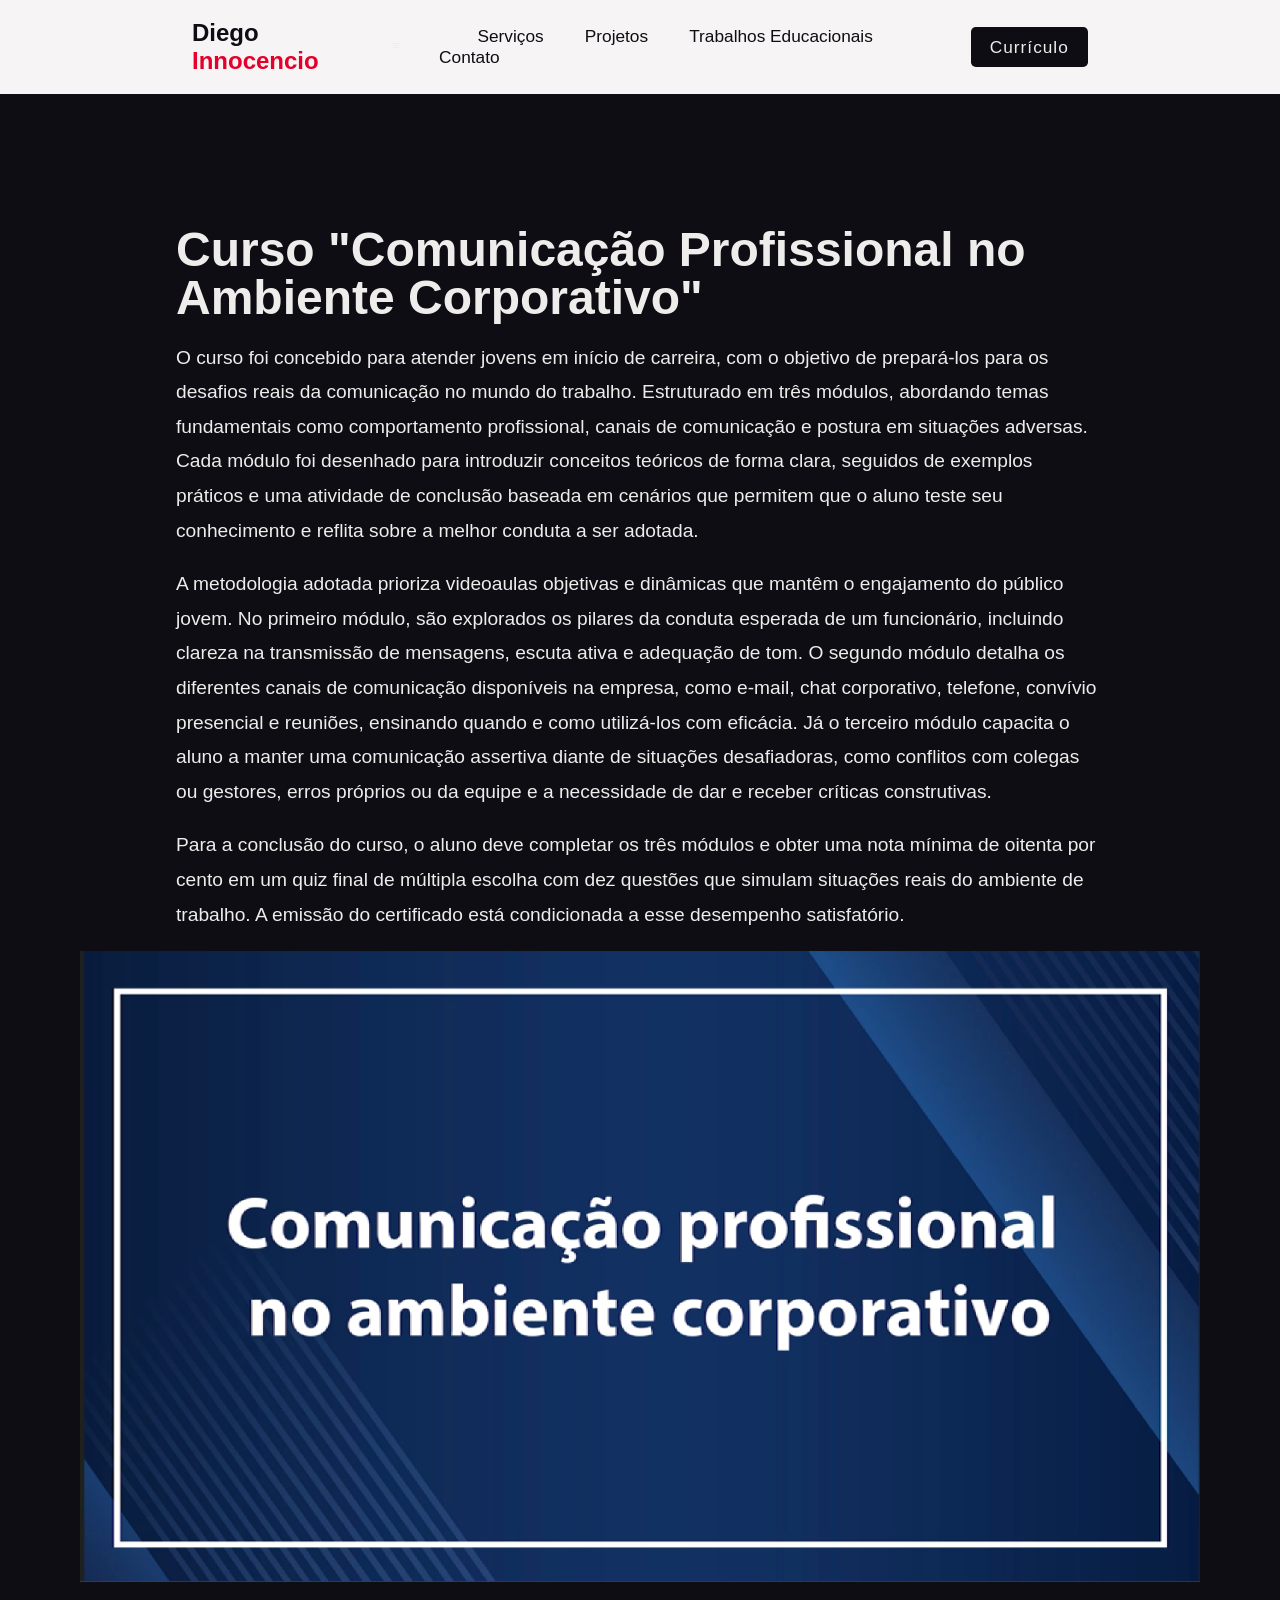
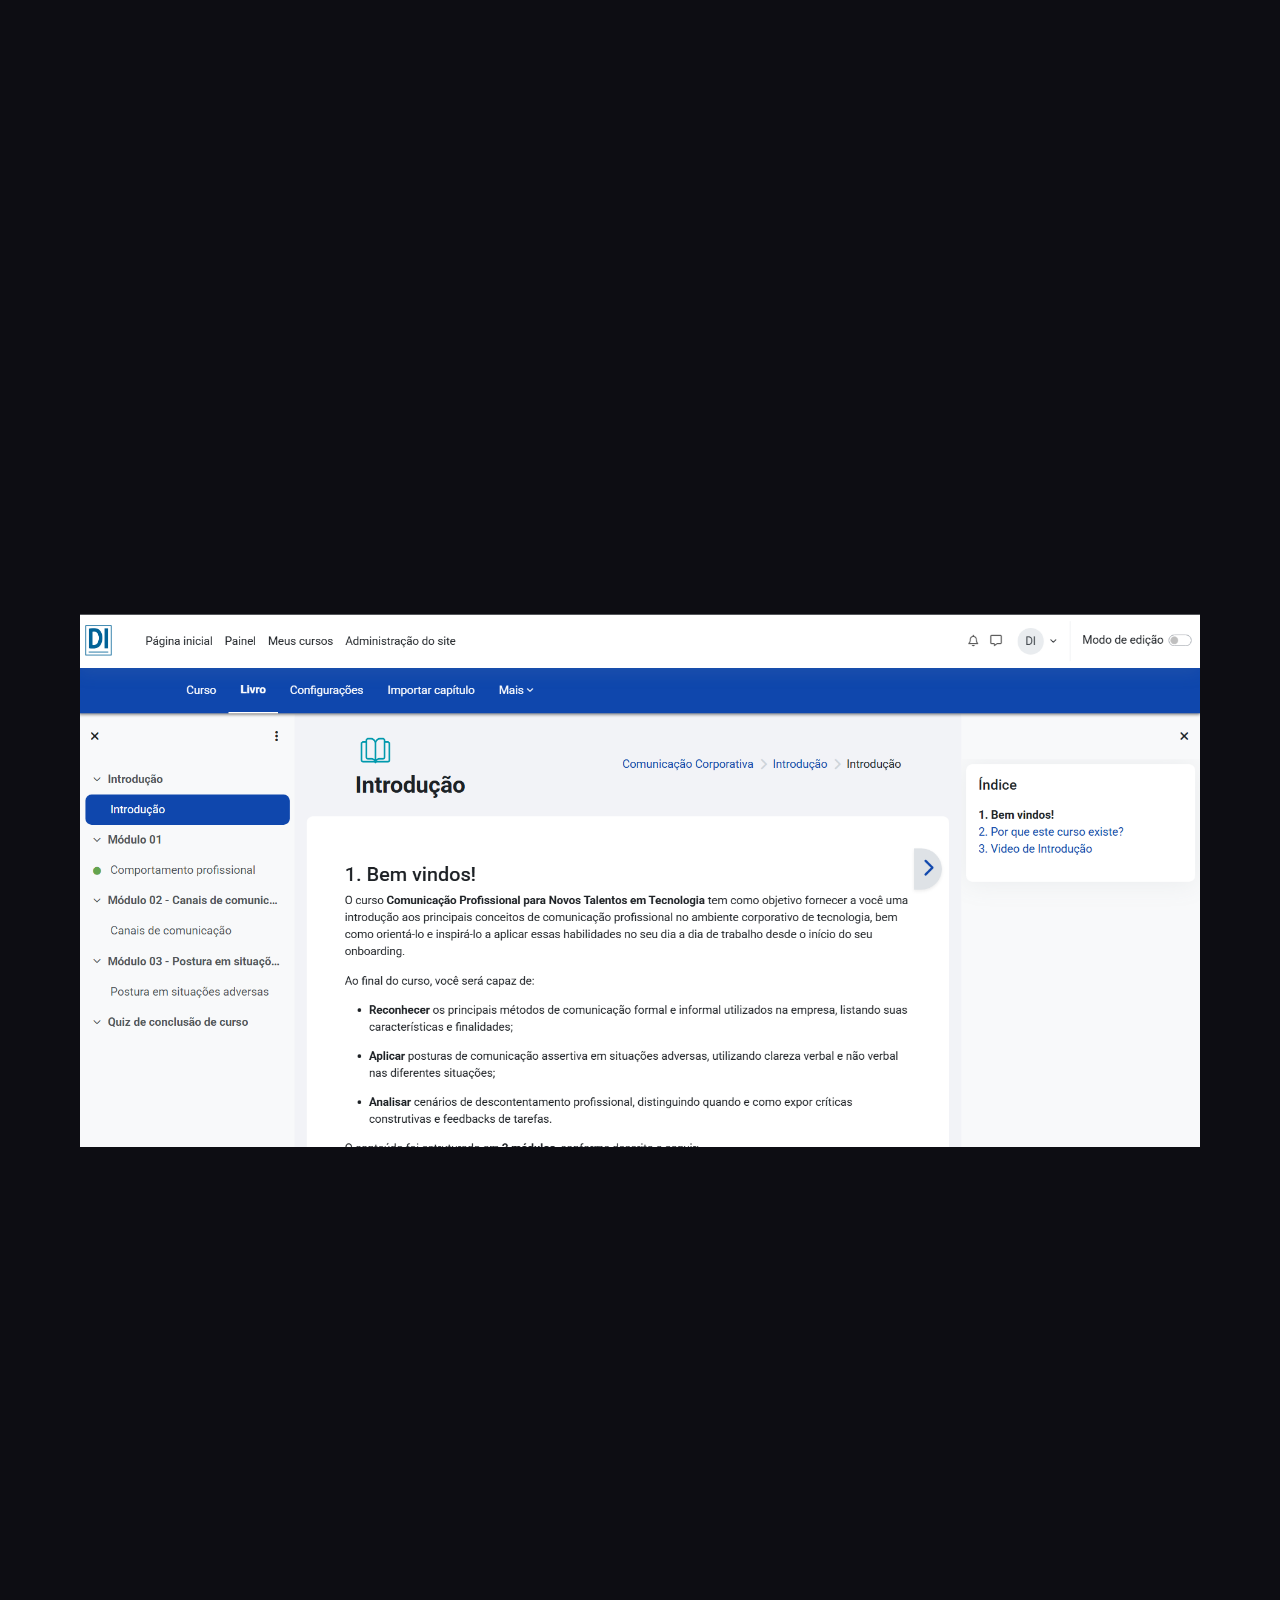
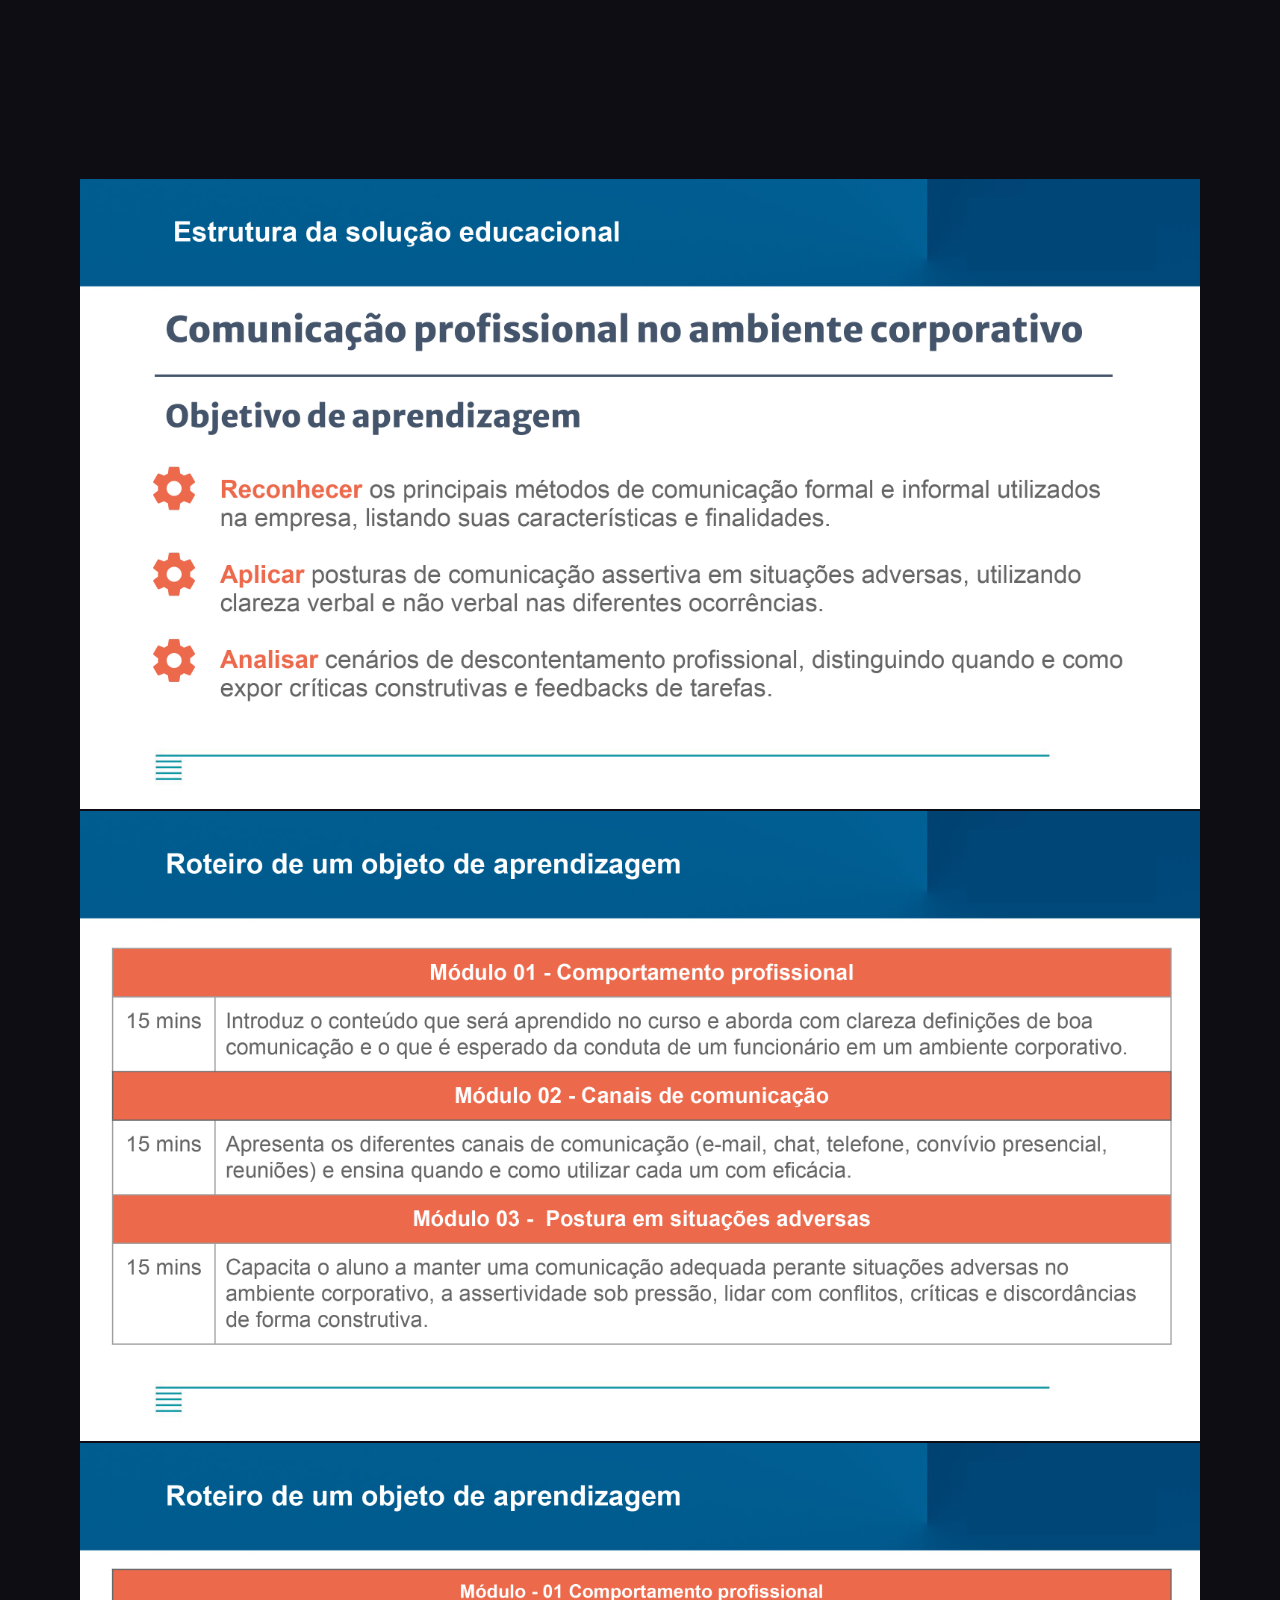
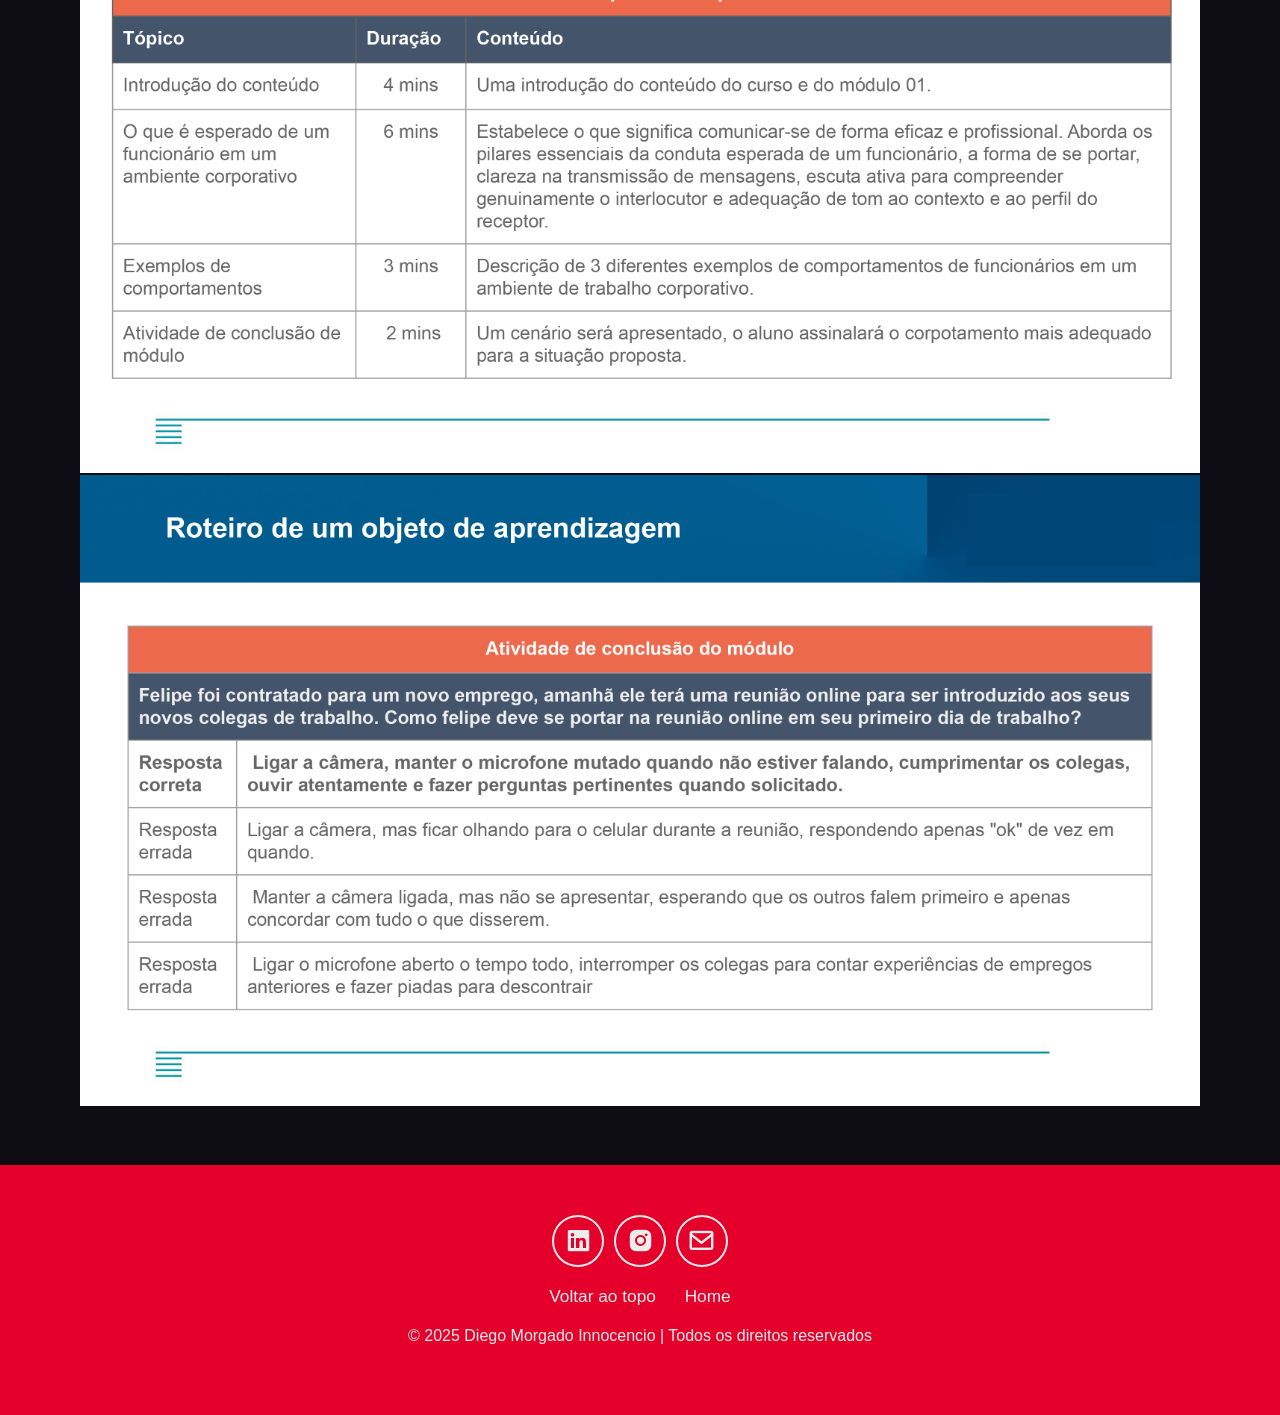
<file: Trabalho_Moodle.html>
<!DOCTYPE html>
<html lang="en">
<head>
    <meta charset="UTF-8">
    <meta name="viewport" content="width=device-width, initial-scale=1.0">
    <title>Projeto_UGA</title>
    <link rel="stylesheet" href="portfolio stylus.css">
    <link href='https://unpkg.com/boxicons@2.1.4/css/boxicons.min.css' rel='stylesheet'>

</head>


<body>
        <header class="header">
                <a href="index.html" class="Logo">
                    Diego <span>Innocencio</span> 
                </a>

                <i class="bx bx-menu" id="menu-icon"></i>    

                <Nav class="navbar">
                    <a href="index.html"</a>
                    <a href="index.html#serviços">Serviços</a>
                    <a href="index.html#projetos">Projetos</a>
                    <a href="index.html#trabalhos-educacionais">Trabalhos Educacionais</a>
                    <a href="index.html#contato">Contato</a>
                </Nav>

                <a href="Files/Designer educacional Diego Innocencio.pdf"
                class="Gradient-button" target="_blank"    rel="noopener noreferrer">Currículo</a>
        </header>
        


        <section class="trabalhos-educacionais-pagina" id="trabalhos-educacionais-pagina">
            <div class="trabalhos-educacionais-pagina-content">

                <div class="trabalho-pagina-text">
                    <h1>Curso "Comunicação Profissional no Ambiente Corporativo"</h1>
                    <p> O curso foi concebido para atender jovens em início de carreira, com o objetivo de prepará-los para os desafios reais da comunicação no mundo do trabalho. Estruturado em três módulos, abordando temas fundamentais como comportamento profissional, canais de comunicação e postura em situações adversas. Cada módulo foi desenhado para introduzir conceitos teóricos de forma clara, seguidos de exemplos práticos e uma atividade de conclusão baseada em cenários que permitem que o aluno teste seu conhecimento e reflita sobre a melhor conduta a ser adotada.</p>

                    <p> A metodologia adotada prioriza videoaulas objetivas e dinâmicas que mantêm o engajamento do público jovem. No primeiro módulo, são explorados os pilares da conduta esperada de um funcionário, incluindo clareza na transmissão de mensagens, escuta ativa e adequação de tom. O segundo módulo detalha os diferentes canais de comunicação disponíveis na empresa, como e-mail, chat corporativo, telefone, convívio presencial e reuniões, ensinando quando e como utilizá-los com eficácia. Já o terceiro módulo capacita o aluno a manter uma comunicação assertiva diante de situações desafiadoras, como conflitos com colegas ou gestores, erros próprios ou da equipe e a necessidade de dar e receber críticas construtivas.</p>

                    <p> Para a conclusão do curso, o aluno deve completar os três módulos e obter uma nota mínima de oitenta por cento em um quiz final de múltipla escolha com dez questões que simulam situações reais do ambiente de trabalho. A emissão do certificado está condicionada a esse desempenho satisfatório. </p>
                </div>
                
                <div class="trabalho-pagina-img">
                    <img src="trabalhos-educacionais/Trabalho_Moodle/00.png" alt="Foto Diego Innocencio">
                </div>

                <div class="trabalhos-educacionais-pagina-video-youtube">
                    <iframe src="https://www.youtube.com/embed/hKXj6_iysNw?si=2Bel1JkC683827VF" title="YouTube video player" frameborder="0" allow="accelerometer; autoplay; clipboard-write; encrypted-media; gyroscope; picture-in-picture; web-share" referrerpolicy="strict-origin-when-cross-origin" allowfullscreen></iframe>
                </div>

                <div class="trabalho-pagina-img">
                    <img src="trabalhos-educacionais/Trabalho_Moodle/01.png" alt="Foto Diego Innocencio">
                </div>

                <div class="trabalhos-educacionais-pagina-video-youtube">
                    <iframe src="https://www.youtube.com/embed/10LGb_WW4bU?si=U9dZYmfSKAZkoxaQ" title="YouTube video player" frameborder="0" allow="accelerometer; autoplay; clipboard-write; encrypted-media; gyroscope; picture-in-picture; web-share" referrerpolicy="strict-origin-when-cross-origin" allowfullscreen></iframe>
                </div>


                <div class="trabalho-pagina-img">
                    <img src="trabalhos-educacionais/Trabalho_Moodle/03.png" alt="Foto Diego Innocencio">
                </div>

                <div class="trabalho-pagina-img">
                    <img src="trabalhos-educacionais/Trabalho_Moodle/04.png" alt="Foto Diego Innocencio">
                </div>

                <div class="trabalho-pagina-img">
                    <img src="trabalhos-educacionais/Trabalho_Moodle/05.png" alt="Foto Diego Innocencio">
                </div>

                <div class="trabalho-pagina-img">
                    <img src="trabalhos-educacionais/Trabalho_Moodle/06.png" alt="Foto Diego Innocencio">
                </div>

                   

                

    
                </div>
            </div>
        </section>

        <footer class="footer">

            <div class="social-icons">
                <a href="https://www.linkedin.com/in/diegomorgadoinnocencio/" 
                target="_blank" 
                rel="noopener noreferrer" 
                aria-label="LinkedIn">
                    <i class="bx bxl-linkedin-square"></i>
                </a>

                <a href="https://www.instagram.com/diinnocencio/" 
                target="_blank" 
                rel="noopener noreferrer" 
                aria-label="Instagram">
                    <i class="bx bxl-instagram-alt"></i>
                </a>

                <a href="mailto:diinnocencio@gmail.com" aria-label="Email">
                        <i class="bx bx-envelope"></i>
                    </a>
            </div>

            <ul class="list">
                <li>
                    <a href="#top">Voltar ao topo</a>
                </li>
                <li>
                    <a href="index.html">Home</a>
                </li>
            </ul>

            <p class="copyright">
                © 2025 Diego Morgado Innocencio | Todos os direitos reservados
            </p>

        </footer>
</body>
</html>
</file>
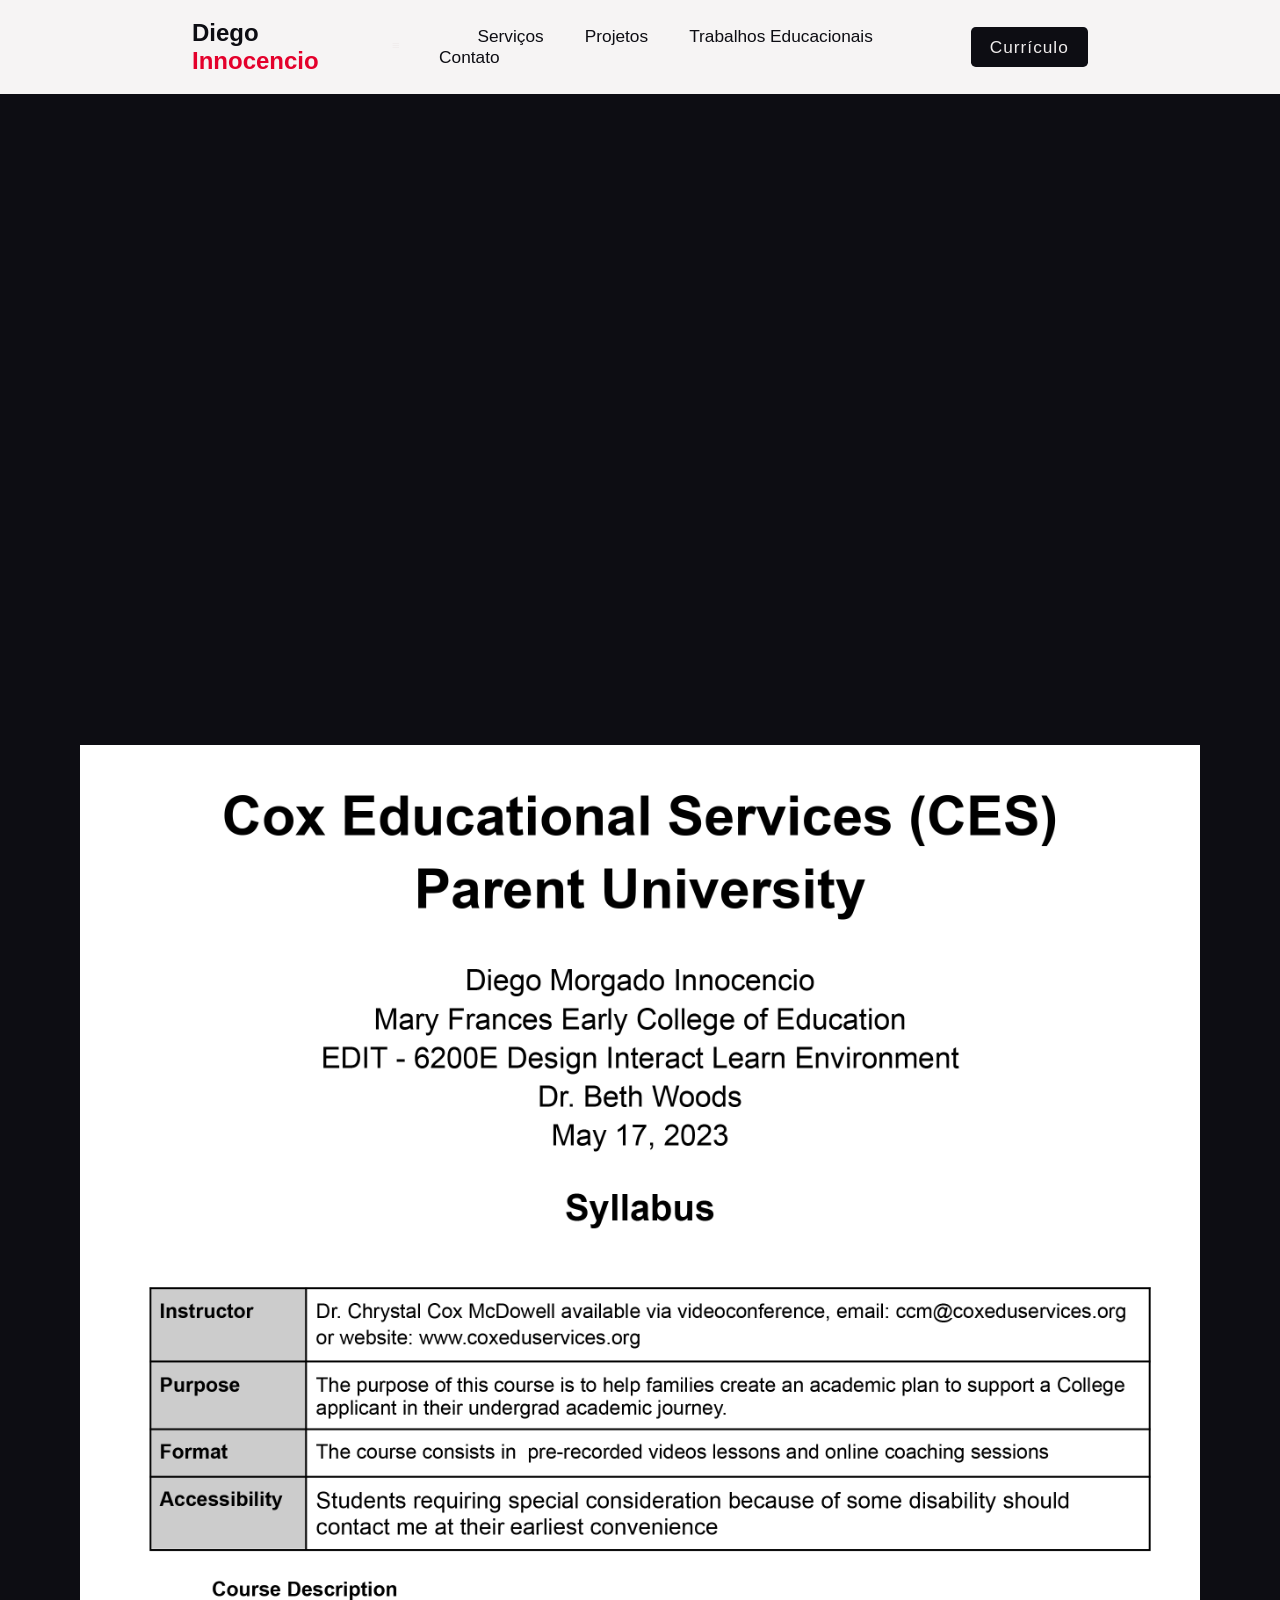
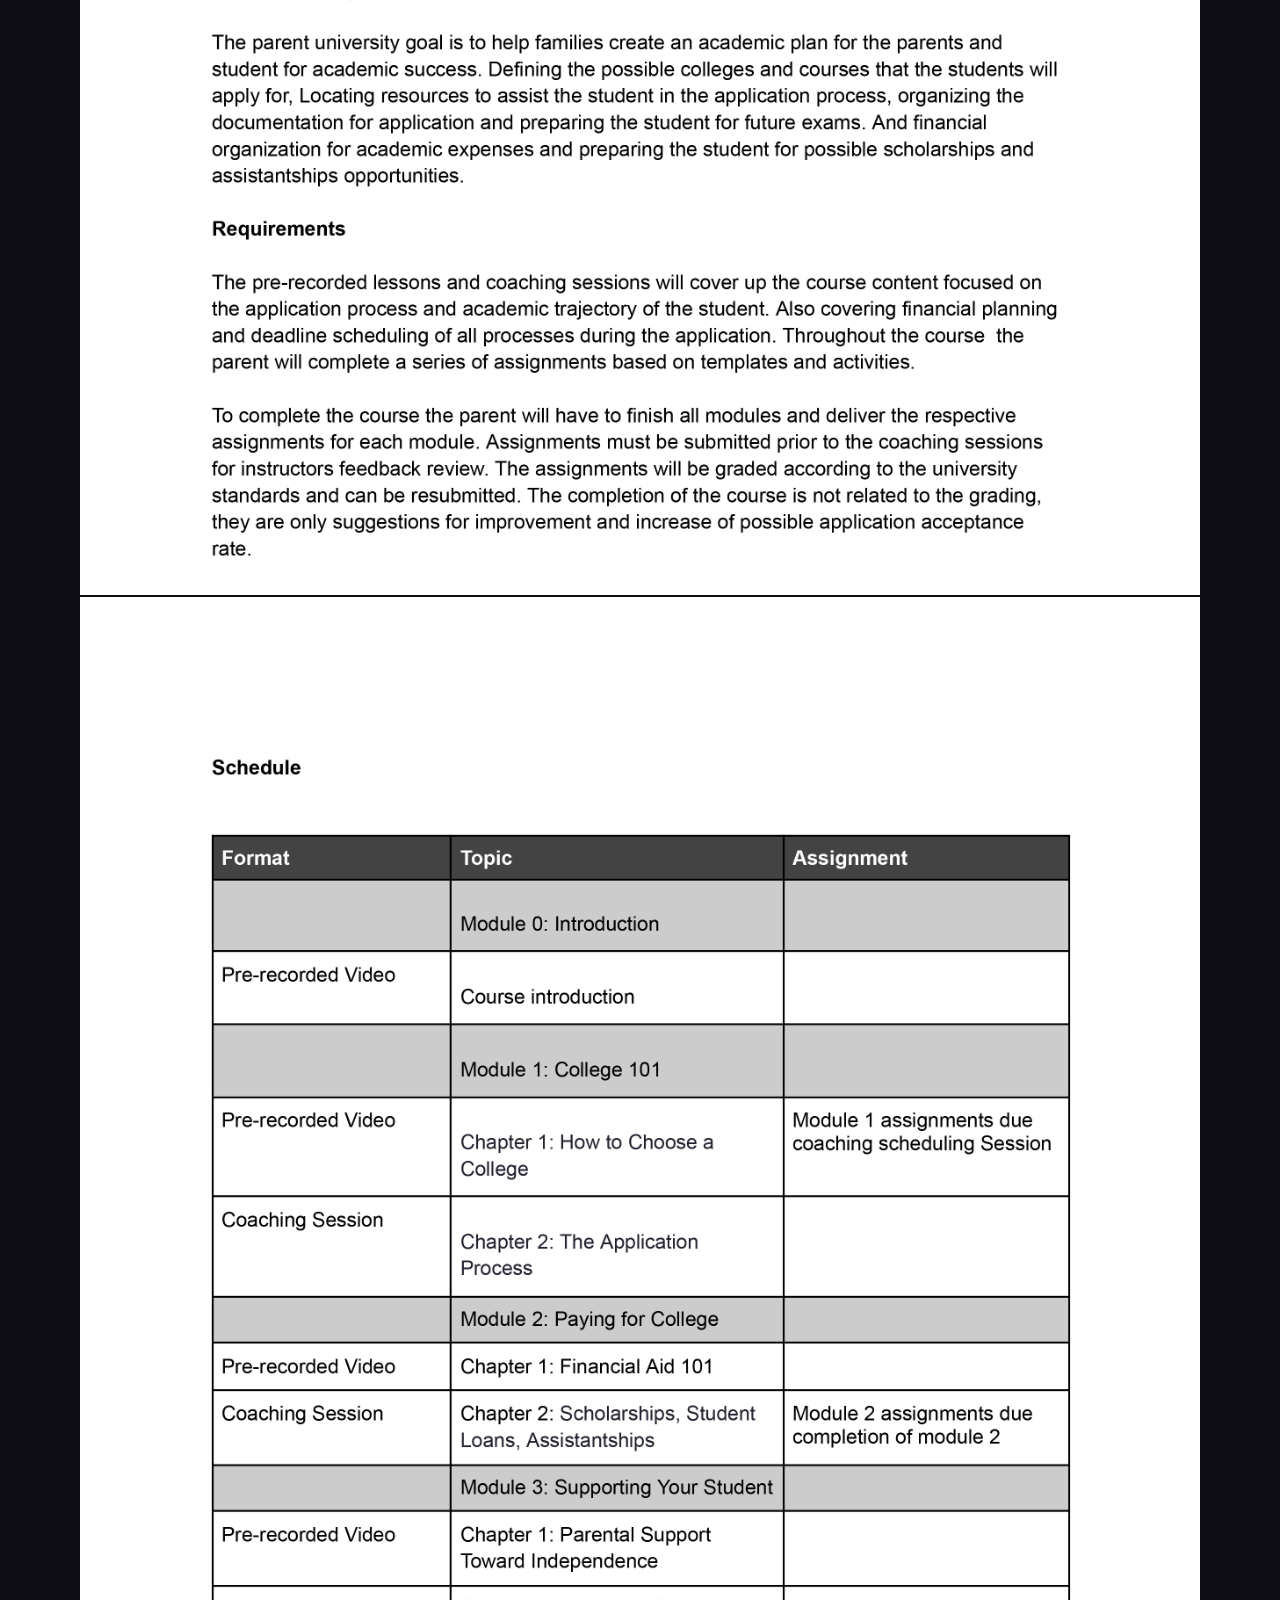
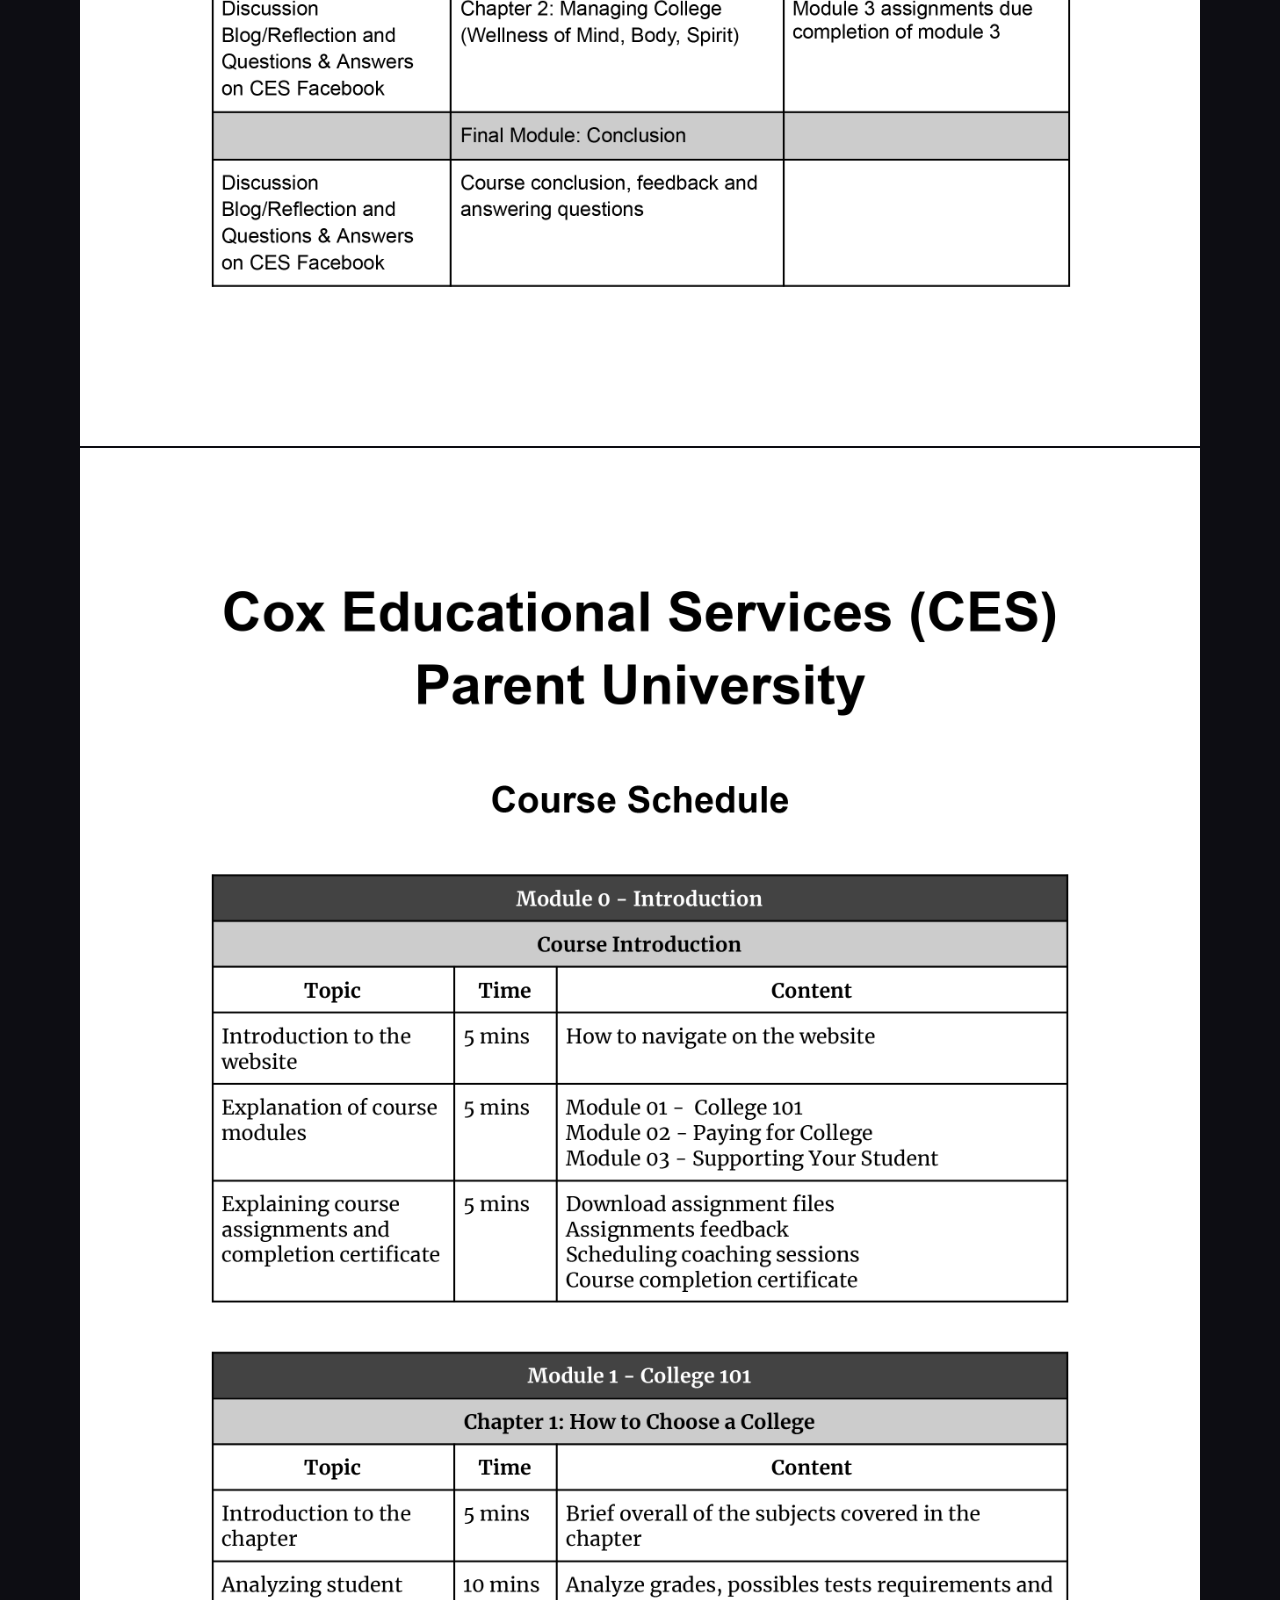
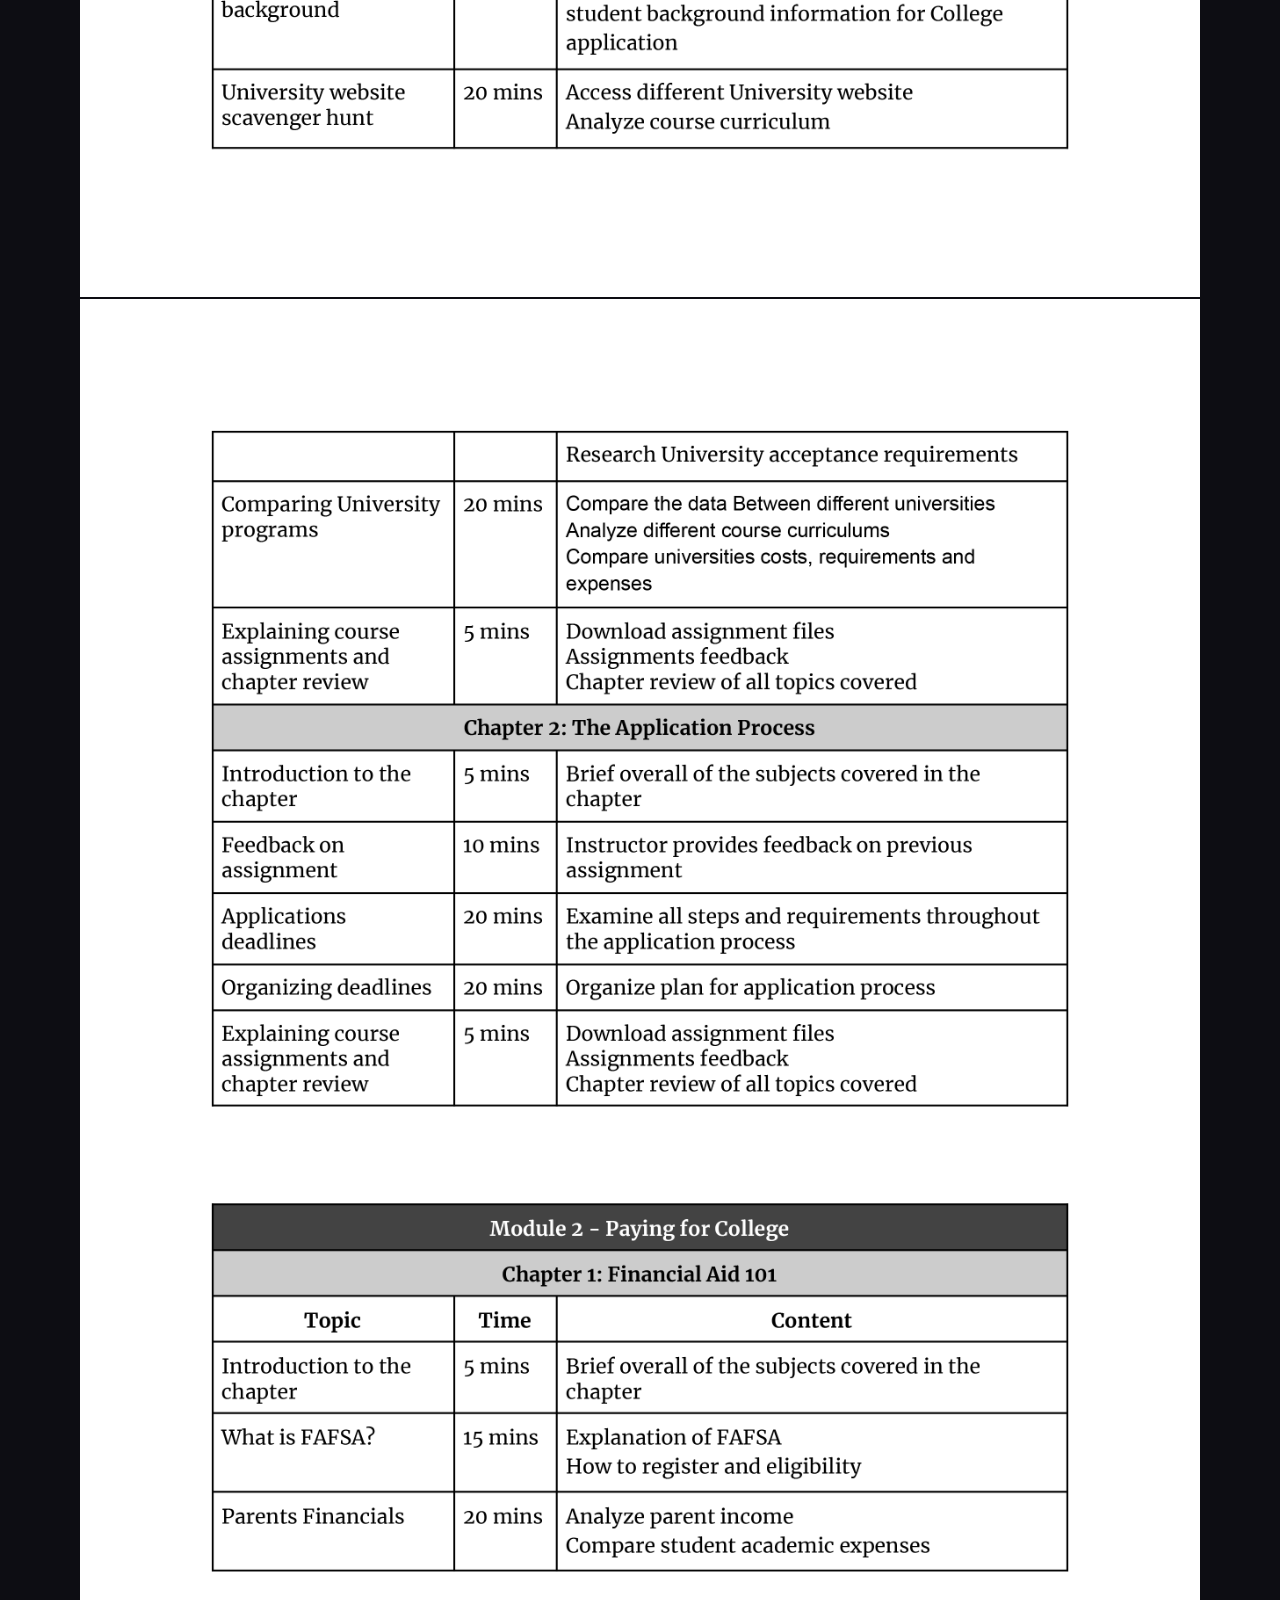
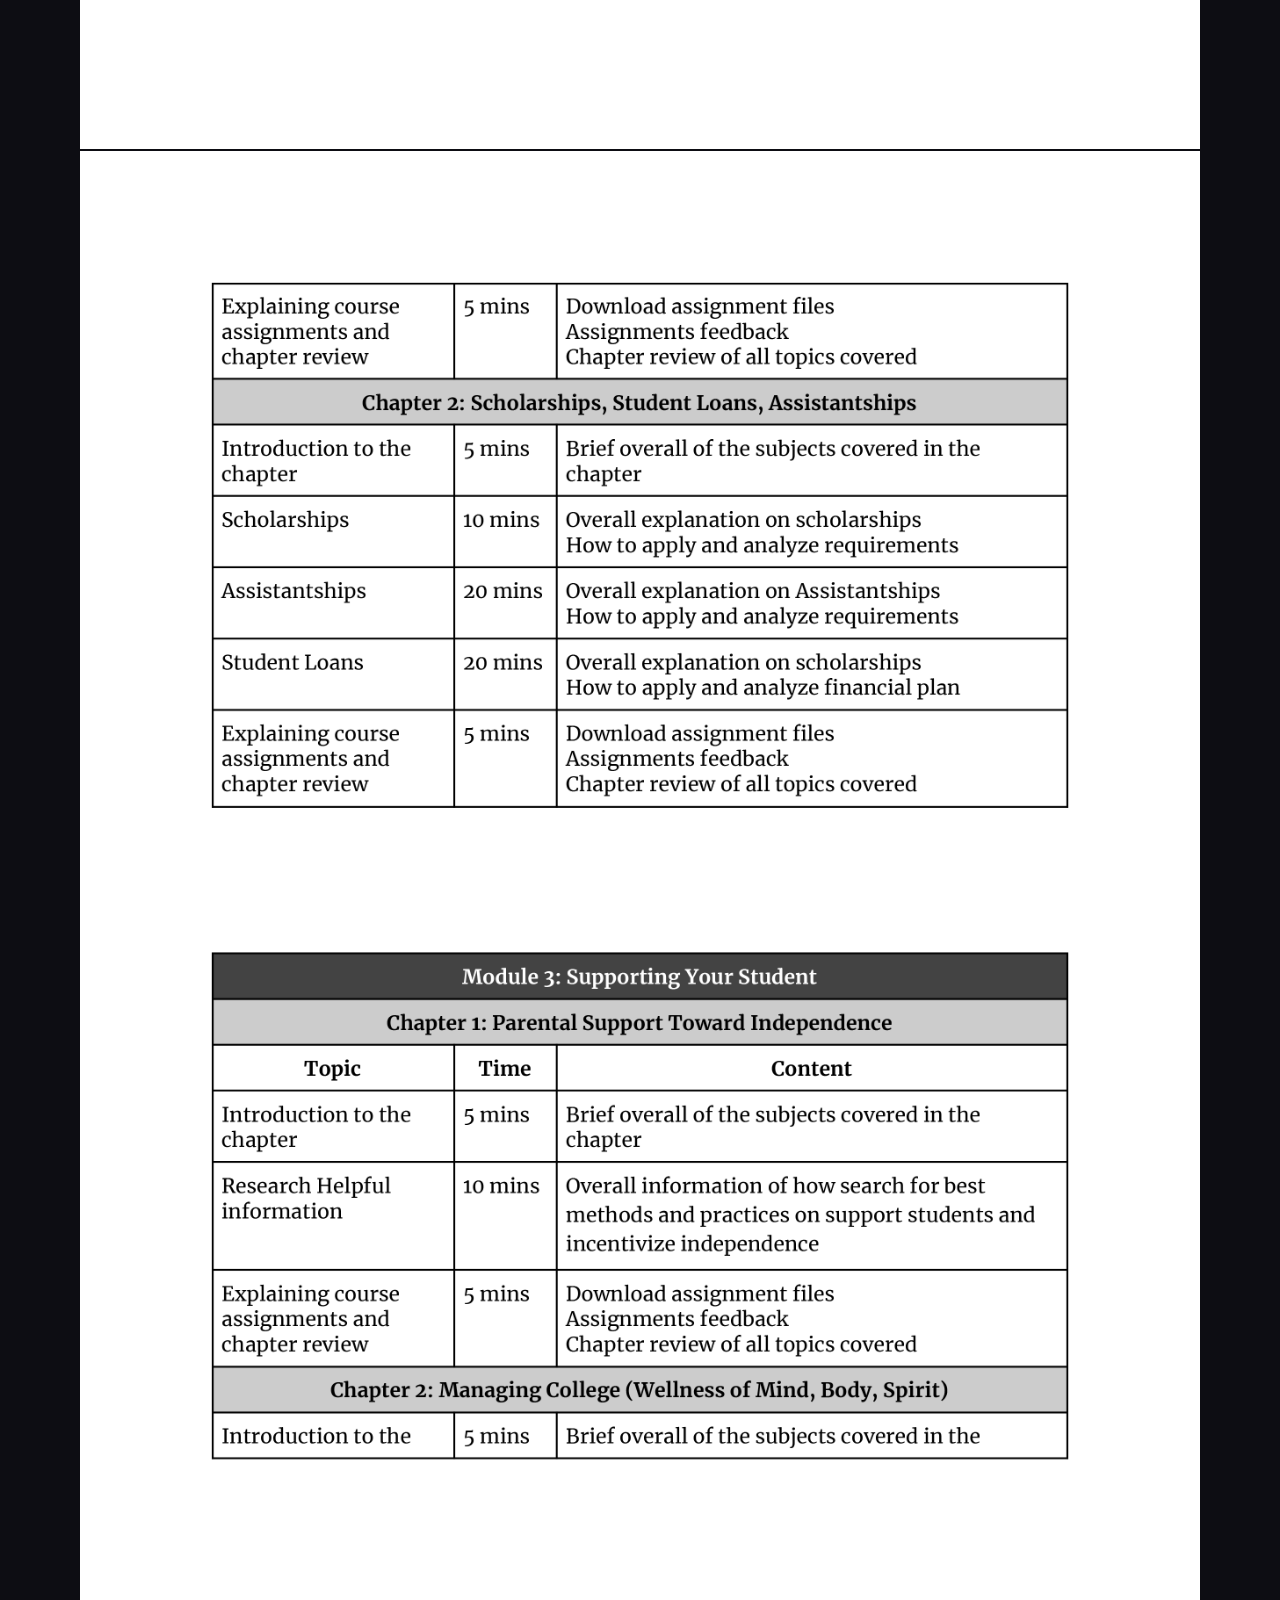
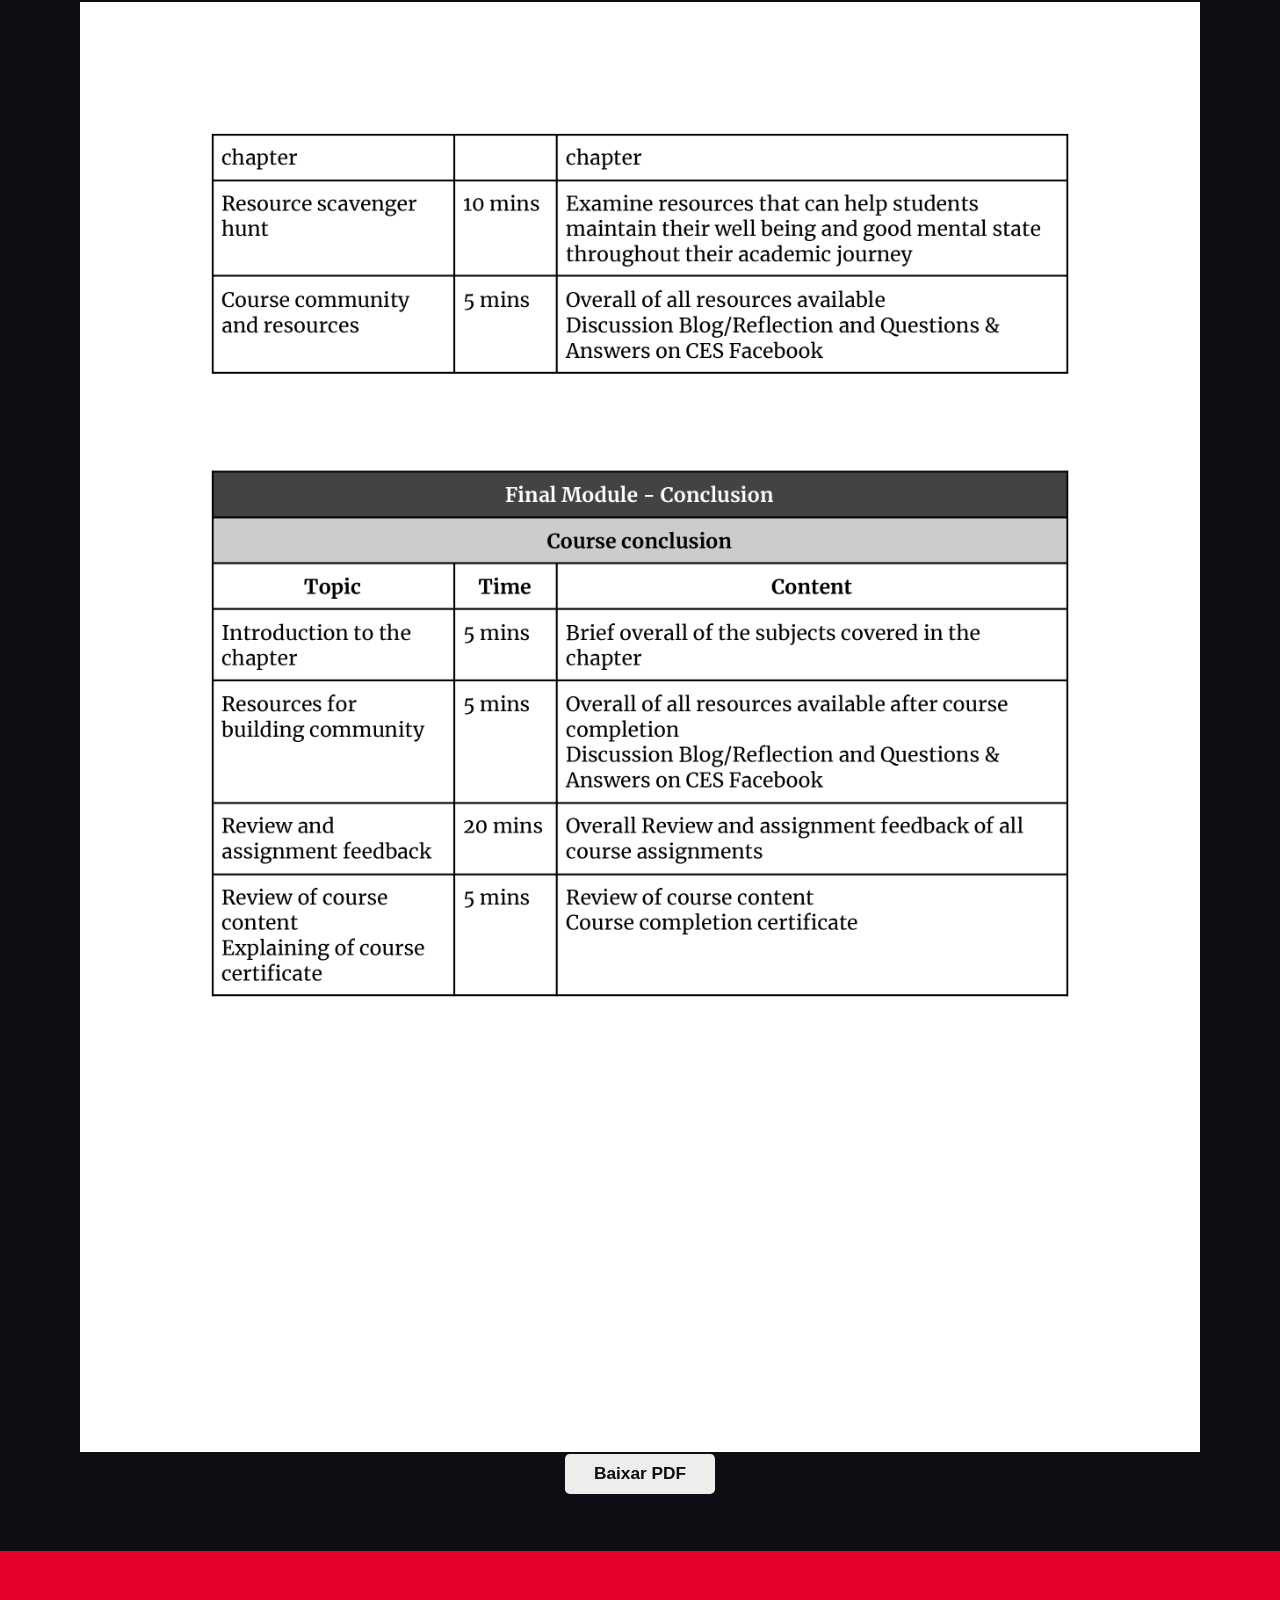
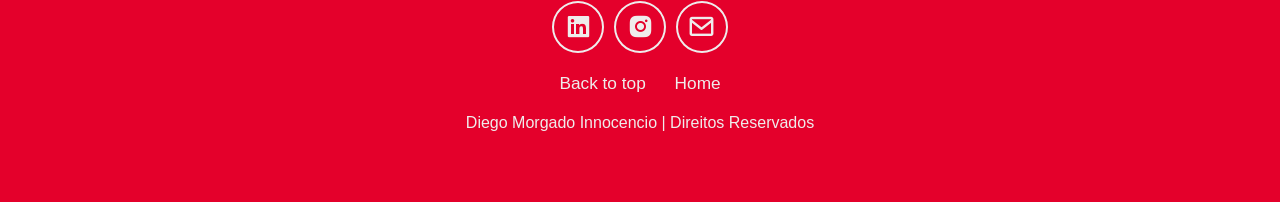
<file: Trabalho_Parent_University.html>
<!DOCTYPE html>
<html lang="en">
<head>
    <meta charset="UTF-8">
    <meta name="viewport" content="width=device-width, initial-scale=1.0">
    <title>Projeto_NapkinMovieIdeas</title>
    <link rel="stylesheet" href="portfolio stylus.css">
    <link href='https://unpkg.com/boxicons@2.1.4/css/boxicons.min.css' rel='stylesheet'>

</head>


<body>
        <header class="header">
                <a href="index.html" class="Logo">
                    Diego <span>Innocencio</span> 
                </a>

                <i class="bx bx-menu" id="menu-icon"></i>    

                <Nav class="navbar">
                    <a href="index.html"</a>
                    <a href="index.html#serviços">Serviços</a>
                    <a href="index.html#projetos">Projetos</a>
                    <a href="index.html#trabalhos-educacionais">Trabalhos Educacionais</a>
                    <a href="index.html#contato">Contato</a>
                </Nav>

                <a href="Files/Designer educacional Diego Innocencio.pdf"
                class="Gradient-button" target="_blank"    rel="noopener noreferrer">Currículo</a>
        </header>
        


        <section class="trabalhos-educacionais-pagina" id="trabalhos-educacionais-pagina">
            <div class="trabalhos-educacionais-pagina-content"> 

                <div class="trabalhos-educacionais-pagina-video-youtube">
                    <iframe src="https://www.youtube.com/embed/TJQuiP8dWq8?si=xuNvXjB4oqwgMypl" title="YouTube video player" frameborder="0" allow="accelerometer; autoplay; clipboard-write; encrypted-media; gyroscope; picture-in-picture; web-share" referrerpolicy="strict-origin-when-cross-origin" allowfullscreen></iframe>
                </div>

                <div class="trabalho-pagina-img">
                    <img src="trabalhos-educacionais/Trabalho_Parent University/01.png" alt="Foto Diego Innocencio">
                </div>

                <div class="trabalho-pagina-img">
                    <img src="trabalhos-educacionais/Trabalho_Parent University/02.png" alt="Foto Diego Innocencio">
                </div>

                <div class="trabalho-pagina-img">
                    <img src="trabalhos-educacionais/Trabalho_Parent University/03.png" alt="Foto Diego Innocencio">
                </div>

                <div class="trabalho-pagina-img">
                    <img src="trabalhos-educacionais/Trabalho_Parent University/04.png" alt="Foto Diego Innocencio">
                </div>

                <div class="trabalho-pagina-img">
                    <img src="trabalhos-educacionais/Trabalho_Parent University/05.png" alt="Foto Diego Innocencio">
                </div>

                <div class="trabalho-pagina-img">
                    <img src="trabalhos-educacionais/Trabalho_Parent University/06.png" alt="Foto Diego Innocencio">
                </div>


                <div class="trabalhos-educacionais-pdf-download">
                    <a href="trabalhos-educacionais/Trabalho_Parent University/Trabalho_Parent University.pdf" 
                    class="button" 
                    download="Trabalho_Parent University">
                        Baixar PDF</a>
                </div>
            </div>
        </section>


            <footer class="footer">

                <div class="social-icons">

                    <a href="http://#">
                        <i class="bx bxl-linkedin-square"></i>
                    </a>

                    <a href="http://#">
                        <i class="bx bxl-instagram-alt"></i>
                    </a>

                    <a href="mailto:diinnocencio@gmail.com" aria-label="Email">
                        <i class="bx bx-envelope"></i>
                    </a>
                </div> 

                <ul class="list">

                    <li>
                        <a href="#projeto-pagina">Back to top</a>
                    </li>

                    <li>
                        <a href="index.html">Home</a>
                    </li>
                </ul>

                <p class="copyright">
                    Diego Morgado Innocencio | Direitos Reservados
                </p> 
            </footer>

</body>
</html>
</file>
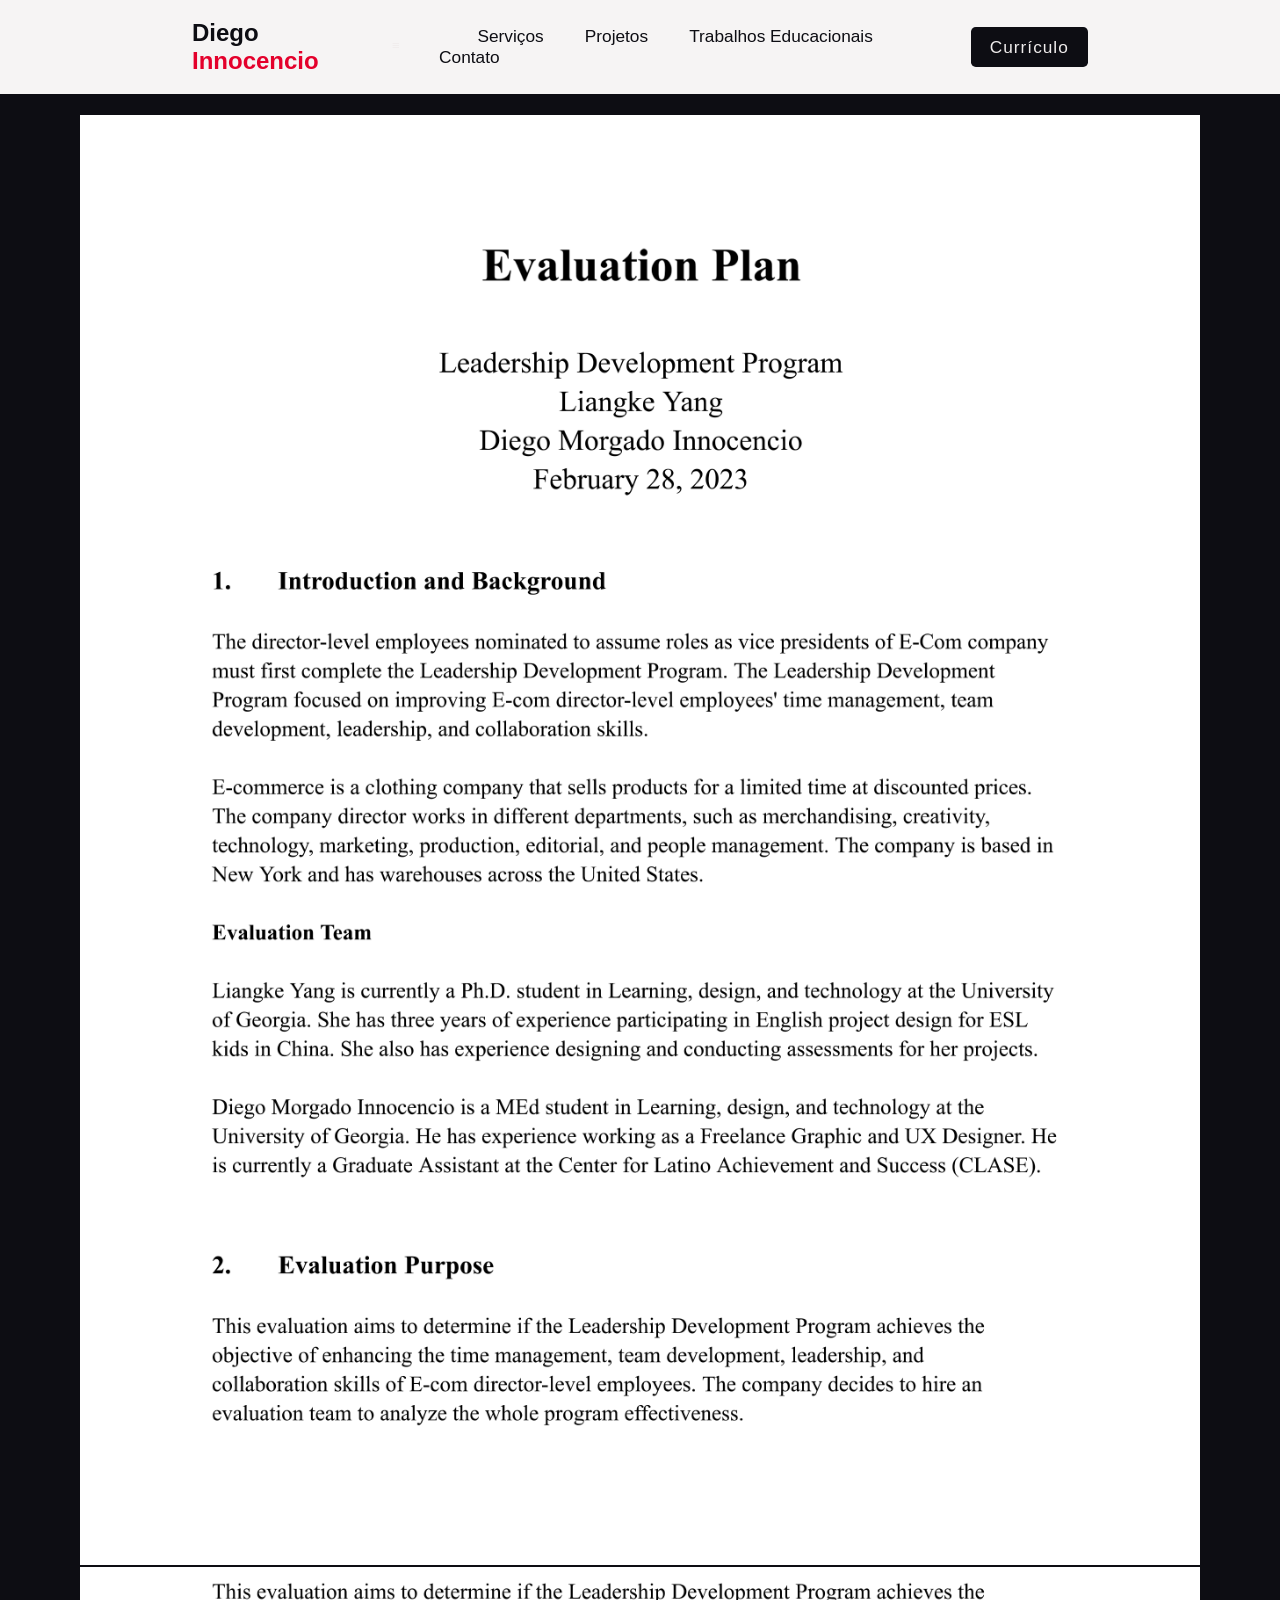
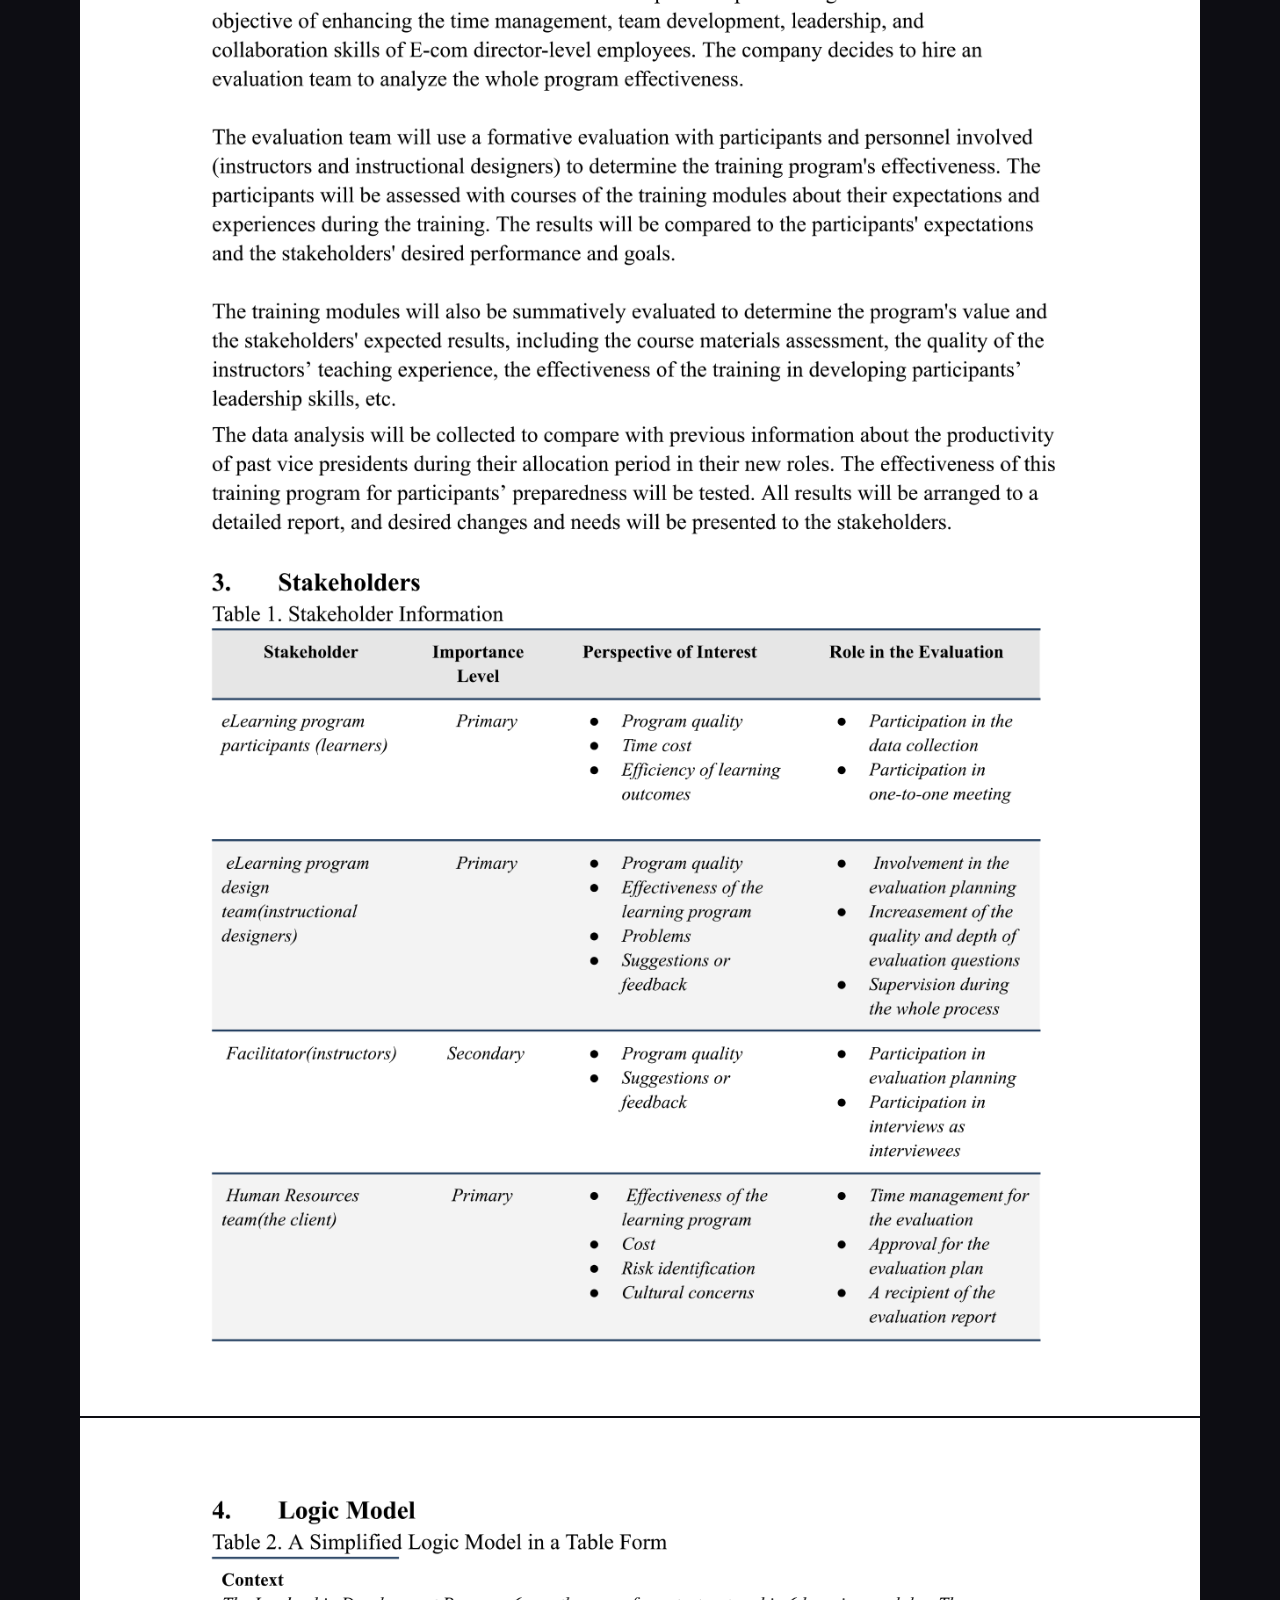
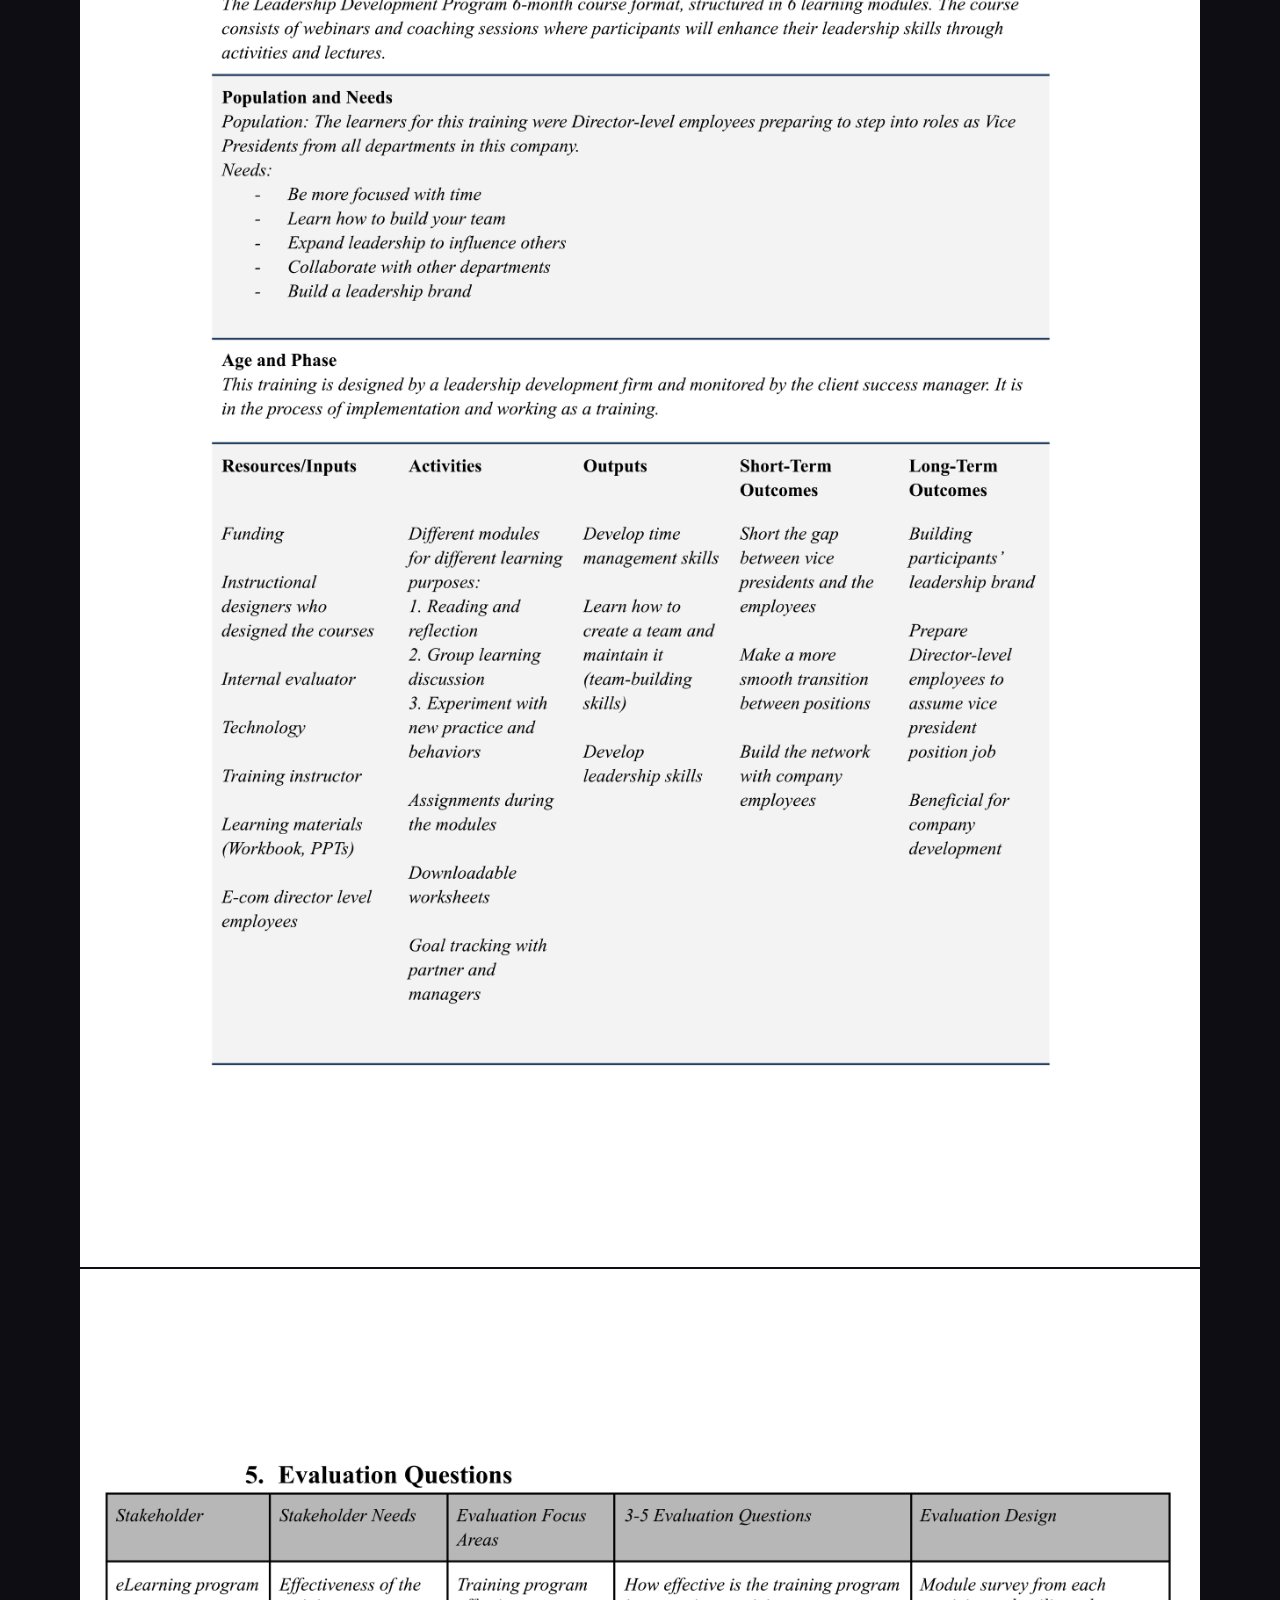
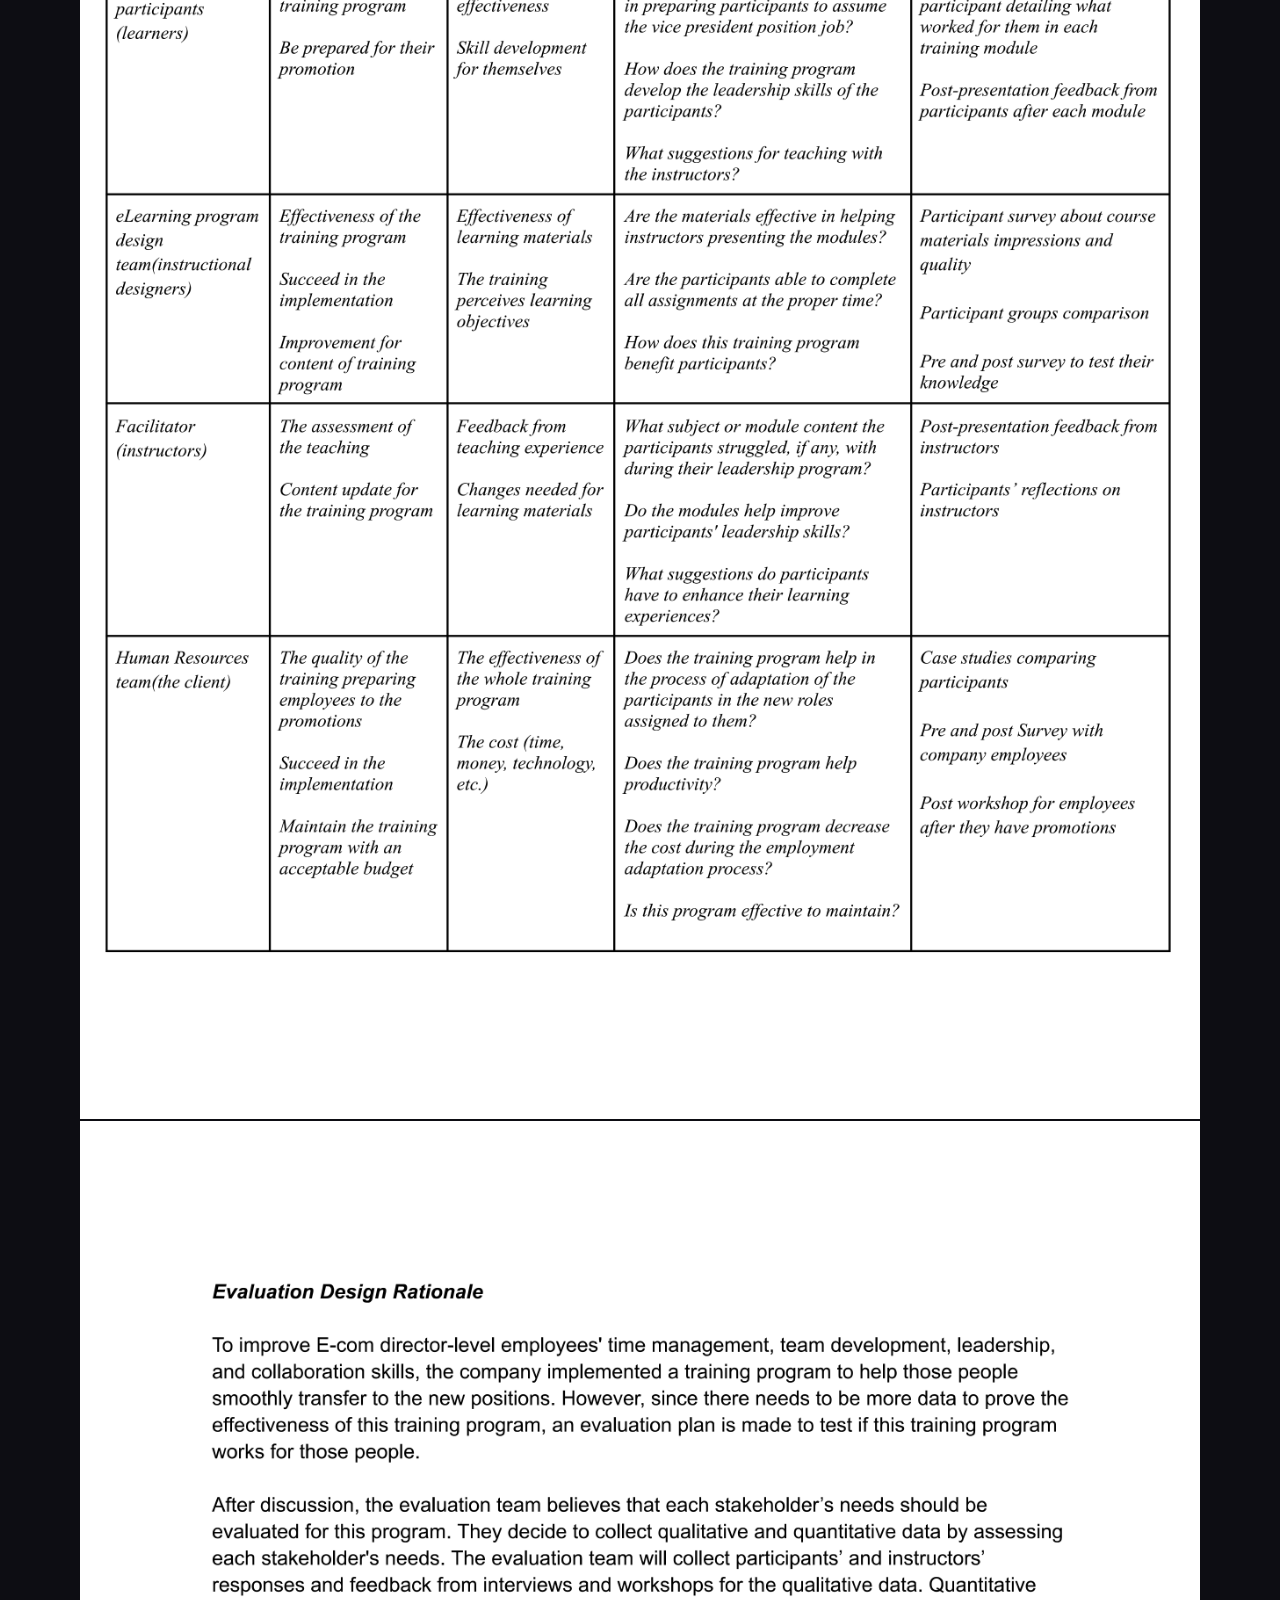
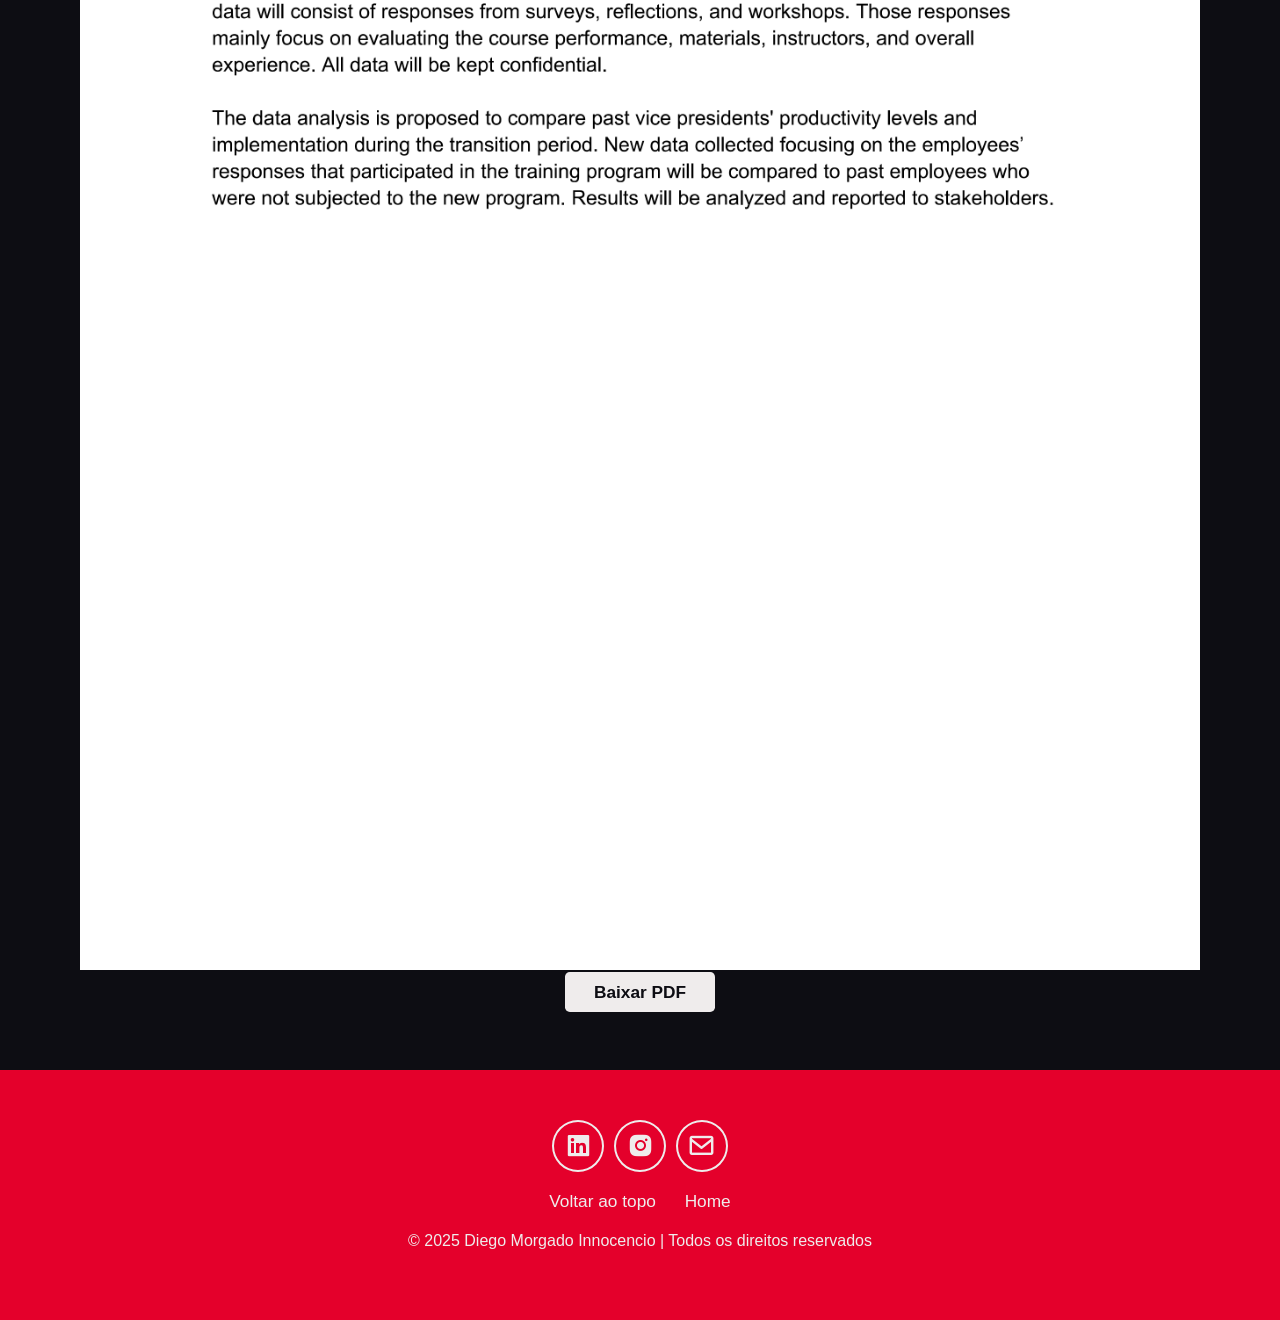
<file: Trabalho_Plano_de_Avaliacao.html>
<!DOCTYPE html>
<html lang="en">
<head>
    <meta charset="UTF-8">
    <meta name="viewport" content="width=device-width, initial-scale=1.0">
    <title>Projeto_UGA</title>
    <link rel="stylesheet" href="portfolio stylus.css">
    <link href='https://unpkg.com/boxicons@2.1.4/css/boxicons.min.css' rel='stylesheet'>

</head>


<body>
        <header class="header">
                <a href="index.html" class="Logo">
                    Diego <span>Innocencio</span> 
                </a>

                <i class="bx bx-menu" id="menu-icon"></i>    

                <Nav class="navbar">
                    <a href="index.html"</a>
                    <a href="index.html#serviços">Serviços</a>
                    <a href="index.html#projetos">Projetos</a>
                    <a href="index.html#trabalhos-educacionais">Trabalhos Educacionais</a>
                    <a href="index.html#contato">Contato</a>
                </Nav>

                <a href="Files/Designer educacional Diego Innocencio.pdf"
                class="Gradient-button" target="_blank"    rel="noopener noreferrer">Currículo</a>
        </header>
        


        <section class="trabalhos-educacionais-pagina" id="trabalhos-educacionais-pagina">
            <div class="trabalhos-educacionais-pagina-content"> 

                <div class="trabalho-pagina-img">
                    <img src="trabalhos-educacionais/Trabalho_Plano_de_Avaliação/01.png" alt="Foto Diego Innocencio">
                </div>

                <div class="trabalho-pagina-img">
                    <img src="trabalhos-educacionais/Trabalho_Plano_de_Avaliação/02.png" alt="Foto Diego Innocencio">
                </div>

                <div class="trabalho-pagina-img">
                    <img src="trabalhos-educacionais/Trabalho_Plano_de_Avaliação/03.png" alt="Foto Diego Innocencio">
                </div>

                <div class="trabalho-pagina-img">
                    <img src="trabalhos-educacionais/Trabalho_Plano_de_Avaliação/04.png" alt="Foto Diego Innocencio">
                </div>

                <div class="trabalho-pagina-img">
                    <img src="trabalhos-educacionais/Trabalho_Plano_de_Avaliação/05.png" alt="Foto Diego Innocencio">
                </div>

                <div class="trabalhos-educacionais-pdf-download">
                    <a href="trabalhos-educacionais/Trabalho_Plano_de_Avaliação/Plano de Avaliação.pdf" 
                    class="button" 
                    download="Plano de Avaliação">
                        Baixar PDF</a>
                </div>
            </div>
        </section>

        <footer class="footer">

            <div class="social-icons">
                <a href="https://www.linkedin.com/in/diegomorgadoinnocencio/" 
                target="_blank" 
                rel="noopener noreferrer" 
                aria-label="LinkedIn">
                    <i class="bx bxl-linkedin-square"></i>
                </a>

                <a href="https://www.instagram.com/diinnocencio/" 
                target="_blank" 
                rel="noopener noreferrer" 
                aria-label="Instagram">
                    <i class="bx bxl-instagram-alt"></i>
                </a>

                <a href="mailto:diinnocencio@gmail.com" aria-label="Email">
                        <i class="bx bx-envelope"></i>
                    </a>
            </div>

            <ul class="list">
                <li>
                    <a href="#top">Voltar ao topo</a>
                </li>
                <li>
                    <a href="index.html">Home</a>
                </li>
            </ul>

            <p class="copyright">
                © 2025 Diego Morgado Innocencio | Todos os direitos reservados
            </p>

        </footer>

</body>
</html>
</file>
<file: portfolio stylus.css>
*{
margin: 0;
padding: 0;
box-sizing: border-box;
text-decoration: none;
scroll-behavior: smooth;
font-family: Arial, Helvetica, sans-serif;
}

:root {
    --bg-color: rgb(13, 13, 19); 
    --second-bg-color: rgb(64, 31, 118);
    --complement-color: rgb(130, 74, 161);
    --neutral-color: rgb(214, 210, 196);
    --text-color:rgb(239, 236, 236);
    --main-color:rgb(228, 0, 43);
}

html{
    font-size: 60%;
    overflow-x: clip;
}

body{
    background-color: var(--bg-color);
    color: var(--text-color);
}

.header{
    position: fixed;
    width: 100%;
    top: 0;
    left: 0;
    padding: 2rem 15%;
    background: rgba(246, 244, 244);
    backdrop-filter: blur(10px);
    display: flex;
    justify-content: space-between;
    align-items: center;
    z-index: 1000;
}

.Logo{
    font-size: 2.5rem;
    color: var(--bg-color);
    font-weight: 800;
    cursor: pointer;
    transition: 0.3s ease-in-out;
}

.Logo:hover{
    transform: scale(1.1);
}

span{
    background: var(--main-color);
    background-clip: text;
    color: transparent;
}

.navbar a {
    font-size: 1.8rem;
    color: var(--bg-color);
    margin-left: 4rem;
    font-weight: 500;
    transition: 0.3s ease-in-out;
    border-bottom: 3px solid transparent;
}

.navbar a:hover {
    color: var(--main-color);
    border-bottom: 3px solid var(--main-color);
}

.Gradient-button{
    display: inline-block;
    font-size: 1.8rem;
    padding: 1rem 2rem;
    border-radius: .5rem;
    background: var(--bg-color);
    letter-spacing: 1px;
    cursor: pointer;
    transition: 0.3s ease-in-out;
    color: var(--text-color);
    border: none; 
    text-decoration: none;  
    text-wrap: nowrap;
}

.Gradient-button:hover{
        background: var(--main-color);
        color: white;
}

section{
    min-height: 100vh;
    padding: 10rem 15%;
}

.home{
    display: flex;
    align-items: center;
    justify-content: center;
    gap: 15rem;
}

.home-content{
    display: flex;
    flex-direction: column;
    align-items: flex-end;
    text-align: right;
}

.home-content h1{
    font-size: 8rem;
    font-weight: 700;
    margin-top: 1.5rem;
    line-height: 1;
}

.home-content h3{
    margin: 1rem 0;
    font-size: 4rem;
}

.home-content p{
    font-size: 1.5rem;
    font-weight: 500;
    line-height: 1.8;
}

.home-img img{
    width: 32vw;
    height: 32vw;                   /* ⭐ igual à largura = quadrado */
    max-width: 400px;               /* ⭐ limite em telas grandes */
    max-height: 400px;
    object-fit: cover;              /* ⭐ preenche sem distorcer */
    border-radius: 0;   
     display: block;
    border-radius: 50%;
}



.home .social-icons a{
    display: inline-flex;          /* ⭐ centraliza o ícone */
    justify-content: center;
    align-items: center;
    width: 5rem;                    /* ⭐ largura fixa */
    height: 5rem;                   /* ⭐ igual à largura = círculo perfeito */
    font-size: 2.5rem;              /* ⭐ ajuste o ícone ao tamanho */
    background: transparent;
    border: 2px solid var(--text-color);
    border-radius: 50%;             /* ⭐ círculo */
    color: var(--text-color);
    margin: 2rem .5rem;
    padding: 0;                     /* ⭐ padding não é mais necessário */
    transition: 0.3s ease-in-out;
}

.home .social-icons a:hover{  
    background-color: var(--main-color);
    border: 2px solid var(--main-color);
    transform: scale(1.2) translateY(-5px);
}

.button-group{
    display: flex;
    gap: 1.5rem;
}

.button{
    display: inline-block;
    padding: 1rem 3rem;
    background-color: var(--text-color);
    color: var(--bg-color);
    border-radius: .5rem;
    font-size: 1.8rem;
    font-weight: 600;
    transition: 0.3s ease-in-out;
}

.button:hover{
    transform: scale(1.05);
    background-color: var(--main-color);
    color: var(--text-color);    
}



.heading{
    text-align: center;
    font-size: 7rem;
    margin:  5rem 0;
}

.serviços{
    background-color: var(--bg-color);
    color: var(--bg-color);
}

.serviços h2{
    color: var(--text-color);
}

.serviços-container{
    display: grid;
    grid-template-columns: repeat(auto-fit, minmax(300px, 1fr));
    align-items: center;
    gap: 2rem;
}

.serviços-box{
    display: flex;
    justify-content: center;
    align-items: center;
    background-color: var(--main-color);
    height: 550px;
    max-width: 350px;             /* ⭐ limita a largura total do grid */
    margin: 0 auto;   
    border-radius: 3rem;
    cursor: pointer;
    border: 5px solid transparent;
    transition: 0.4s ease-in-out;
}

.serviços-box:hover{
    background-color: var(--text-color);
    color: var(--bg-color);
    border: solid var(--main-color);
    transform: scale(1.05);
}

.serviços-info{
    display: flex;
    flex-direction: column;
    justify-content: center;
    align-items: center;
    gap: 2.5rem;
    padding: 2rem;
}

.serviços-info h4{
    text-align: center;
    font-size: 4rem;
    margin: 0;
    font-weight: 800;
}

.serviços-info p{
    text-align: center;
    font-size: 1.5rem;
    font-weight: 600;
    line-height: 2;
    margin: 0;

}

.serviços-info img{
    width: 130px;
    height: 130px;
    object-fit: cover;
}


.projetos{
    background-color: var(--bg-color);
    }

.projetos-box{
    display: grid;
    grid-template-columns: repeat(auto-fit, minmax(300px, 1fr));
    margin: 0 auto;   
    place-items: center;
    gap: 3rem;
    row-gap: 5rem;
}

.projetos-card{
    display: flex;
    flex-direction: column;
    align-items: center;
    justify-content: center;
    text-align: center;
    background-color: var(--bg-color);
    border: 2px solid var(--main-color);
    width: 350px;                 /* ✅ fixed lateral size */
    min-width: 300px;             /* ✅ prevents flex/grid from shrinking it */
    max-width: 300px;             /* ✅ hard cap */
    min-height: 550px;
    box-sizing: border-box;       /* ✅ padding + border stay inside 350px */
    border-radius: 3rem;
    gap: 2rem;
    padding: 2.5rem;
    overflow: hidden;
    cursor: pointer;
    transition: 0.3s ease-in-out;
}

.projetos-card:hover{
    background-color: var(--main-color);
    color: var(--text-color);
    transform: scale(1.05);
}

.projetos-card img{
    width: 100%;
    max-width: 300px;
    aspect-ratio: 1/1;
    object-fit: cover;
    border-radius: 2rem;
}

.projetos-card h3{
    font-size: 3rem;
    margin: 0%;
}

.projetos-card p{
    font-size: 1.6rem;
}

.projetos .button{
    background-color: var(--text-color);
    color: var(--bg-color);
}

.projetos .button:hover{
    background-color: var(--bg-color);
    color: var(--text-color);
}


.trabalhos-educacionais{
    background-color: var(--bg-color);
    }

.trabalhos-educacionais-box{
    display: grid;
    grid-template-columns: repeat(auto-fit, minmax(300px, 1fr));
    place-items: center;
    gap: 3rem;
    row-gap: 5rem;
}

.trabalhos-educacionais-card{
    display: flex;
    flex-direction: column;
    align-items: center;
    justify-content: center;
    text-align: center;
    width: 300px;                 /* ✅ fixed lateral size */
    min-width: 300px;             /* ✅ prevents flex/grid from shrinking it */
    min-height: 600px;
    box-sizing: border-box;       /* ✅ padding + border stay inside 350px */
    background-color: var(--bg-color);
    border: 2px solid var(--main-color);
    border-radius: 3rem;
    gap: 2rem;
    padding: 2.5rem;
    overflow: hidden;
    cursor: pointer;
    transition: 0.3s ease-in-out;
   
}

.trabalhos-educacionais-card:hover{
    background-color: var(--main-color);
    color: var(--text-color);
    transform: scale(1.05);
}

.trabalhos-educacionais-card img{
    width: 100%;
    max-width: 300px;
    aspect-ratio: 1/1;
    object-fit: cover;
    border-radius: 2rem;
}

.trabalhos-educacionais-card h3{
    font-size: 2rem;
    margin: 0%;
}

.trabalhos-educacionais-card p{
    font-size: 1.6rem;
}

.trabalhos-educacionais .button{
    background-color: var(--text-color);
    color: var(--bg-color);
}

.trabalhos-educacionais .button:hover{
    background-color: var(--bg-color);
    color: var(--text-color);
}


.footer{
    width: 100%;
    background-color: var(--main-color);
    padding: 50px 0;
}

.footer .social-icons{
    display: flex;
    justify-content: center;  
    gap: 1rem;                   
    margin-bottom: 2rem;
}

.footer .social-icons a{
    display: inline-flex;
    justify-content: center;
    align-items: center;
    font-size: 3rem;
    padding: 1rem;
    background: transparent;
    border: 2px solid var(--text-color);
    border-radius: 50%;
    color: var(--text-color);
    margin: 0;                 
    transition: color 0.3s ease-in-out, background-color 0.3s ease-in-out, transform 0.3s ease-in-out;
}

.footer .social-icons a:hover{
    color: var(--bg-color);
    background-color: var(--text-color);
    border-color: var(--text-color);
    transform: scale(1.2) translateY(-5px);
}

.footer ul{
    display: flex;
    justify-content: center;        
    gap: 3rem;
    margin: 0 auto;             
    padding: 0;                     
    list-style: none;
    font-size: 1.8rem;
    text-align: center;
    flex-wrap: wrap;               
}

.footer ul li a{
    color: var(--text-color);
    border-bottom: 3px solid transparent;
    transition: border-color 0.3s ease-in-out, color 0.3s ease-in-out;
}

.footer ul li a:hover{
    border-bottom: 3px solid var(--bg-color);
    color: var(--bg-color);
}

.footer .copyright{
    text-align: center;
    margin-top: 20px;
    margin-bottom: 20px; 
    font-size: 16px;
    color: var(--text-color);
}


.projeto-pagina-img{
    background-color: var(--bg-color);
}

.projeto-pagina-content{
  display: flex;
  flex-direction: column;
  gap: 0px; /* Removes space between flex items */
  align-items: center; /* Optional: aligns images vertically */
}

.projeto-pagina-img img{
  display: block; /* Removes the bottom baseline gap of inline elements */
  max-width: 100%; /* Ensures the image doesn't overflow its container */
  height: auto;   /* Maintains aspect ratio */
  object-fit: contain;
}

.projeto-pagina-video-youtube{
    width: 100%;
    max-width: 1120px;
    aspect-ratio: 1120/630;
    margin: 0; 
}

.projeto-pagina-video-youtube iframe{
    width: 100%;
    height: 100%;
    border: 0;
    display: block;
}

.trabalhos-educacionais-pagina-video-youtube{
    width: 100%;
    max-width: 1120px;
    aspect-ratio: 1120/630;
    margin: 0; 
}

.trabalhos-educacionais-pagina-video-youtube iframe{
    width: 100%;
    height: 100%;
    border: 0;
    display: block;
}

.trabalhos-educacionais-pagina{
    min-height: 100vh;
    padding: 12rem 5% 6rem;        
    background-color: var(--bg-color);
}

.trabalhos-educacionais-pagina-content{
    width: 100%;
    max-width: 1120px;
    margin: 0 auto;   
    display: flex;
    flex-direction: column;
    gap: 3rem;
    align-items: center;
}

.trabalhos-educacionais-pagina-img{
    background-color: var(--bg-color);
}

.trabalhos-educacionais-pagina-content{
  display: flex;
  flex-direction: column;
  gap: 0px; /* Removes space between flex items */
  align-items: center; /* Optional: aligns images vertically */
}

.trabalhos-educacionais-pagina-img img{
  display: block; /* Removes the bottom baseline gap of inline elements */
  max-width: 100%; /* Ensures the image doesn't overflow its container */
  height: auto;   /* Maintains aspect ratio */
  object-fit: contain;
}

.trabalhos-educacionais-pagina-pdf-exibir iframe{
    width: 100%;
    height: 100%;
    border: 0;
    display: block;
}


/* ---------- Port para Mobile---------- */

img {
    max-width: 100%;
    height: auto;
}

@media (max-width: 1200px) {

.navbar{
        display: none;
    }

 .home{
        flex-direction: column-reverse;
        margin: 5rem 0;
        gap: 5rem;
    }

    .home-content{
        align-items: center;
        text-align: center;
    }
    
    .home-img{
        width: 50vw;
        margin: auto;
        display: flex;
        justify-content: center;
    }

        html {
        font-size: 55%;
    }

    .header {
        padding: 2rem 5%;
    }

    section {
        padding: 8rem 5%;
    }

    .home {
        gap: 5rem;
    }

    .home-content h1 {
        font-size: 6rem;
    }

    .home-content h3 {
        font-size: 3rem;
    }

        .heading {
        font-size: 5.5rem;
        margin: 3rem 0;
    }

    .home .social-icons{
    display: flex;
    flex-direction: row;  
    justify-content: center;    
    align-items: center;
    gap: 1.5rem;                
    width: 100%;
    }


.serviços-container{
        grid-template-columns: 1fr;
        gap: 2rem;
        row-gap: 3rem;
    }

.projetos-box {
        grid-template-columns: 1fr;
        gap: 2rem;
        row-gap: 3rem;
    }

.trabalhos-educacionais-box {
        grid-template-columns: 1fr;
        gap: 2rem;
        row-gap: 3rem;
    }

}

.trabalho-pagina-text{
    display: flex;
    flex-direction: column;
    align-items: left;
    text-align: left;
    gap: 2rem;
    margin: 10rem;
    margin-bottom: 2rem;
}

.trabalho-pagina-text h1{
    font-size: 5rem;
    font-weight: 700;
    margin-top: 1.5rem;
    line-height: 1;
}

.trabalho-pagina-text p{
    font-size: 2rem;
    font-weight: 500;
    line-height: 1.8;
}

    /* ============================================================
   MOBILE MAIN STREAM — 375px a 480px
   iPhone 12/13/14/15, Galaxy S21+, Pixel 6+
   ============================================================ */
@media (max-width: 480px) {

    /* ---- BASE ---- */
    html {
        font-size: 50%;
    }

    section {
        padding: 8rem 5% 4rem;
        min-height: auto;
    }

    .heading {
        font-size: 3.8rem;
        margin: 2rem 0;
    }

    /* ---- HEADER ---- */
    .header {
        padding: 1.5rem 5%;
    }

    .Logo {
        font-size: 2rem;
    }

    /* botão currículo menor */
    .Gradient-button {
        font-size: 1.3rem;
        padding: 0.7rem 1.2rem;
    }

    /* ---- HOME ---- */
    .home {
        flex-direction: column;
        gap: 3rem;
        padding-top: 10rem;
        text-align: center;
    }

    .home-content {
        align-items: center;
        text-align: center;
        width: 100%;
    }

    .home-content h1 {
        font-size: 4rem;
        line-height: 1.2;
    }

    .home-content h3 {
        font-size: 2.2rem;
    }

    .home-content p {
        font-size: 1.5rem;
        line-height: 1.7;
        padding: 0 1rem;
    }

    
    /* botões sociais + email empilhados */
    .social-and-button {
        flex-direction: column;
        justify-content: center;
        align-items: center;
        gap: 1.5rem;
        width: 100%;
        margin: 2rem auto 0;
    }

    .home .social-icons {
        display: flex;
        justify-content: center;
        gap: 1rem;
    }

    .home .social-icons a {
        font-size: 2.5rem;
        padding: 0.8rem;
        margin: 0;
    }

    .button-group {
        justify-content: center;
    }

    .button {
        font-size: 1.6rem;
        padding: 1rem 2.5rem;
    }

    /* ---- SERVIÇOS ---- */
    
    .serviços-box {
        height: auto;
        min-height: 400px;
        max-width: 300px;
        min-width: 300px;
        padding: 1.5rem;
        border-radius: 2rem;
    }

    .serviços-info {
        gap: 1.5rem;
        padding: 1.5rem;
    }

    .serviços-info h4 {
        font-size: 2.8rem;
    }

    .serviços-info p {
        font-size: 1.8rem;
        line-height: 1.8rem;
    }

    .serviços-info img {
        width: 90px;
        height: 90px;
    }

    /* ---- PROJETOS ---- */

        .projetos-card {
        min-width: 300px;             /* ✅ prevents flex/grid from shrinking it */
        max-width: 300px;             /* ✅ hard cap */
        padding: 2rem 1.5rem;
        border-radius: 2rem;
        gap: 1.5rem;
    }

    .projetos-card img {
        max-width: 220px;
    }

    .projetos-card h3 {
        font-size: 2.4rem;
    }

    .projetos-card p {
        font-size: 1.4rem;
        line-height: 1.7;
    }

    /* ---- TRABALHOS EDUCACIONAIS ---- */
    
    .trabalhos-educacionais-card {
        min-width: 300px;             /* ✅ hard cap */
        max-width: 300px;             /* ✅ hard cap */
        padding: 2rem 1.5rem;
        border-radius: 2rem;
        gap: 1.5rem;
    }

    .trabalhos-educacionais-card img {
        max-width: 220px;
    }

    .trabalhos-educacionais-card h3 {
        font-size: 1.9rem;
        line-height: 1.3;
    }

    .trabalhos-educacionais-card p {
        font-size: 1.4rem;
        line-height: 1.7;
    }

    
    /* ---- FOOTER ---- */
    .footer {
        padding: 3rem 5%;
    }

    .footer .social-icons a {
        font-size: 2.5rem;
        padding: 0.8rem;
    }

    .footer ul {
        gap: 1.5rem;
        font-size: 1.5rem;
        flex-direction: column;
    }

    .footer .copyright {
        font-size: 1.3rem;
        margin: 1.5rem 0;
        padding: 0 5%;
    }

    /* ---- PÁGINAS DE PROJETO ---- */
    .trabalhos-educacionais-pagina {
        padding: 10rem 4% 4rem;
    }

    .trabalhos-educacionais-pagina-pdf-exibir {
        height: 70vh;
        min-height: 400px;
        border-radius: 1rem;
        border-width: 2px;
    }

    .projeto-pagina-video-youtube,
    .trabalhos-educacionais-pagina-video-youtube {
        max-width: 100%;
        aspect-ratio: 16/9;
        border-radius: 1rem;
    }
}

/* ============================================================
   COMPACT MOBILE — 320px a 374px
   iPhone SE (1ª geração), Galaxy A01, phones antigos
   ============================================================ */
@media (max-width: 374px) {

    html {
        font-size: 45%;
    }

    section {
        padding: 7rem 4% 3rem;
    }

    .heading {
        font-size: 3rem;
    }

    /* header compacto */
    .header {
        padding: 1.2rem 4%;
    }

    .Logo {
        font-size: 1.7rem;
    }

    
    .Gradient-button {
        font-size: 1.2rem;
        padding: 0.6rem 1rem;
    }

        /* home */
    .home-content h1 {
        font-size: 3.2rem;
    }

    .home-content h3 {
        font-size: 1.8rem;
    }

    .home-content p {
        font-size: 1.3rem;
    }

    .home-img img {
        width: 70vw;
        height: 70vw;
    }

    /* botões */
    .button {
        font-size: 1.4rem;
        padding: 0.8rem 2rem;
    }

    /* cards */
    .serviços-info h4 {
        font-size: 2.2rem;
    }

    .serviços-info p,
    .projetos-card p,
    .trabalhos-educacionais-card p {
        font-size: 1.2rem;
    }

    .projetos-card h3 {
        font-size: 2rem;
    }

    .trabalhos-educacionais-card h3 {
        font-size: 1.8rem;
    }

    .projetos-card img,
    .trabalhos-educacionais-card img {
        max-width: 180px;
    }

    /* footer */
    .footer ul {
        gap: 1rem;
        font-size: 1.3rem;
    }

    .footer .copyright {
        font-size: 1.1rem;
    }
}
</file>
